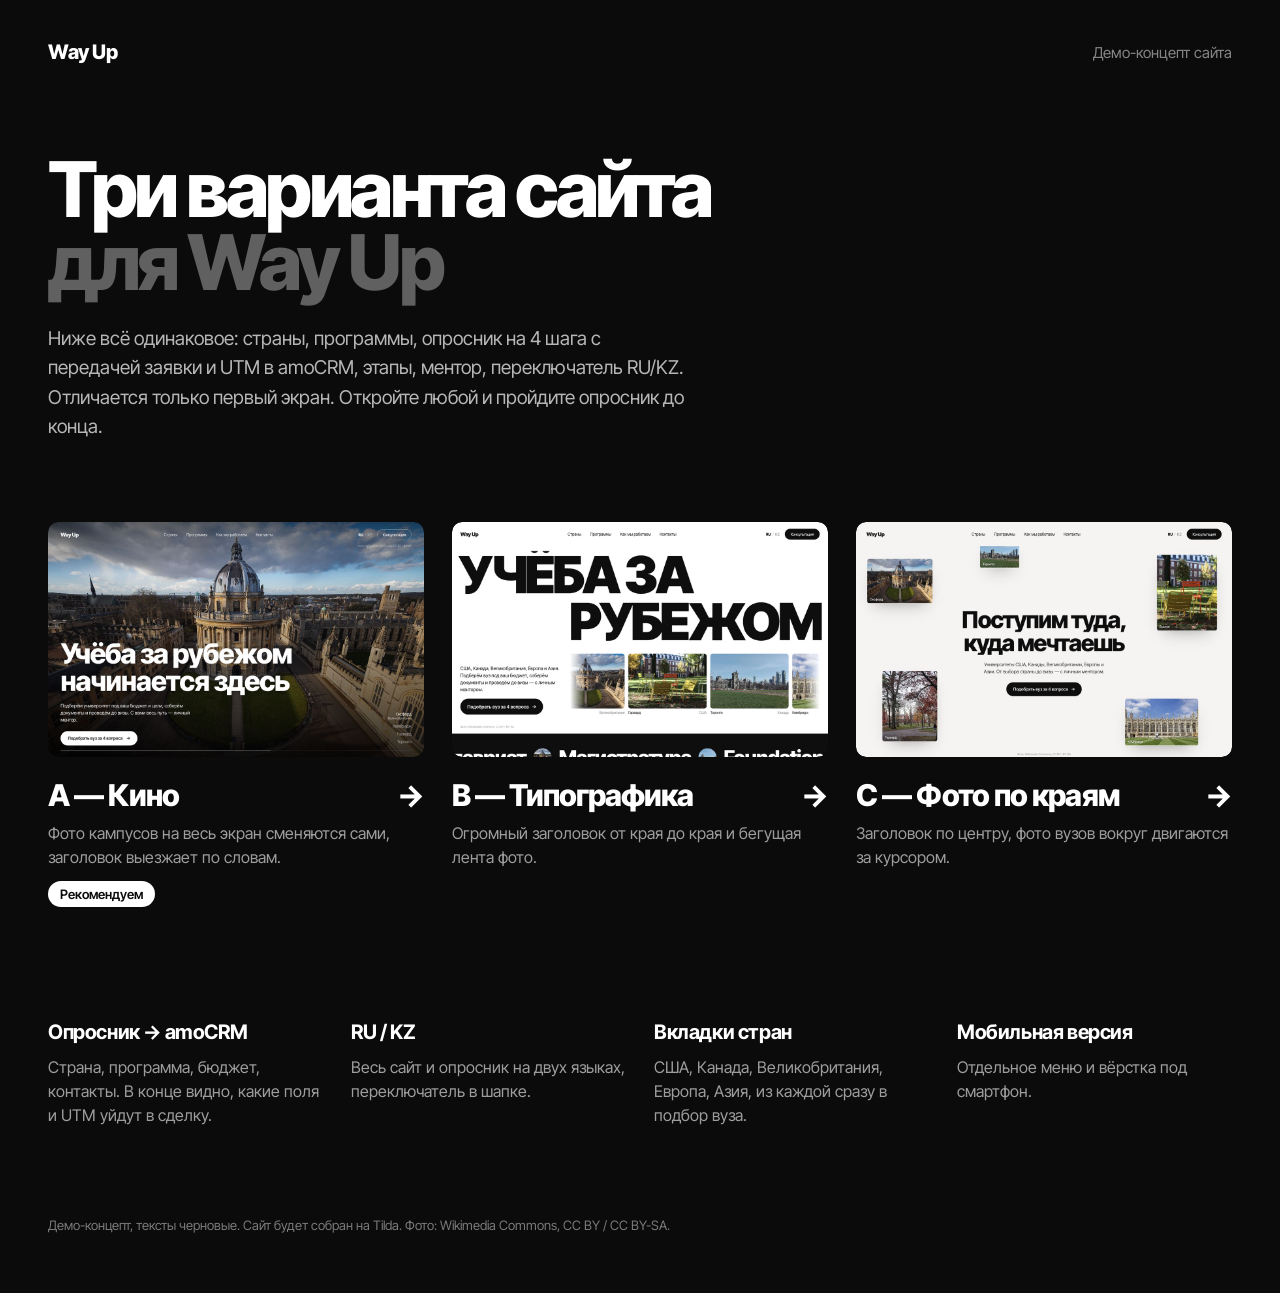
<file: index.html>
<!DOCTYPE html><html lang="ru"><head><meta charset="utf-8"><meta name="viewport" content="width=device-width,initial-scale=1">
<title>Way Up — демо сайта, 3 варианта</title>
<meta name="description" content="Way Up Global Education — демо-концепт сайта: три варианта первого экрана, опросник с передачей в amoCRM, RU/KZ.">
<link rel="icon" href="data:image/svg+xml,%3Csvg xmlns=%22http://www.w3.org/2000/svg%22 viewBox=%220 0 32 32%22%3E%3Crect width=%2232%22 height=%2232%22 rx=%226%22 fill=%22%230b0b0c%22/%3E%3Ctext x=%2216%22 y=%2223%22 font-size=%2218%22 font-family=%22Arial%22 font-weight=%22700%22 fill=%22white%22 text-anchor=%22middle%22%3EW%3C/text%3E%3C/svg%3E">
<link rel="preconnect" href="https://fonts.googleapis.com"><link rel="preconnect" href="https://fonts.gstatic.com" crossorigin>
<link href="https://fonts.googleapis.com/css2?family=Inter+Tight:wght@400;500;600;800&display=swap" rel="stylesheet">
<style>
*{box-sizing:border-box;margin:0;padding:0}
body{font-family:"Inter Tight",system-ui,sans-serif;background:#0b0b0c;color:#fff;-webkit-font-smoothing:antialiased;padding:40px 48px 60px}
a{color:inherit;text-decoration:none}
header{display:flex;justify-content:space-between;align-items:center;font-size:15px}
header b{font-weight:800;font-size:20px;letter-spacing:-.02em}
header span{opacity:.5}
h1{font-weight:800;font-size:clamp(40px,6vw,96px);letter-spacing:-.045em;line-height:.95;margin:90px 0 24px;max-width:13ch}
h1 i{font-style:normal;opacity:.35}
.lead{font-size:19px;line-height:1.55;opacity:.7;max-width:640px;margin-bottom:80px}
.grid{display:grid;grid-template-columns:repeat(3,1fr);gap:28px}
.v img{width:100%;aspect-ratio:16/10;object-fit:cover;border-radius:10px;display:block;transition:transform .6s cubic-bezier(.2,.8,.2,1)}
.v .im{overflow:hidden;border-radius:10px}
.v:hover img{transform:scale(1.04)}
.v h2{font-weight:800;font-size:30px;letter-spacing:-.03em;margin-top:20px;display:flex;justify-content:space-between}
.v h2 i{font-style:normal;transition:transform .3s}.v:hover h2 i{transform:translateX(6px)}
.v p{font-size:16px;line-height:1.5;opacity:.6;margin-top:8px}
.v small{display:inline-block;margin-top:12px;font-size:13px;font-weight:600;background:#fff;color:#0b0b0c;padding:5px 12px;border-radius:999px}
.feat{display:grid;grid-template-columns:repeat(4,1fr);gap:28px;margin-top:110px;font-size:16px;line-height:1.5}
.feat b{display:block;font-size:20px;letter-spacing:-.02em;margin-bottom:8px}
.feat span{opacity:.6}
footer{margin-top:90px;font-size:13px;opacity:.45}
@media(max-width:900px){body{padding:20px 20px 40px}.grid,.feat{grid-template-columns:1fr;gap:44px}h1{margin-top:60px}.lead{margin-bottom:50px;font-size:17px}.feat{margin-top:70px;gap:26px}}
</style></head><body>
<header><b>Way Up</b><span>Демо-концепт сайта</span></header>
<h1>Три варианта сайта <i>для Way Up</i></h1>
<p class="lead">Ниже всё одинаковое: страны, программы, опросник на 4 шага с передачей заявки и UTM в amoCRM, этапы, ментор, переключатель RU/KZ. Отличается только первый экран. Откройте любой и пройдите опросник до конца.</p>
<div class="grid">
  <a class="v" href="hero/a.html"><div class="im"><img src="preview/a.jpg" alt="Вариант A"></div><h2>A — Кино <i>→</i></h2><p>Фото кампусов на весь экран сменяются сами, заголовок выезжает по словам.</p><small>Рекомендуем</small></a>
  <a class="v" href="hero/b.html"><div class="im"><img src="preview/b.jpg" alt="Вариант B"></div><h2>B — Типографика <i>→</i></h2><p>Огромный заголовок от края до края и бегущая лента фото.</p></a>
  <a class="v" href="hero/c.html"><div class="im"><img src="preview/c.jpg" alt="Вариант C"></div><h2>C — Фото по краям <i>→</i></h2><p>Заголовок по центру, фото вузов вокруг двигаются за курсором.</p></a>
</div>
<div class="feat">
  <div><b>Опросник → amoCRM</b><span>Страна, программа, бюджет, контакты. В конце видно, какие поля и UTM уйдут в сделку.</span></div>
  <div><b>RU / KZ</b><span>Весь сайт и опросник на двух языках, переключатель в шапке.</span></div>
  <div><b>Вкладки стран</b><span>США, Канада, Великобритания, Европа, Азия, из каждой сразу в подбор вуза.</span></div>
  <div><b>Мобильная версия</b><span>Отдельное меню и вёрстка под смартфон.</span></div>
</div>
<footer>Демо-концепт, тексты черновые. Сайт будет собран на Tilda. Фото: Wikimedia Commons, CC BY / CC BY-SA.</footer>
</body></html>
</file>
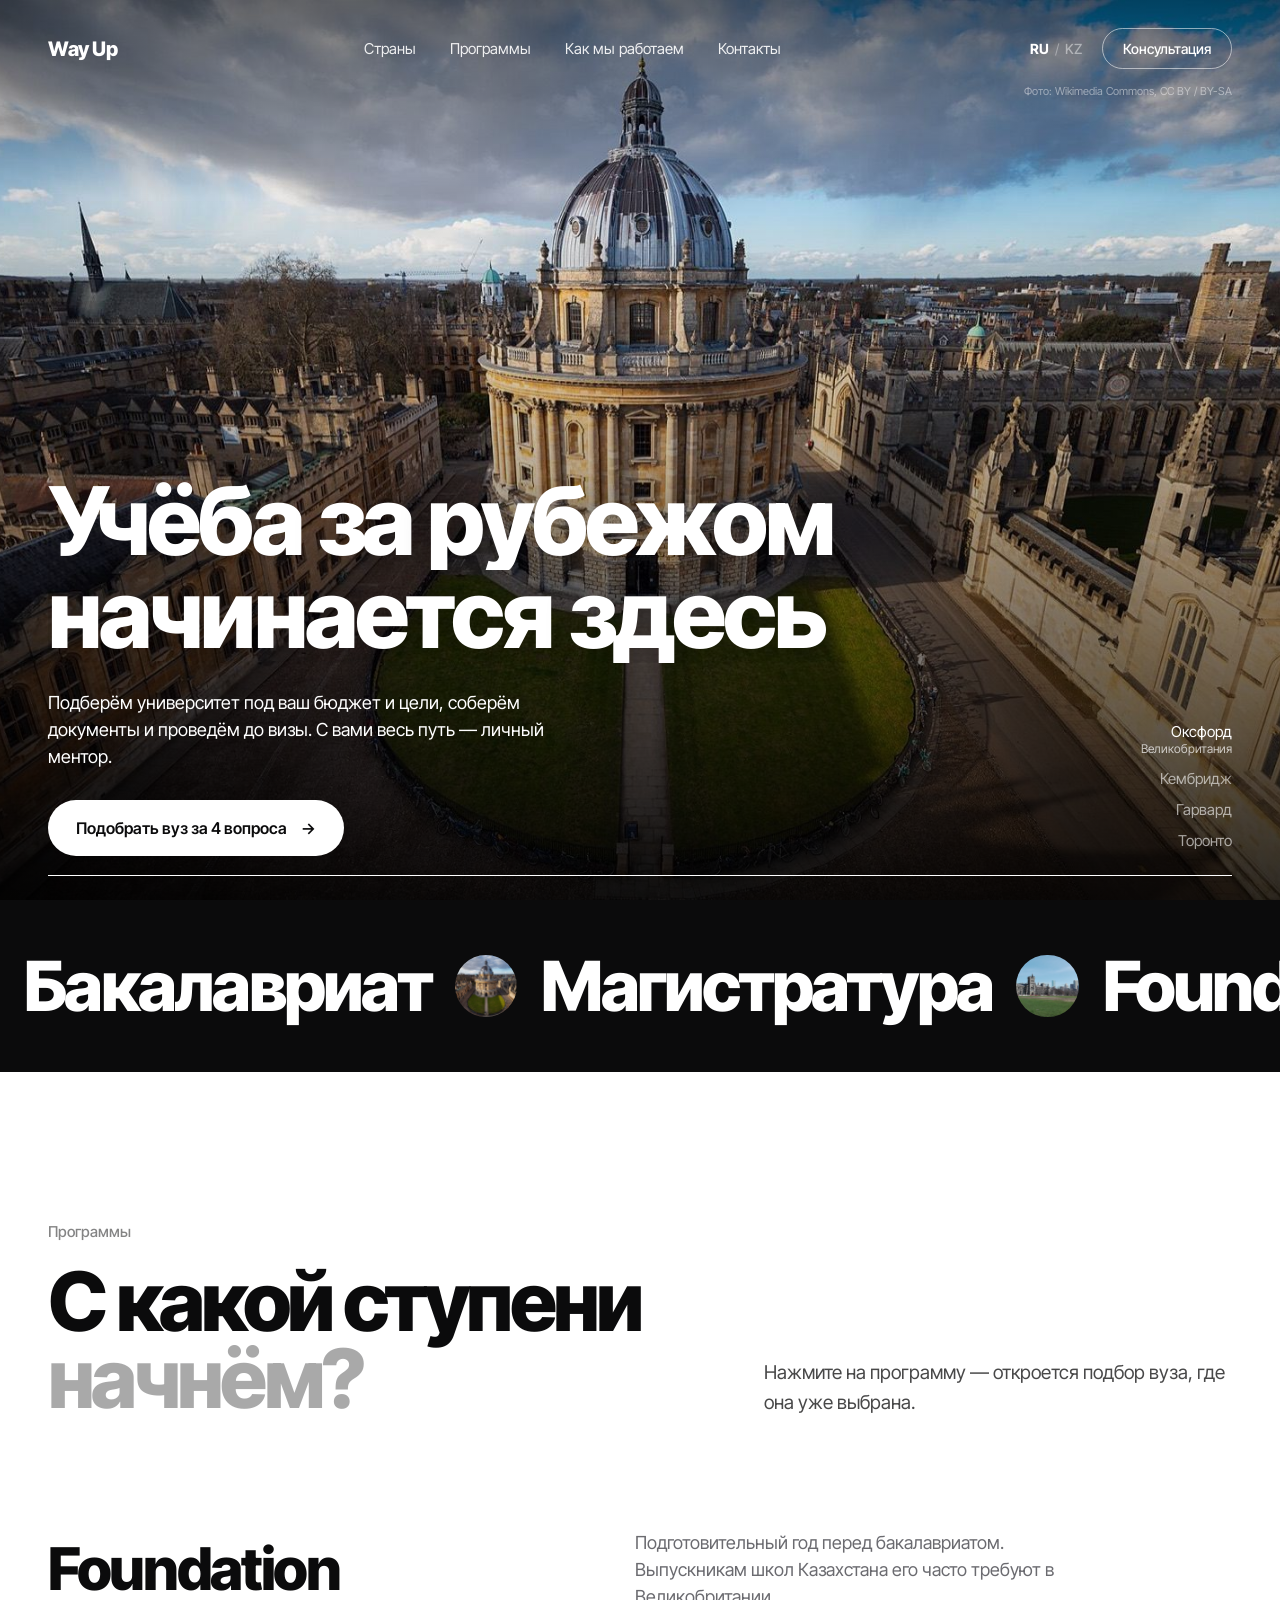
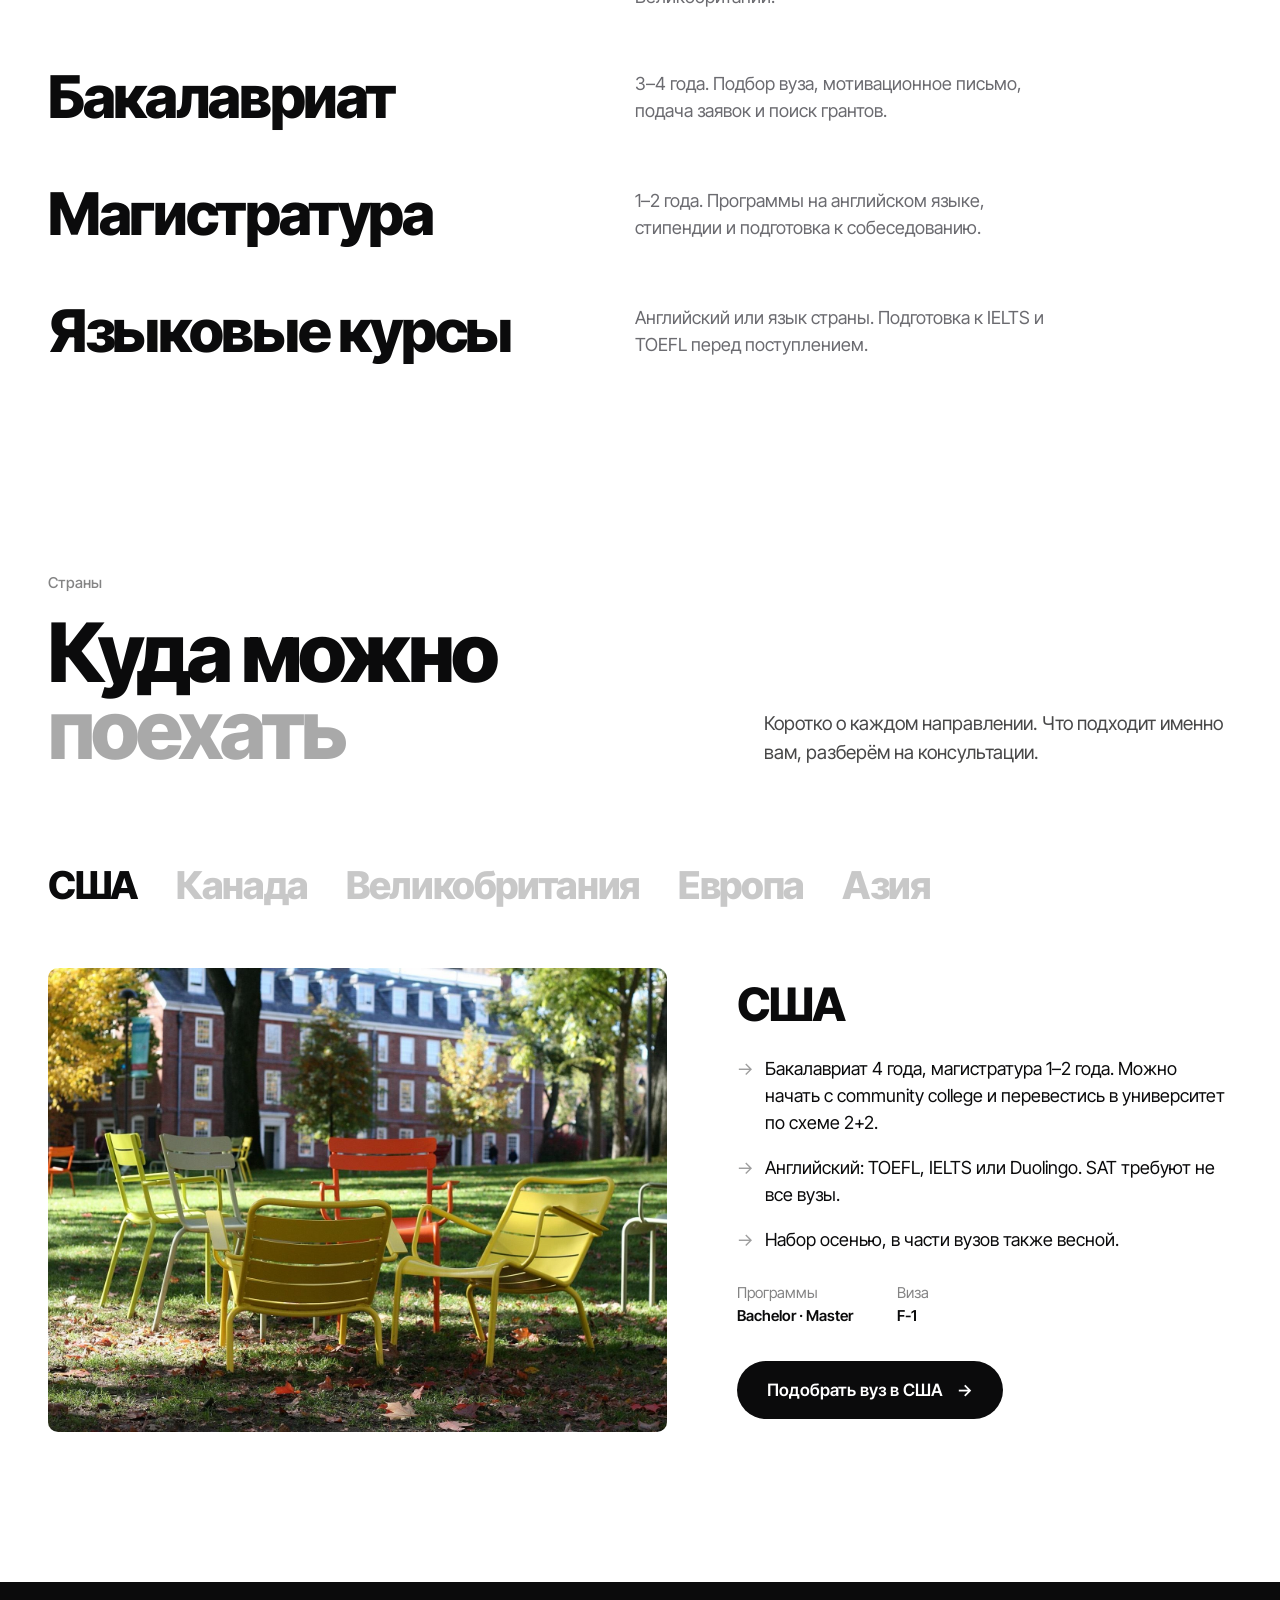
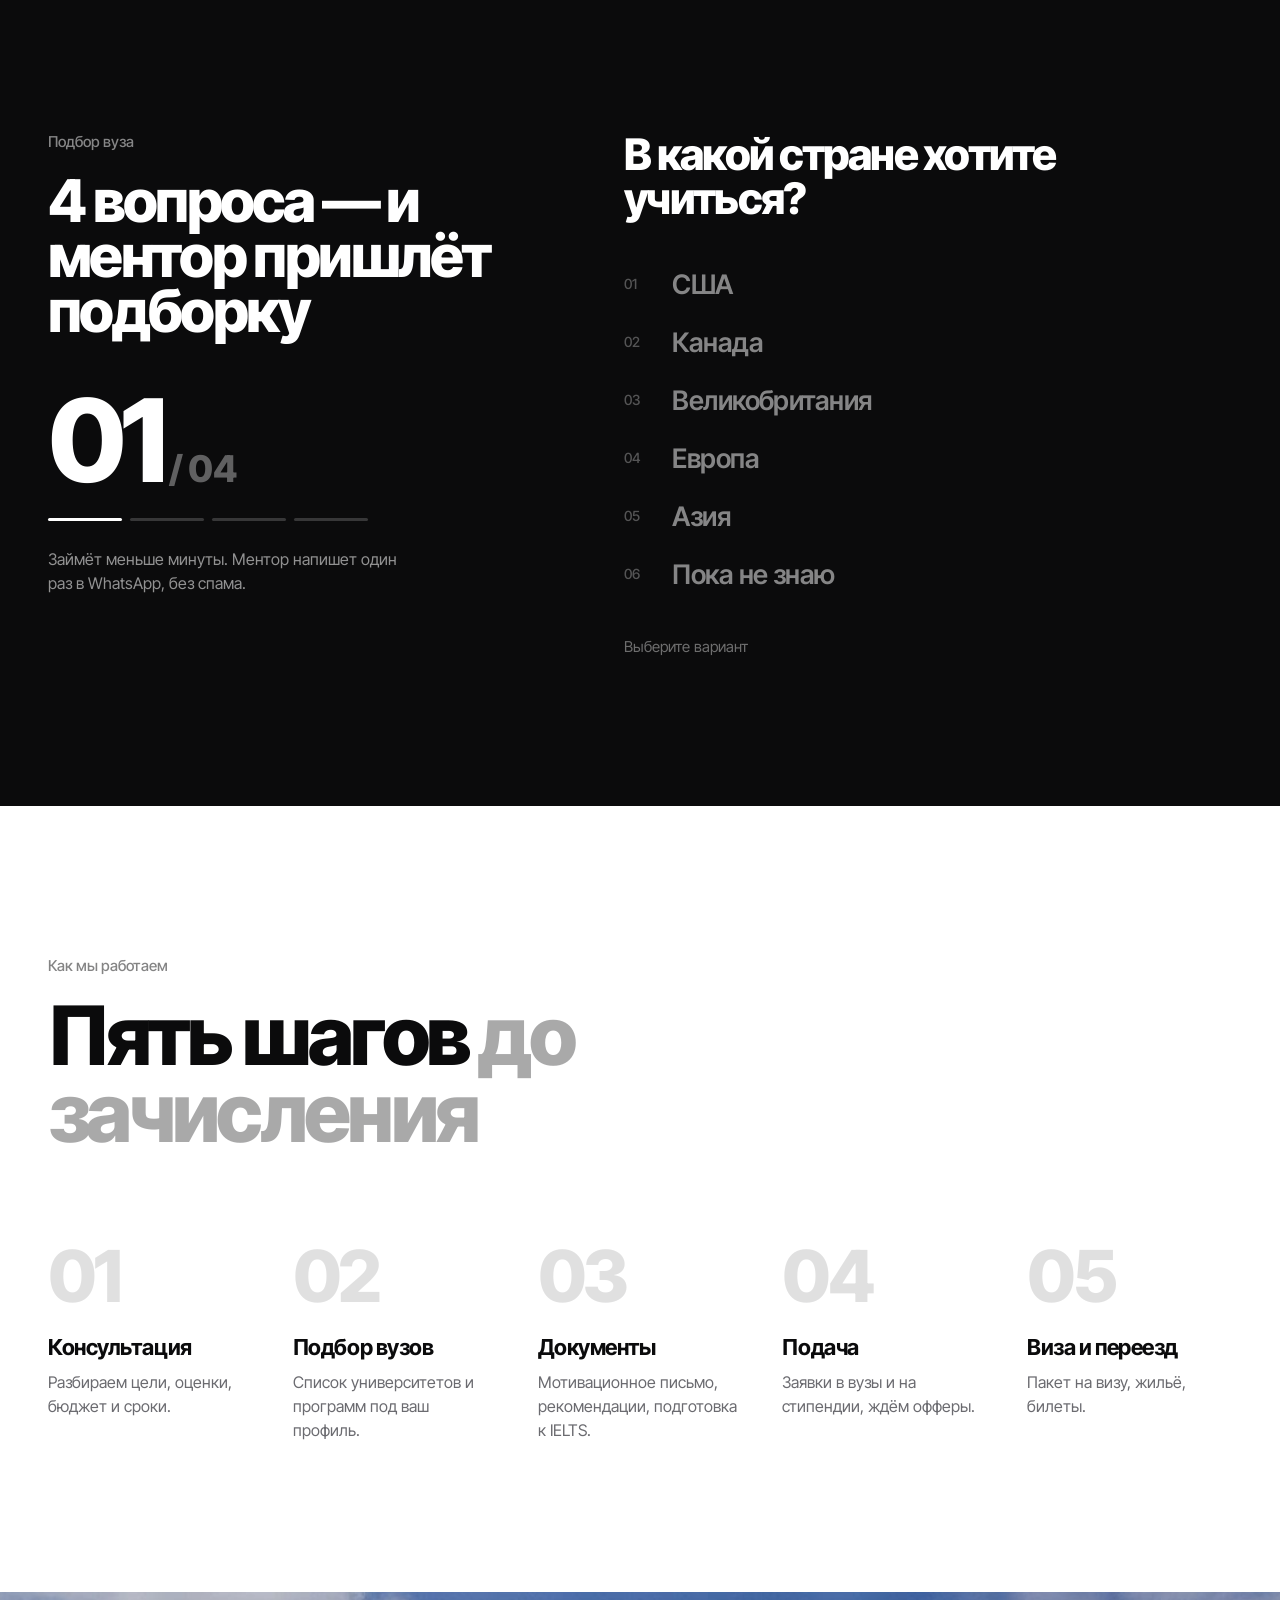
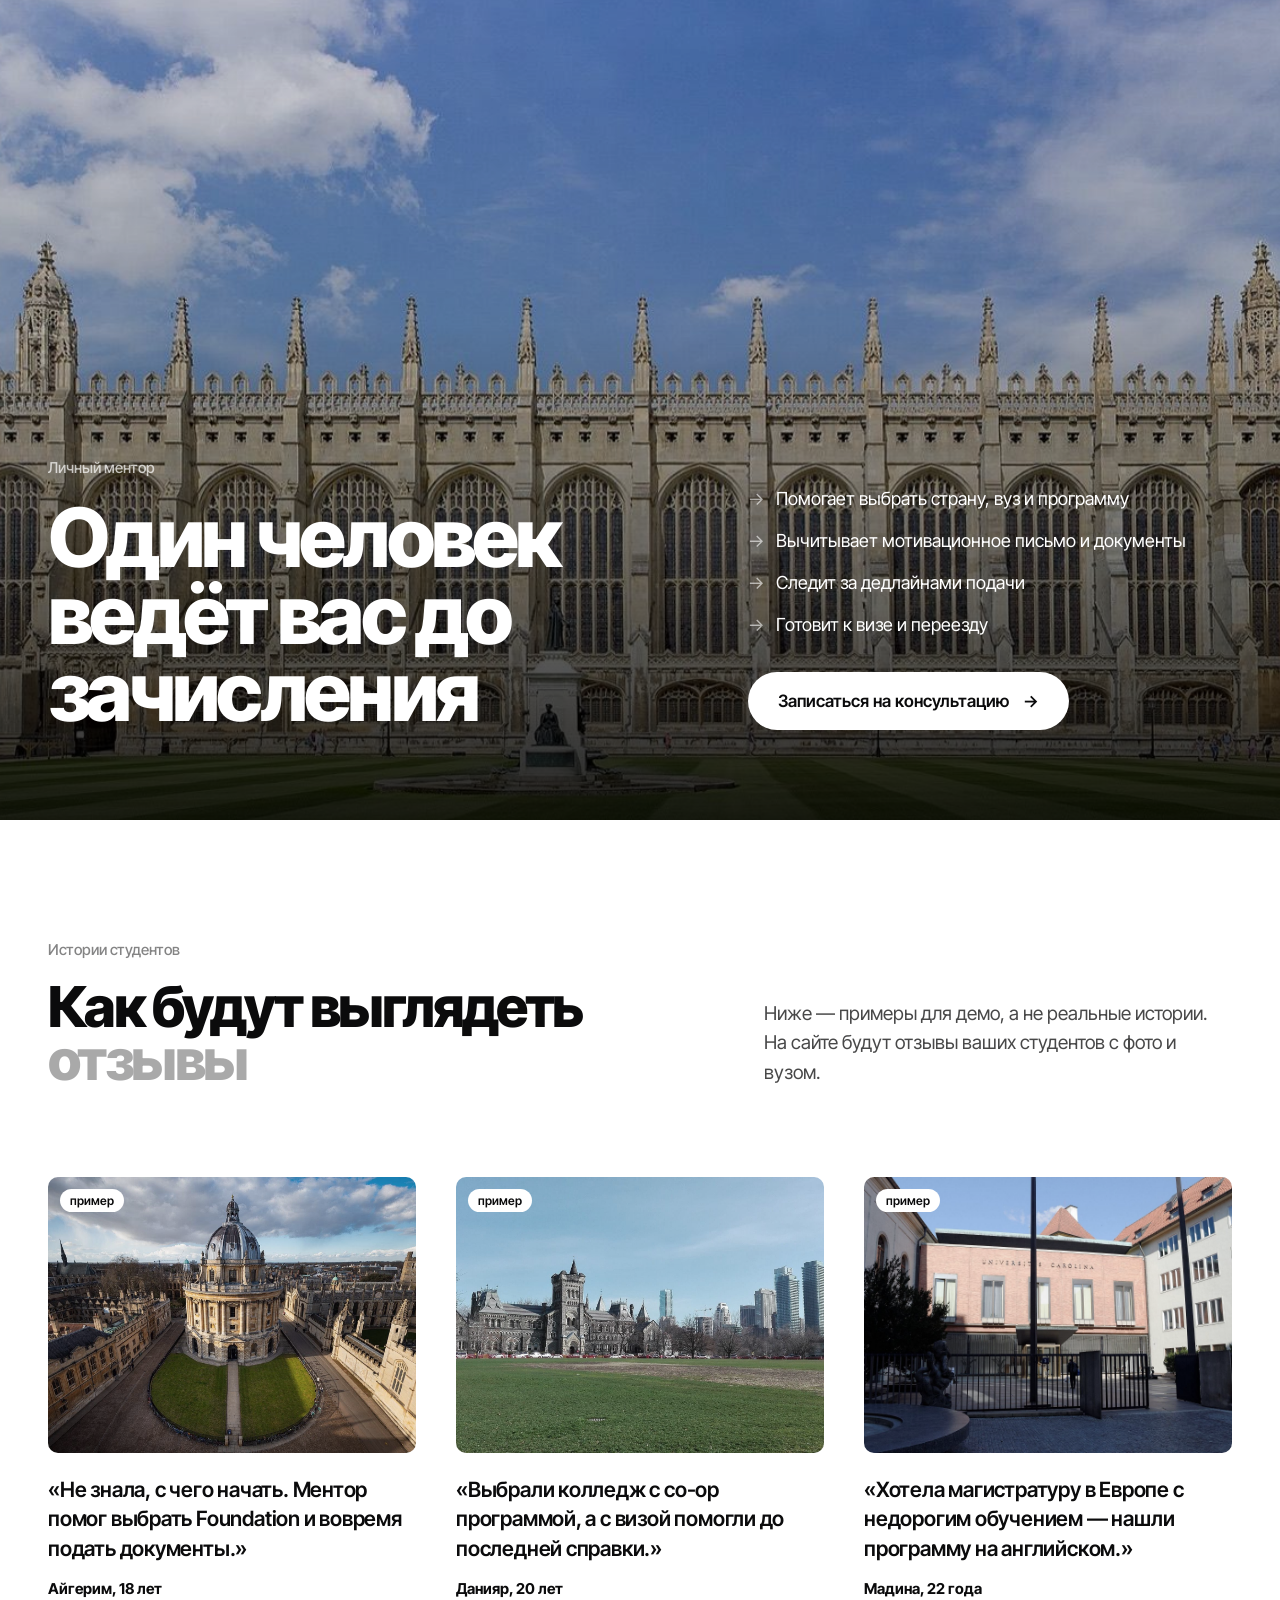
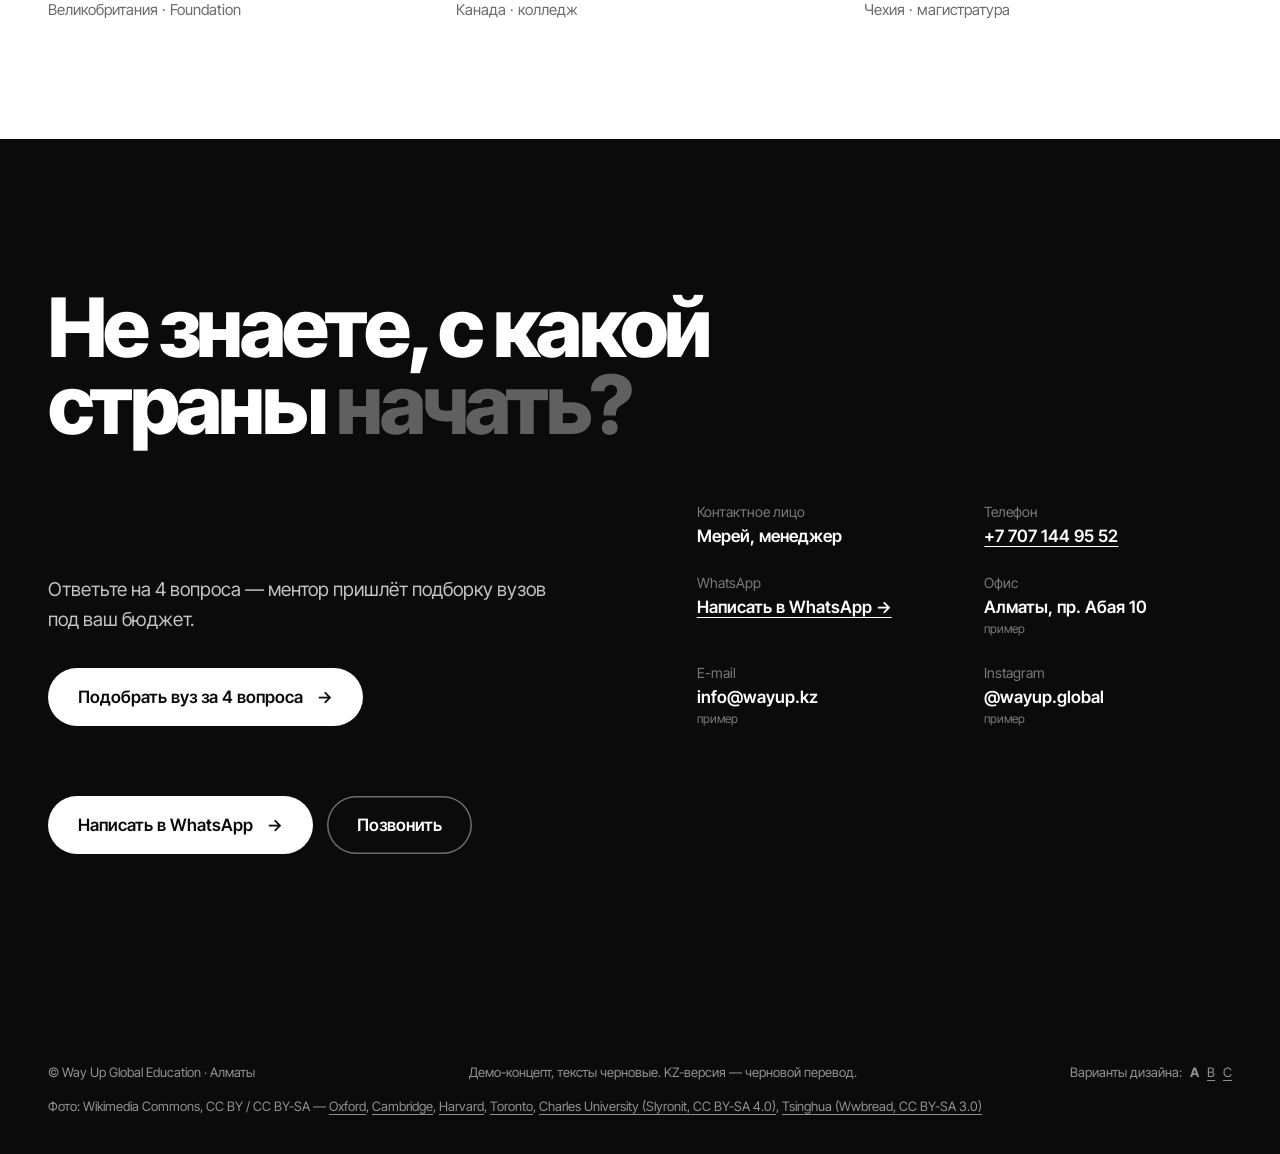
<file: hero/a.html>
<!DOCTYPE html><html lang="ru"><head><meta charset="utf-8"><meta name="viewport" content="width=device-width,initial-scale=1">
<title>Way Up — вариант A</title>
<link rel="preconnect" href="https://fonts.googleapis.com"><link rel="preconnect" href="https://fonts.gstatic.com" crossorigin>
<link href="https://fonts.googleapis.com/css2?family=Inter+Tight:wght@400;500;600;800&display=swap" rel="stylesheet">
<link rel="icon" href="data:image/svg+xml,%3Csvg xmlns=%22http://www.w3.org/2000/svg%22 viewBox=%220 0 32 32%22%3E%3Crect width=%2232%22 height=%2232%22 rx=%226%22 fill=%22%230b0b0c%22/%3E%3Ctext x=%2216%22 y=%2223%22 font-size=%2218%22 font-family=%22Arial%22 font-weight=%22700%22 fill=%22white%22 text-anchor=%22middle%22%3EW%3C/text%3E%3C/svg%3E">
<meta name="description" content="Way Up Global Education — учёба за рубежом: США, Канада, Великобритания, Европа, Азия. Демо-концепт сайта.">
<link rel="stylesheet" href="site.css">
<style>
*{box-sizing:border-box;margin:0;padding:0}
body{--paper:#fff;font-family:"Inter Tight",system-ui,sans-serif;background:#0b0b0c;color:#fff;-webkit-font-smoothing:antialiased}
a{color:inherit;text-decoration:none}
.hero{position:relative;height:100svh;min-height:620px;overflow:hidden}
.slide{position:absolute;inset:0;background-size:cover;background-position:center;opacity:0;transform:scale(1.12);transition:opacity 1.6s ease,transform 7s linear}
.slide.on{opacity:1;transform:scale(1)}
.hero::after{content:"";position:absolute;inset:0;background:linear-gradient(180deg,rgba(0,0,0,.5) 0%,rgba(0,0,0,0) 22%,rgba(0,0,0,.15) 42%,rgba(0,0,0,.82) 100%)}
.site-nav{position:fixed;z-index:20;top:0;left:0;right:0;display:flex;align-items:center;justify-content:space-between;padding:28px 48px}
.logo{font-weight:800;font-size:20px;letter-spacing:-.02em}
.links{display:flex;gap:34px;font-size:15px;opacity:.9}
.right{display:flex;gap:18px;align-items:center;font-size:14px}
.site-nav.scrolled{background:rgba(11,11,12,.9);-webkit-backdrop-filter:blur(14px);backdrop-filter:blur(14px)}
.btn-o{border:1px solid rgba(255,255,255,.55);padding:11px 20px;border-radius:999px;font-weight:500;transition:background .3s,color .3s}
.btn-o:hover{background:#fff;color:#000}
.bottom{position:absolute;z-index:3;left:48px;right:48px;bottom:44px;display:grid;grid-template-columns:1fr auto;align-items:end;gap:40px}
h1{font-weight:800;font-size:clamp(46px,7.4vw,124px);line-height:.92;letter-spacing:-.03em;text-shadow:0 2px 30px rgba(0,0,0,.25)}
h1 .l{display:block;overflow:hidden;padding-bottom:.06em}
h1 .w{display:inline-block;transform:translateY(105%);animation:up 1.1s cubic-bezier(.2,.8,.2,1) forwards}
@keyframes up{to{transform:none}}
.sub{margin-top:26px;max-width:520px;font-size:18px;line-height:1.5;opacity:0;animation:fade 1s .9s forwards}
.cta{display:inline-flex;align-items:center;gap:14px;margin-top:30px;background:#fff;color:#0b0b0c;padding:18px 28px;border-radius:999px;font-weight:600;font-size:16px;opacity:0;animation:fade 1s 1.1s forwards;transition:transform .3s}
.cta:hover{transform:translateY(-2px)}
.cta i{font-style:normal;transition:transform .3s}.cta:hover i{transform:translateX(4px)}
@keyframes fade{to{opacity:1}}
.countries{list-style:none;text-align:right;font-size:15px;opacity:0;animation:fade 1s 1.3s forwards}
.countries li{padding:6px 0;opacity:.6;transition:opacity .5s;cursor:pointer}
.countries li.on{opacity:1}
.countries li small{display:block;font-size:12px;opacity:.7;height:0;overflow:hidden;transition:height .5s}
.countries li.on small{height:16px}
.bar{position:absolute;z-index:3;left:48px;right:48px;bottom:24px;height:1px;background:rgba(255,255,255,.2)}
.bar i{display:block;height:100%;width:0;background:#fff}
.bar i.run{animation:bar 6s linear forwards}@keyframes bar{to{width:100%}}
.credit{position:absolute;z-index:3;right:48px;top:84px;font-size:11px;opacity:.45}
@media(max-width:760px){.site-nav{padding:20px}.right{gap:10px}.links{display:none}.bottom{left:20px;right:20px;bottom:36px;grid-template-columns:1fr}.countries{display:none}.bar{left:20px;right:20px}.sub{font-size:16px}.credit{right:20px;top:64px}}
</style></head><body data-lang="ru" id="top">
<section class="hero">
  <div class="slide on" style="background-image:url(img/oxford.jpg)"></div>
  <div class="slide" style="background-image:url(img/cambridge.jpg)"></div>
  <div class="slide" style="background-image:url(img/harvard.jpg)"></div>
  <div class="slide" style="background-image:url(img/toronto.jpg)"></div>
  <nav class="site-nav"><a class="logo" href="#top">Way Up</a>
    <div class="links"><a href="#countries"><span class="ru">Страны</span><span class="kz">Елдер</span></a><a href="#programs"><span class="ru">Программы</span><span class="kz">Бағдарламалар</span></a><a href="#stages"><span class="ru">Как мы работаем</span><span class="kz">Қалай жұмыс істейміз</span></a><a href="#contacts"><span class="ru">Контакты</span><span class="kz">Байланыс</span></a></div>
    <div class="right"><div class="lang"><button type="button" data-set-lang="ru" aria-pressed="true">RU</button><i>/</i><button type="button" data-set-lang="kz" aria-pressed="false">KZ</button></div><a class="btn-o nav-cta" href="#quiz" data-quiz><span class="ru">Консультация</span><span class="kz">Кеңес алу</span></a><button type="button" class="burger" aria-label="Меню"><i></i><i></i></button></div></nav>
  <div class="credit">Фото: Wikimedia Commons, CC BY / BY-SA</div>
  <div class="bottom">
    <div>
      <h1><span class="ru"><span class="l"><span class="w">Учёба</span> <span class="w" style="animation-delay:.08s">за</span> <span class="w" style="animation-delay:.16s">рубежом</span></span><span class="l"><span class="w" style="animation-delay:.28s">начинается</span> <span class="w" style="animation-delay:.36s">здесь</span></span></span><span class="kz"><span class="l"><span class="w">Шетелде</span> <span class="w" style="animation-delay:.08s">оқу</span></span><span class="l"><span class="w" style="animation-delay:.2s">осы</span> <span class="w" style="animation-delay:.28s">жерден</span></span><span class="l"><span class="w" style="animation-delay:.36s">басталады</span></span></span></h1>
      <p class="sub"><span class="ru">Подберём университет под ваш бюджет и цели, соберём документы и проведём до визы. С вами весь путь — личный ментор.</span><span class="kz">Бюджетіңіз бен мақсатыңызға сай университет таңдаймыз, құжаттарды жинап, визаға дейін жеткіземіз. Бүкіл жолда қасыңызда — жеке ментор.</span></p>
      <a class="cta" href="#quiz" data-quiz><span class="ru">Подобрать вуз за 4 вопроса</span><span class="kz">4 сұрақпен университет таңдау</span> <i>→</i></a>
    </div>
    <ul class="countries" id="cl">
      <li class="on">Оксфорд<small><span class="ru">Великобритания</span><span class="kz">Ұлыбритания</span></small></li>
      <li>Кембридж<small><span class="ru">Великобритания</span><span class="kz">Ұлыбритания</span></small></li>
      <li>Гарвард<small><span class="ru">США</span><span class="kz">АҚШ</span></small></li>
      <li>Торонто<small>Канада</small></li>
    </ul>
  </div>
  <div class="bar"><i id="bar" class="run"></i></div>
</section>
<!--SECTIONS:BEGIN-->
<!-- Общие секции для A/B/C. Правится здесь, потом: python3 build.py -->
<!-- KZ-тексты — черновой перевод, на вычитку Мерей -->
<div class="ticker2" aria-hidden="true"><div class="tt">
  <div class="grp"><span class="ru">Бакалавриат</span><span class="kz">Бакалавриат</span><img src="img/oxford.jpg" alt=""><span class="ru">Магистратура</span><span class="kz">Магистратура</span><img src="img/toronto.jpg" alt=""><span>Foundation</span><img src="img/harvard2.jpg" alt=""><span class="ru">Языковые курсы</span><span class="kz">Тіл курстары</span><img src="img/cambridge.jpg" alt=""><span class="ru">Летние школы</span><span class="kz">Жазғы мектептер</span><img src="img/prague.jpg" alt=""><span class="ru">Гранты и стипендии</span><span class="kz">Гранттар мен стипендиялар</span><img src="img/tsinghua.jpg" alt=""></div>
  <div class="grp"><span class="ru">Бакалавриат</span><span class="kz">Бакалавриат</span><img src="img/oxford.jpg" alt=""><span class="ru">Магистратура</span><span class="kz">Магистратура</span><img src="img/toronto.jpg" alt=""><span>Foundation</span><img src="img/harvard2.jpg" alt=""><span class="ru">Языковые курсы</span><span class="kz">Тіл курстары</span><img src="img/cambridge.jpg" alt=""><span class="ru">Летние школы</span><span class="kz">Жазғы мектептер</span><img src="img/prague.jpg" alt=""><span class="ru">Гранты и стипендии</span><span class="kz">Гранттар мен стипендиялар</span><img src="img/tsinghua.jpg" alt=""></div>
</div></div>

<section class="sx" id="programs">
  <div class="wrapx">
    <div class="head2 rv">
      <div><div class="eyebrow"><span class="ru">Программы</span><span class="kz">Бағдарламалар</span></div>
        <h2 class="h2"><span class="ru">С какой ступени <span class="soft">начнём?</span></span><span class="kz">Қай сатыдан <span class="soft">бастаймыз?</span></span></h2></div>
      <p class="lead2"><span class="ru">Нажмите на программу — откроется подбор вуза, где она уже выбрана.</span><span class="kz">Бағдарламаны басыңыз — ол таңдалған университет іріктеуі ашылады.</span></p>
    </div>
    <div class="progs rv">
      <button type="button" class="prog" data-quiz data-program="Foundation"><b>Foundation</b><p><span class="ru">Подготовительный год перед бакалавриатом. Выпускникам школ Казахстана его часто требуют в Великобритании.</span><span class="kz">Бакалавриат алдындағы дайындық жылы. Ұлыбританияда Қазақстан мектеп түлектерінен оны жиі талап етеді.</span></p><i>→</i></button>
      <button type="button" class="prog" data-quiz data-program="Бакалавриат"><b>Бакалавриат</b><p><span class="ru">3–4 года. Подбор вуза, мотивационное письмо, подача заявок и поиск грантов.</span><span class="kz">3–4 жыл. Университет таңдау, мотивациялық хат, өтінім беру және грант іздеу.</span></p><i>→</i></button>
      <button type="button" class="prog" data-quiz data-program="Магистратура"><b>Магистратура</b><p><span class="ru">1–2 года. Программы на английском языке, стипендии и подготовка к собеседованию.</span><span class="kz">1–2 жыл. Ағылшын тіліндегі бағдарламалар, стипендиялар және сұхбатқа дайындық.</span></p><i>→</i></button>
      <button type="button" class="prog" data-quiz data-program="Языковые курсы"><b><span class="ru">Языковые курсы</span><span class="kz">Тіл курстары</span></b><p><span class="ru">Английский или язык страны. Подготовка к IELTS и TOEFL перед поступлением.</span><span class="kz">Ағылшын немесе сол елдің тілі. Түсер алдында IELTS пен TOEFL-ге дайындық.</span></p><i>→</i></button>
    </div>
  </div>
</section>

<section class="sx" id="countries" style="padding-top:40px">
  <div class="wrapx">
    <div class="head2 rv">
      <div><div class="eyebrow"><span class="ru">Страны</span><span class="kz">Елдер</span></div>
        <h2 class="h2"><span class="ru">Куда можно <span class="soft">поехать</span></span><span class="kz">Қайда <span class="soft">баруға болады</span></span></h2></div>
      <p class="lead2"><span class="ru">Коротко о каждом направлении. Что подходит именно вам, разберём на консультации.</span><span class="kz">Әр бағыт туралы қысқаша. Сізге не сай келетінін кеңесте талдаймыз.</span></p>
    </div>
    <div class="tabs2 rv" role="tablist">
      <button type="button" class="tab2" role="tab" aria-selected="true" data-tab="us"><span class="ru">США</span><span class="kz">АҚШ</span></button>
      <button type="button" class="tab2" role="tab" aria-selected="false" data-tab="ca">Канада</button>
      <button type="button" class="tab2" role="tab" aria-selected="false" data-tab="gb"><span class="ru">Великобритания</span><span class="kz">Ұлыбритания</span></button>
      <button type="button" class="tab2" role="tab" aria-selected="false" data-tab="eu"><span class="ru">Европа</span><span class="kz">Еуропа</span></button>
      <button type="button" class="tab2" role="tab" aria-selected="false" data-tab="as">Азия</button>
    </div>
    <div class="rv">
      <div class="pan on" data-pan="us">
        <figure><img src="img/harvard2.jpg" alt="Гарвардский университет"></figure>
        <div><h3><span class="ru">США</span><span class="kz">АҚШ</span></h3>
          <ul><li><span class="ru">Бакалавриат 4 года, магистратура 1–2 года. Можно начать с community college и перевестись в университет по схеме 2+2.</span><span class="kz">Бакалавриат 4 жыл, магистратура 1–2 жыл. Community college-дан бастап, 2+2 схемасы бойынша университетке ауысуға болады.</span></li>
          <li><span class="ru">Английский: TOEFL, IELTS или Duolingo. SAT требуют не все вузы.</span><span class="kz">Ағылшын тілі: TOEFL, IELTS немесе Duolingo. SAT-ты барлық университет талап етпейді.</span></li>
          <li><span class="ru">Набор осенью, в части вузов также весной.</span><span class="kz">Қабылдау күзде, кейбір университеттерде көктемде де.</span></li></ul>
          <div class="meta"><div><span class="ru">Программы</span><span class="kz">Бағдарламалар</span><b>Bachelor · Master</b></div><div><span class="ru">Виза</span><span class="kz">Виза</span><b>F-1</b></div></div>
          <button type="button" class="bigbtn" data-quiz data-country="США"><span class="ru">Подобрать вуз в США</span><span class="kz">АҚШ-тан университет таңдау</span> <i>→</i></button></div>
      </div>
      <div class="pan" data-pan="ca">
        <figure><img src="img/toronto.jpg" alt="Университет Торонто"></figure>
        <div><h3>Канада</h3>
          <ul><li><span class="ru">Университеты и колледжи, программы с оплачиваемой практикой (co-op).</span><span class="kz">Университеттер мен колледждер, ақылы тәжірибесі бар бағдарламалар (co-op).</span></li>
          <li><span class="ru">После выпуска можно получить разрешение на работу (PGWP), если программа подходит под условия.</span><span class="kz">Бағдарлама талаптарға сай болса, бітіргеннен кейін жұмысқа рұқсат (PGWP) алуға болады.</span></li>
          <li><span class="ru">Набор в сентябре и январе, на части программ также в мае.</span><span class="kz">Қабылдау қыркүйек пен қаңтарда, кейбір бағдарламаларда мамырда да.</span></li></ul>
          <div class="meta"><div><span class="ru">Программы</span><span class="kz">Бағдарламалар</span><b>College · University</b></div><div><span class="ru">Документ</span><span class="kz">Құжат</span><b>Study permit</b></div></div>
          <button type="button" class="bigbtn" data-quiz data-country="Канада"><span class="ru">Подобрать вуз в Канаде</span><span class="kz">Канададан университет таңдау</span> <i>→</i></button></div>
      </div>
      <div class="pan" data-pan="gb">
        <figure><img src="img/oxford.jpg" alt="Оксфорд"></figure>
        <div><h3><span class="ru">Великобритания</span><span class="kz">Ұлыбритания</span></h3>
          <ul><li><span class="ru">Бакалавриат 3 года, магистратура 1 год.</span><span class="kz">Бакалавриат 3 жыл, магистратура 1 жыл.</span></li>
          <li><span class="ru">На бакалавриат подают через UCAS. Выпускникам школ Казахстана часто нужен Foundation.</span><span class="kz">Бакалавриатқа өтінім UCAS арқылы беріледі. Қазақстан мектеп түлектеріне көбіне Foundation қажет.</span></li>
          <li><span class="ru">После выпуска есть виза Graduate Route, чтобы остаться и работать.</span><span class="kz">Бітіргеннен кейін қалып жұмыс істеуге арналған Graduate Route визасы бар.</span></li></ul>
          <div class="meta"><div><span class="ru">Программы</span><span class="kz">Бағдарламалар</span><b>Foundation · BA · MSc</b></div><div><span class="ru">Виза</span><span class="kz">Виза</span><b>Student visa</b></div></div>
          <button type="button" class="bigbtn" data-quiz data-country="Великобритания"><span class="ru">Подобрать вуз в Британии</span><span class="kz">Ұлыбританиядан университет таңдау</span> <i>→</i></button></div>
      </div>
      <div class="pan" data-pan="eu">
        <figure><img src="img/prague.jpg" alt="Карлов университет, Прага"></figure>
        <div><h3><span class="ru">Европа</span><span class="kz">Еуропа</span></h3>
          <ul><li><span class="ru">Германия, Чехия, Италия, Нидерланды и другие страны.</span><span class="kz">Германия, Чехия, Италия, Нидерланды және басқа елдер.</span></li>
          <li><span class="ru">В государственных вузах ряда стран обучение бесплатное или недорогое.</span><span class="kz">Бірқатар елдердің мемлекеттік университеттерінде оқу тегін немесе арзан.</span></li>
          <li><span class="ru">Много программ на английском, но где-то нужен язык страны.</span><span class="kz">Ағылшын тіліндегі бағдарламалар көп, бірақ кей жерде сол елдің тілі қажет.</span></li></ul>
          <div class="meta"><div><span class="ru">Программы</span><span class="kz">Бағдарламалар</span><b>Bachelor · Master</b></div><div><span class="ru">Виза</span><span class="kz">Виза</span><b>National D</b></div></div>
          <button type="button" class="bigbtn" data-quiz data-country="Европа"><span class="ru">Подобрать вуз в Европе</span><span class="kz">Еуропадан университет таңдау</span> <i>→</i></button></div>
      </div>
      <div class="pan" data-pan="as">
        <figure><img src="img/tsinghua.jpg" alt="Университет Цинхуа"></figure>
        <div><h3>Азия</h3>
          <ul><li><span class="ru">Южная Корея, Китай, Малайзия, Япония.</span><span class="kz">Оңтүстік Корея, Қытай, Малайзия, Жапония.</span></li>
          <li><span class="ru">Государственные стипендии: GKS в Корее, CSC в Китае.</span><span class="kz">Мемлекеттік стипендиялар: Кореяда GKS, Қытайда CSC.</span></li>
          <li><span class="ru">В Малайзии работают кампусы британских и австралийских университетов.</span><span class="kz">Малайзияда британ және австралия университеттерінің кампустары жұмыс істейді.</span></li></ul>
          <div class="meta"><div><span class="ru">Гранты</span><span class="kz">Гранттар</span><b>GKS · CSC</b></div><div><span class="ru">Программы</span><span class="kz">Бағдарламалар</span><b>Bachelor · Master</b></div></div>
          <button type="button" class="bigbtn" data-quiz data-country="Азия"><span class="ru">Подобрать вуз в Азии</span><span class="kz">Азиядан университет таңдау</span> <i>→</i></button></div>
      </div>
    </div>
  </div>
</section>

<section class="sx dark" id="quiz">
  <div class="wrapx quiz2">
    <div class="rv">
      <div class="eyebrow"><span class="ru">Подбор вуза</span><span class="kz">Университет іріктеу</span></div>
      <h2 class="h2" style="font-size:clamp(38px,4.6vw,72px)"><span class="ru">4 вопроса — и ментор пришлёт подборку</span><span class="kz">4 сұрақ — ментор іріктеме жібереді</span></h2>
      <div class="qcount"><span id="qn">01</span><small> / 04</small></div>
      <div class="qbar" id="qbar"><span class="on"></span><span></span><span></span><span></span></div>
      <p class="qnote"><span class="ru">Займёт меньше минуты. Ментор напишет один раз в WhatsApp, без спама.</span><span class="kz">Бір минуттан аз уақыт алады. Ментор WhatsApp-қа бір рет жазады, спамсыз.</span></p>
    </div>
    <div class="rv">
      <form id="qform" novalidate>
        <input type="hidden" name="utm_source"><input type="hidden" name="utm_medium"><input type="hidden" name="utm_campaign"><input type="hidden" name="utm_content"><input type="hidden" name="utm_term">
        <div class="qs on" data-step="1" data-name="country">
          <h3><span class="ru">В какой стране хотите учиться?</span><span class="kz">Қай елде оқығыңыз келеді?</span></h3>
          <div class="opts2">
            <button type="button" class="opt2" data-v="США"><em>01</em><span class="ru">США</span><span class="kz">АҚШ</span></button>
            <button type="button" class="opt2" data-v="Канада"><em>02</em>Канада</button>
            <button type="button" class="opt2" data-v="Великобритания"><em>03</em><span class="ru">Великобритания</span><span class="kz">Ұлыбритания</span></button>
            <button type="button" class="opt2" data-v="Европа"><em>04</em><span class="ru">Европа</span><span class="kz">Еуропа</span></button>
            <button type="button" class="opt2" data-v="Азия"><em>05</em>Азия</button>
            <button type="button" class="opt2" data-v="Пока не знаю"><em>06</em><span class="ru">Пока не знаю</span><span class="kz">Әзірге білмеймін</span></button>
          </div>
        </div>
        <div class="qs" data-step="2" data-name="program">
          <h3><span class="ru">Какая программа нужна?</span><span class="kz">Қандай бағдарлама керек?</span></h3>
          <div class="opts2">
            <button type="button" class="opt2" data-v="Foundation"><em>01</em><span class="ru">Foundation, подготовительный год</span><span class="kz">Foundation, дайындық жылы</span></button>
            <button type="button" class="opt2" data-v="Бакалавриат"><em>02</em>Бакалавриат</button>
            <button type="button" class="opt2" data-v="Магистратура"><em>03</em>Магистратура</button>
            <button type="button" class="opt2" data-v="Языковые курсы"><em>04</em><span class="ru">Языковые курсы</span><span class="kz">Тіл курстары</span></button>
          </div>
        </div>
        <div class="qs" data-step="3" data-name="budget">
          <h3><span class="ru">Бюджет на год обучения?</span><span class="kz">Бір жылдық оқу бюджеті қанша?</span></h3>
          <div class="opts2">
            <button type="button" class="opt2" data-v="до $10 000"><em>01</em><span class="ru">До $10 000</span><span class="kz">$10 000-ға дейін</span></button>
            <button type="button" class="opt2" data-v="$10–25 тыс."><em>02</em><span class="ru">$10–25 тыс.</span><span class="kz">$10–25 мың</span></button>
            <button type="button" class="opt2" data-v="$25–50 тыс."><em>03</em><span class="ru">$25–50 тыс.</span><span class="kz">$25–50 мың</span></button>
            <button type="button" class="opt2" data-v="больше $50 тыс."><em>04</em><span class="ru">Больше $50 тыс.</span><span class="kz">$50 мыңнан көп</span></button>
            <button type="button" class="opt2" data-v="нужен грант"><em>05</em><span class="ru">Нужен грант</span><span class="kz">Грант керек</span></button>
          </div>
        </div>
        <div class="qs" data-step="4">
          <h3><span class="ru">Куда прислать подборку?</span><span class="kz">Іріктемені қайда жіберейік?</span></h3>
          <div class="two2">
            <div class="fld" id="fld-name"><label for="q-name"><span class="ru">Имя</span><span class="kz">Атыңыз</span></label><input id="q-name" name="name" autocomplete="given-name" data-ph-ru="Как к вам обращаться" data-ph-kz="Сізге қалай жүгінейік" placeholder="Как к вам обращаться"><div class="err"><span class="ru">Напишите имя</span><span class="kz">Атыңызды жазыңыз</span></div></div>
            <div class="fld" id="fld-phone"><label for="q-phone">WhatsApp</label><input id="q-phone" name="phone" type="tel" inputmode="tel" autocomplete="tel" placeholder="+7 7__ ___ __ __"><div class="err"><span class="ru">Номер целиком: +7 7XX XXX XX XX</span><span class="kz">Нөмірді толық жазыңыз: +7 7XX XXX XX XX</span></div></div>
          </div>
          <div class="fld"><label for="q-when"><span class="ru">Когда планируете поступать?</span><span class="kz">Қашан түсуді жоспарлайсыз?</span></label>
            <select id="q-when" name="intake"><option value="2027">2027</option><option value="2028">2028</option><option value="позже" data-ru="Позже" data-kz="Кейінірек">Позже</option></select></div>
          <button type="submit" class="bigbtn inv" style="margin-top:10px"><span class="ru">Получить подборку вузов</span><span class="kz">Іріктемені алу</span> <i>→</i></button>
          <p class="consent"><span class="ru">Нажимая кнопку, вы соглашаетесь на обработку данных.</span><span class="kz">Батырманы басу арқылы деректерді өңдеуге келісесіз.</span></p>
        </div>
        <div class="qrow"><button type="button" class="qback" id="qback" hidden>← <span class="ru">Назад</span><span class="kz">Артқа</span></button><span class="qhint" id="qhint"><span class="ru">Выберите вариант</span><span class="kz">Нұсқаны таңдаңыз</span></span></div>
      </form>
      <div class="done2" id="qdone">
        <h3><span class="ru">Спасибо! Заявка у ментора.</span><span class="kz">Рахмет! Өтініміңіз менторда.</span></h3>
        <p><span class="ru">Напишем в WhatsApp и пришлём подборку вузов. А ниже видно, как эта заявка попадёт в amoCRM.</span><span class="kz">WhatsApp арқылы жазып, университеттер іріктемесін жібереміз. Төменде бұл өтінім amoCRM-ге қалай түсетіні көрсетілген.</span></p>
        <div class="crm2"><div class="ch"><span class="ru">Сделка в amoCRM · демо</span><span class="kz">amoCRM-дегі мәміле · демо</span></div><div id="crmrows"></div></div>
        <a class="bigbtn inv" id="qwa" href="https://wa.me/77071449552?text=%D0%97%D0%B4%D1%80%D0%B0%D0%B2%D1%81%D1%82%D0%B2%D1%83%D0%B9%D1%82%D0%B5!%20%D0%A5%D0%BE%D1%87%D1%83%20%D0%BA%D0%BE%D0%BD%D1%81%D1%83%D0%BB%D1%8C%D1%82%D0%B0%D1%86%D0%B8%D1%8E%20%D0%BF%D0%BE%20%D1%83%D1%87%D1%91%D0%B1%D0%B5%20%D0%B7%D0%B0%20%D1%80%D1%83%D0%B1%D0%B5%D0%B6%D0%BE%D0%BC" target="_blank" rel="noopener" data-wa style="margin-top:34px"><span class="ru">Написать ментору в WhatsApp</span><span class="kz">Менторға WhatsApp-қа жазу</span> <i>→</i></a><br>
        <button type="button" class="again" id="qagain">↺ <span class="ru">Пройти заново</span><span class="kz">Қайта өту</span></button>
      </div>
    </div>
  </div>
</section>

<section class="sx" id="stages">
  <div class="wrapx">
    <div class="head2 rv">
      <div><div class="eyebrow"><span class="ru">Как мы работаем</span><span class="kz">Қалай жұмыс істейміз</span></div>
        <h2 class="h2"><span class="ru">Пять шагов <span class="soft">до зачисления</span></span><span class="kz">Қабылдануға дейін <span class="soft">бес қадам</span></span></h2></div>
    </div>
    <div class="steps2 rv">
      <div class="st2"><div class="n">01</div><h4><span class="ru">Консультация</span><span class="kz">Кеңес</span></h4><p><span class="ru">Разбираем цели, оценки, бюджет и сроки.</span><span class="kz">Мақсатты, бағаларды, бюджет пен мерзімді талдаймыз.</span></p></div>
      <div class="st2"><div class="n">02</div><h4><span class="ru">Подбор вузов</span><span class="kz">Университет таңдау</span></h4><p><span class="ru">Список университетов и программ под ваш профиль.</span><span class="kz">Профиліңізге сай университеттер мен бағдарламалар тізімі.</span></p></div>
      <div class="st2"><div class="n">03</div><h4><span class="ru">Документы</span><span class="kz">Құжаттар</span></h4><p><span class="ru">Мотивационное письмо, рекомендации, подготовка к IELTS.</span><span class="kz">Мотивациялық хат, ұсынымдар, IELTS-ке дайындық.</span></p></div>
      <div class="st2"><div class="n">04</div><h4><span class="ru">Подача</span><span class="kz">Өтінім</span></h4><p><span class="ru">Заявки в вузы и на стипендии, ждём офферы.</span><span class="kz">Университеттерге және стипендияға өтінім, офферлерді күтеміз.</span></p></div>
      <div class="st2"><div class="n">05</div><h4><span class="ru">Виза и переезд</span><span class="kz">Виза және көшу</span></h4><p><span class="ru">Пакет на визу, жильё, билеты.</span><span class="kz">Визаға құжаттар, тұрғын үй, билеттер.</span></p></div>
    </div>
  </div>
</section>

<section class="mentor2" id="mentor">
  <div class="bg" style="background-image:url(img/cambridge.jpg)"></div>
  <div class="wrapx">
    <div class="rv"><div class="eyebrow" style="opacity:.7"><span class="ru">Личный ментор</span><span class="kz">Жеке ментор</span></div>
      <h2 class="h2"><span class="ru">Один человек ведёт вас до зачисления</span><span class="kz">Сізді бір адам қабылданғанға дейін жүргізеді</span></h2></div>
    <div class="rv">
      <ul><li><span class="ru">Помогает выбрать страну, вуз и программу</span><span class="kz">Ел, университет және бағдарлама таңдауға көмектеседі</span></li>
        <li><span class="ru">Вычитывает мотивационное письмо и документы</span><span class="kz">Мотивациялық хат пен құжаттарды тексереді</span></li>
        <li><span class="ru">Следит за дедлайнами подачи</span><span class="kz">Өтінім мерзімдерін қадағалайды</span></li>
        <li><span class="ru">Готовит к визе и переезду</span><span class="kz">Виза мен көшуге дайындайды</span></li></ul>
      <button type="button" class="bigbtn inv" data-quiz><span class="ru">Записаться на консультацию</span><span class="kz">Кеңеске жазылу</span> <i>→</i></button>
    </div>
  </div>
</section>

<section class="sx reviews2" id="reviews">
  <div class="wrapx">
    <div class="head2 rv">
      <div><div class="eyebrow"><span class="ru">Истории студентов</span><span class="kz">Студенттер тарихы</span></div>
        <h2 class="h2"><span class="ru">Как будут выглядеть <span class="soft">отзывы</span></span><span class="kz">Пікірлер <span class="soft">осылай көрінеді</span></span></h2></div>
      <p class="lead2"><span class="ru">Ниже — примеры для демо, а не реальные истории. На сайте будут отзывы ваших студентов с фото и вузом.</span><span class="kz">Төменде — демоға арналған мысалдар, нақты тарих емес. Сайтта студенттеріңіздің фотосы мен университеті бар пікірлері болады.</span></p>
    </div>
    <div class="revs rv">
      <figure class="rev"><img src="img/oxford.jpg" alt=""><span class="tag"><span class="ru">пример</span><span class="kz">мысал</span></span>
        <blockquote><span class="ru">«Не знала, с чего начать. Ментор помог выбрать Foundation и вовремя подать документы.»</span><span class="kz">«Неден бастарымды білмедім. Ментор Foundation таңдауға және құжаттарды уақытында тапсыруға көмектесті.»</span></blockquote>
        <figcaption><b><span class="ru">Айгерим, 18 лет</span><span class="kz">Айгерім, 18 жаста</span></b><span class="ru">Великобритания · Foundation</span><span class="kz">Ұлыбритания · Foundation</span></figcaption></figure>
      <figure class="rev"><img src="img/toronto.jpg" alt=""><span class="tag"><span class="ru">пример</span><span class="kz">мысал</span></span>
        <blockquote><span class="ru">«Выбрали колледж с co-op программой, а с визой помогли до последней справки.»</span><span class="kz">«Co-op бағдарламасы бар колледж таңдадық, ал визаны соңғы анықтамаға дейін бірге дайындадық.»</span></blockquote>
        <figcaption><b><span class="ru">Данияр, 20 лет</span><span class="kz">Данияр, 20 жаста</span></b><span class="ru">Канада · колледж</span><span class="kz">Канада · колледж</span></figcaption></figure>
      <figure class="rev"><img src="img/prague.jpg" alt=""><span class="tag"><span class="ru">пример</span><span class="kz">мысал</span></span>
        <blockquote><span class="ru">«Хотела магистратуру в Европе с недорогим обучением — нашли программу на английском.»</span><span class="kz">«Еуропада арзан магистратура іздедім — ағылшын тіліндегі бағдарлама таптық.»</span></blockquote>
        <figcaption><b><span class="ru">Мадина, 22 года</span><span class="kz">Мадина, 22 жаста</span></b><span class="ru">Чехия · магистратура</span><span class="kz">Чехия · магистратура</span></figcaption></figure>
    </div>
  </div>
</section>

<section class="sx dark final2" id="contacts">
  <div class="wrapx">
    <h2 class="h2 rv"><span class="ru">Не знаете, с какой страны <span class="soft">начать?</span></span><span class="kz">Қай елден бастарыңызды <span class="soft">білмейсіз бе?</span></span></h2>
    <div class="row2 rv">
      <div><p class="lead2" style="margin-bottom:34px"><span class="ru">Ответьте на 4 вопроса — ментор пришлёт подборку вузов под ваш бюджет.</span><span class="kz">4 сұраққа жауап беріңіз — ментор бюджетіңізге сай университеттер іріктемесін жібереді.</span></p>
        <button type="button" class="bigbtn inv" data-quiz><span class="ru">Подобрать вуз за 4 вопроса</span><span class="kz">4 сұрақпен университет таңдау</span> <i>→</i></button></div>
      <div class="contacts2">
        <div><span class="ru">Контактное лицо</span><span class="kz">Байланыс тұлғасы</span><b class="cv"><span class="ru">Мерей, менеджер</span><span class="kz">Мерей, менеджер</span></b></div>
        <div><span class="ru">Телефон</span><span class="kz">Телефон</span><a class="cv" href="tel:+77071449552">+7 707 144 95 52</a></div>
        <div><span>WhatsApp</span><a class="cv" href="https://wa.me/77071449552?text=%D0%97%D0%B4%D1%80%D0%B0%D0%B2%D1%81%D1%82%D0%B2%D1%83%D0%B9%D1%82%D0%B5!%20%D0%A5%D0%BE%D1%87%D1%83%20%D0%BA%D0%BE%D0%BD%D1%81%D1%83%D0%BB%D1%8C%D1%82%D0%B0%D1%86%D0%B8%D1%8E%20%D0%BF%D0%BE%20%D1%83%D1%87%D1%91%D0%B1%D0%B5%20%D0%B7%D0%B0%20%D1%80%D1%83%D0%B1%D0%B5%D0%B6%D0%BE%D0%BC" target="_blank" rel="noopener" data-wa><span class="ru">Написать в WhatsApp →</span><span class="kz">WhatsApp-қа жазу →</span></a></div>
        <div><span class="ru">Офис</span><span class="kz">Кеңсе</span><b class="cv"><span class="ru">Алматы, пр. Абая 10</span><span class="kz">Алматы, Абай д-лы 10</span></b><em class="ex"><span class="ru">пример</span><span class="kz">мысал</span></em></div>
        <div><span>E-mail</span><b class="cv">info@wayup.kz</b><em class="ex"><span class="ru">пример</span><span class="kz">мысал</span></em></div>
        <div><span>Instagram</span><b class="cv">@wayup.global</b><em class="ex"><span class="ru">пример</span><span class="kz">мысал</span></em></div>
      </div>
      <div class="cbtns"><a class="bigbtn inv" href="https://wa.me/77071449552?text=%D0%97%D0%B4%D1%80%D0%B0%D0%B2%D1%81%D1%82%D0%B2%D1%83%D0%B9%D1%82%D0%B5!%20%D0%A5%D0%BE%D1%87%D1%83%20%D0%BA%D0%BE%D0%BD%D1%81%D1%83%D0%BB%D1%8C%D1%82%D0%B0%D1%86%D0%B8%D1%8E%20%D0%BF%D0%BE%20%D1%83%D1%87%D1%91%D0%B1%D0%B5%20%D0%B7%D0%B0%20%D1%80%D1%83%D0%B1%D0%B5%D0%B6%D0%BE%D0%BC" target="_blank" rel="noopener" data-wa><span class="ru">Написать в WhatsApp</span><span class="kz">WhatsApp-қа жазу</span> <i>→</i></a><a class="bigbtn ghost" href="tel:+77071449552"><span class="ru">Позвонить</span><span class="kz">Қоңырау шалу</span></a></div>
    </div>
  </div>
</section>

<footer class="foot2">
  <div class="wrapx">
    <span>© Way Up Global Education · <span class="ru">Алматы</span><span class="kz">Алматы</span></span>
    <span><span class="ru">Демо-концепт, тексты черновые. KZ-версия — черновой перевод.</span><span class="kz">Демо-концепт, мәтіндер — жоба. KZ нұсқасы — алдын ала аударма.</span></span>
    <span class="vars"><span class="ru">Варианты дизайна:</span><span class="kz">Дизайн нұсқалары:</span><a href="a.html" data-var="a">A</a><a href="b.html" data-var="b">B</a><a href="c.html" data-var="c">C</a></span>
    <span style="flex-basis:100%"><span class="ru">Фото:</span><span class="kz">Фото:</span> Wikimedia Commons, CC BY / CC BY-SA — <a href="https://commons.wikimedia.org/wiki/Category:University_of_Oxford" target="_blank" rel="noopener">Oxford</a>, <a href="https://commons.wikimedia.org/wiki/Category:University_of_Cambridge" target="_blank" rel="noopener">Cambridge</a>, <a href="https://commons.wikimedia.org/wiki/Category:Harvard_University" target="_blank" rel="noopener">Harvard</a>, <a href="https://commons.wikimedia.org/wiki/Category:University_of_Toronto" target="_blank" rel="noopener">Toronto</a>, <a href="https://commons.wikimedia.org/wiki/File:Charles_University,_Prague.jpg" target="_blank" rel="noopener">Charles University (Slyronit, CC BY-SA 4.0)</a>, <a href="https://commons.wikimedia.org/wiki/File:TsinghuaUniversityGate.JPG" target="_blank" rel="noopener">Tsinghua (Wwbread, CC BY-SA 3.0)</a></span>
  </div>
</footer>

<div class="mmenu" id="mmenu" aria-hidden="true">
  <div class="mmenu-top"><b>Way Up</b><button type="button" class="mmenu-close" id="mclose" aria-label="Закрыть">×</button></div>
  <nav>
    <a href="#countries"><span class="ru">Страны</span><span class="kz">Елдер</span></a>
    <a href="#programs"><span class="ru">Программы</span><span class="kz">Бағдарламалар</span></a>
    <a href="#stages"><span class="ru">Как мы работаем</span><span class="kz">Қалай жұмыс істейміз</span></a>
    <a href="#mentor"><span class="ru">Ментор</span><span class="kz">Ментор</span></a>
    <a href="#contacts"><span class="ru">Контакты</span><span class="kz">Байланыс</span></a>
  </nav>
  <div class="lang"><button type="button" data-set-lang="ru" aria-pressed="true">RU</button><i>/</i><button type="button" data-set-lang="kz" aria-pressed="false">KZ</button></div>
  <div class="mcontact"><a href="https://wa.me/77071449552?text=%D0%97%D0%B4%D1%80%D0%B0%D0%B2%D1%81%D1%82%D0%B2%D1%83%D0%B9%D1%82%D0%B5!%20%D0%A5%D0%BE%D1%87%D1%83%20%D0%BA%D0%BE%D0%BD%D1%81%D1%83%D0%BB%D1%8C%D1%82%D0%B0%D1%86%D0%B8%D1%8E%20%D0%BF%D0%BE%20%D1%83%D1%87%D1%91%D0%B1%D0%B5%20%D0%B7%D0%B0%20%D1%80%D1%83%D0%B1%D0%B5%D0%B6%D0%BE%D0%BC" target="_blank" rel="noopener" data-wa>WhatsApp</a><a href="tel:+77071449552">+7 707 144 95 52</a></div>
  <a class="bigbtn inv" href="#quiz" data-quiz><span class="ru">Подобрать вуз за 4 вопроса</span><span class="kz">4 сұрақпен университет таңдау</span> <i>→</i></a>
</div>

<a class="wafloat" href="https://wa.me/77071449552?text=%D0%97%D0%B4%D1%80%D0%B0%D0%B2%D1%81%D1%82%D0%B2%D1%83%D0%B9%D1%82%D0%B5!%20%D0%A5%D0%BE%D1%87%D1%83%20%D0%BA%D0%BE%D0%BD%D1%81%D1%83%D0%BB%D1%8C%D1%82%D0%B0%D1%86%D0%B8%D1%8E%20%D0%BF%D0%BE%20%D1%83%D1%87%D1%91%D0%B1%D0%B5%20%D0%B7%D0%B0%20%D1%80%D1%83%D0%B1%D0%B5%D0%B6%D0%BE%D0%BC" target="_blank" rel="noopener" data-wa aria-label="WhatsApp"><svg viewBox="0 0 32 32" width="28" height="28" aria-hidden="true"><path fill="currentColor" d="M16 3C9 3 3.4 8.6 3.4 15.6c0 2.2.6 4.4 1.7 6.3L3.3 28.7l7-1.8c1.8 1 3.8 1.5 5.8 1.5 7 0 12.6-5.6 12.6-12.6C28.7 8.6 23 3 16 3zm0 23c-1.8 0-3.6-.5-5.2-1.4l-.4-.2-4.2 1.1 1.1-4.1-.2-.4c-1-1.6-1.6-3.5-1.6-5.4C5.6 9.9 10.3 5.3 16 5.3S26.4 9.9 26.4 15.6 21.8 26 16 26zm5.7-7.8c-.3-.2-1.8-.9-2.1-1s-.5-.2-.7.2-.8 1-1 1.2-.4.2-.7.1c-.3-.2-1.3-.5-2.5-1.5-.9-.8-1.5-1.8-1.7-2.1s0-.5.1-.6l.5-.6c.2-.2.2-.4.3-.6.1-.2 0-.4 0-.6l-1-2.3c-.2-.6-.5-.5-.7-.5h-.6c-.2 0-.6.1-.9.4s-1.2 1.1-1.2 2.8 1.2 3.2 1.4 3.5c.2.2 2.4 3.6 5.7 5 .8.3 1.4.5 1.9.7.8.3 1.5.2 2.1.1.6-.1 1.8-.7 2.1-1.5.3-.7.3-1.4.2-1.5-.1-.1-.3-.2-.6-.4z"/></svg></a>
<!--SECTIONS:END-->
<script>
const s=[...document.querySelectorAll('.slide')],c=[...document.querySelectorAll('#cl li')],bar=document.getElementById('bar');let k=0,t;
function go(n){s[k].classList.remove('on');c[k].classList.remove('on');k=n%s.length;s[k].classList.add('on');c[k].classList.add('on');bar.classList.remove('run');void bar.offsetWidth;bar.classList.add('run');clearTimeout(t);t=setTimeout(()=>go(k+1),6000)}
c.forEach((li,i)=>li.onclick=()=>go(i));t=setTimeout(()=>go(1),6000);
</script>
<script src="site.js"></script></body></html>
</file>
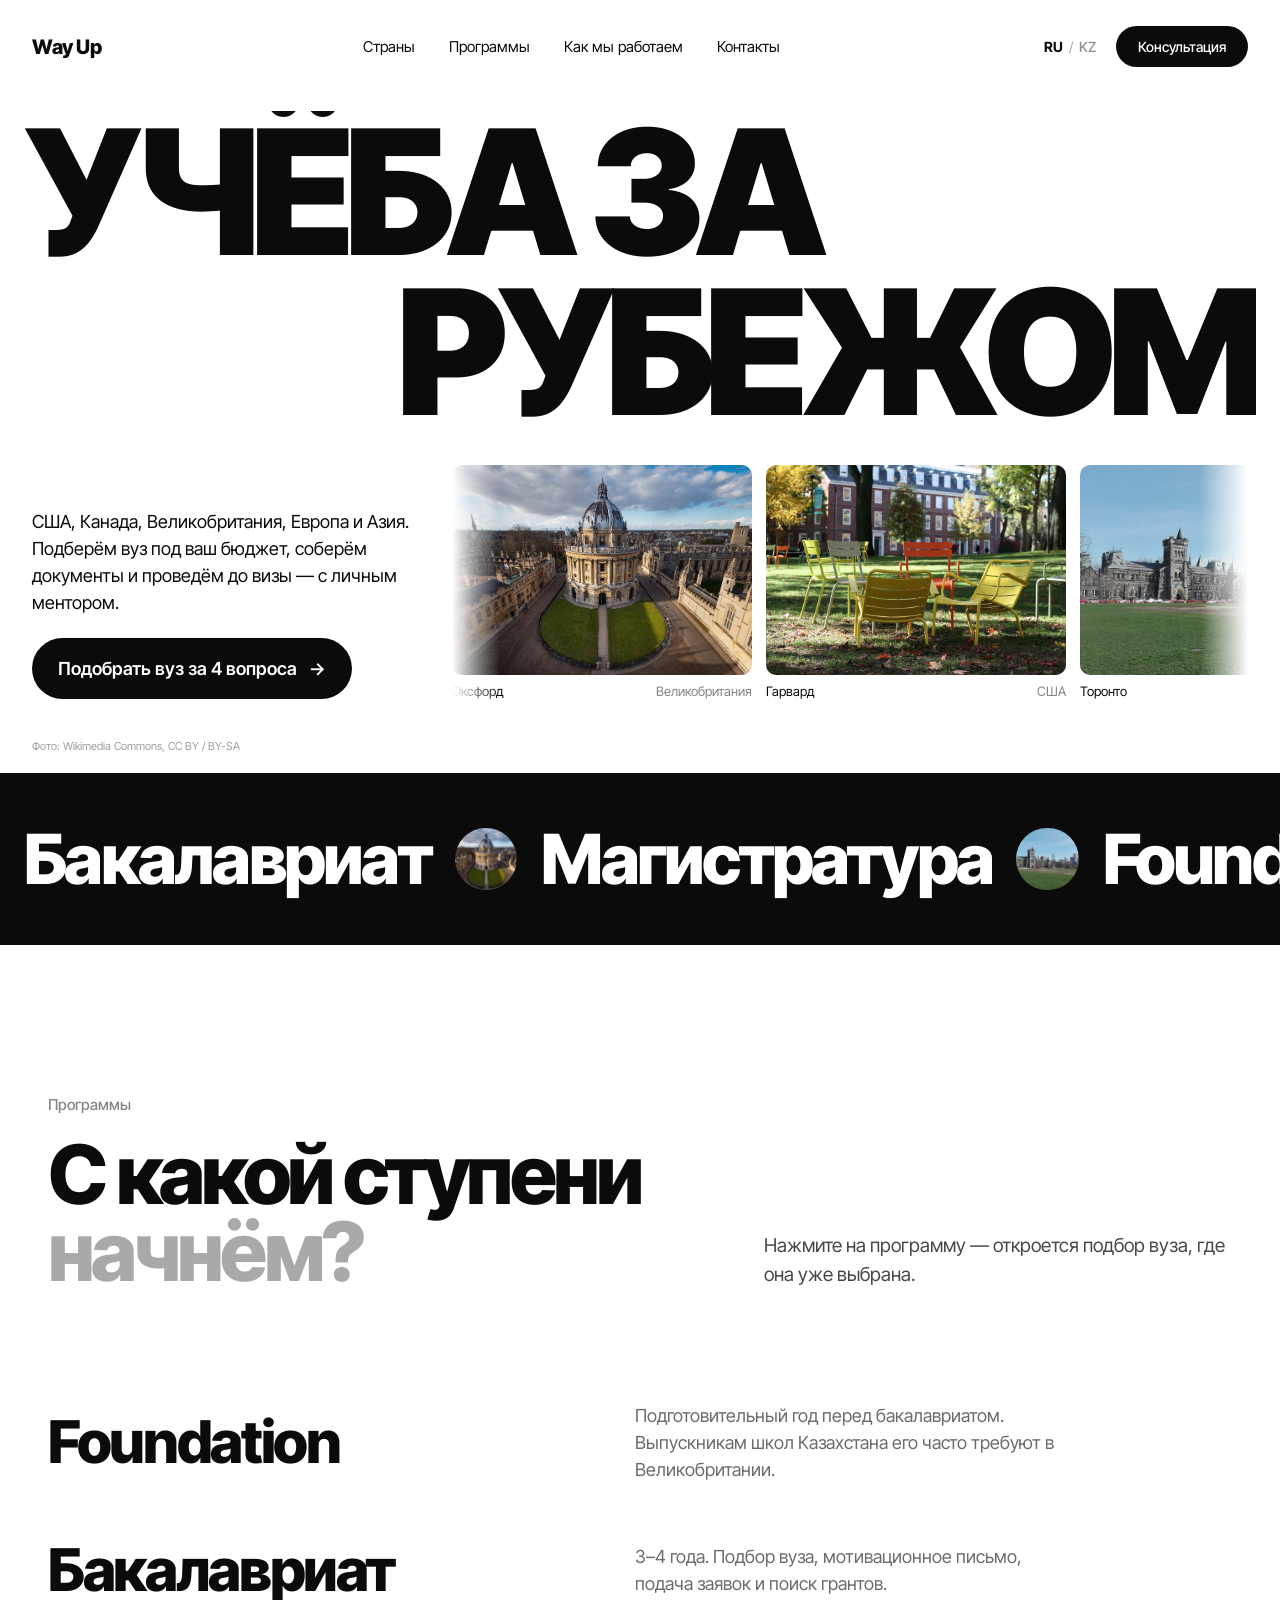
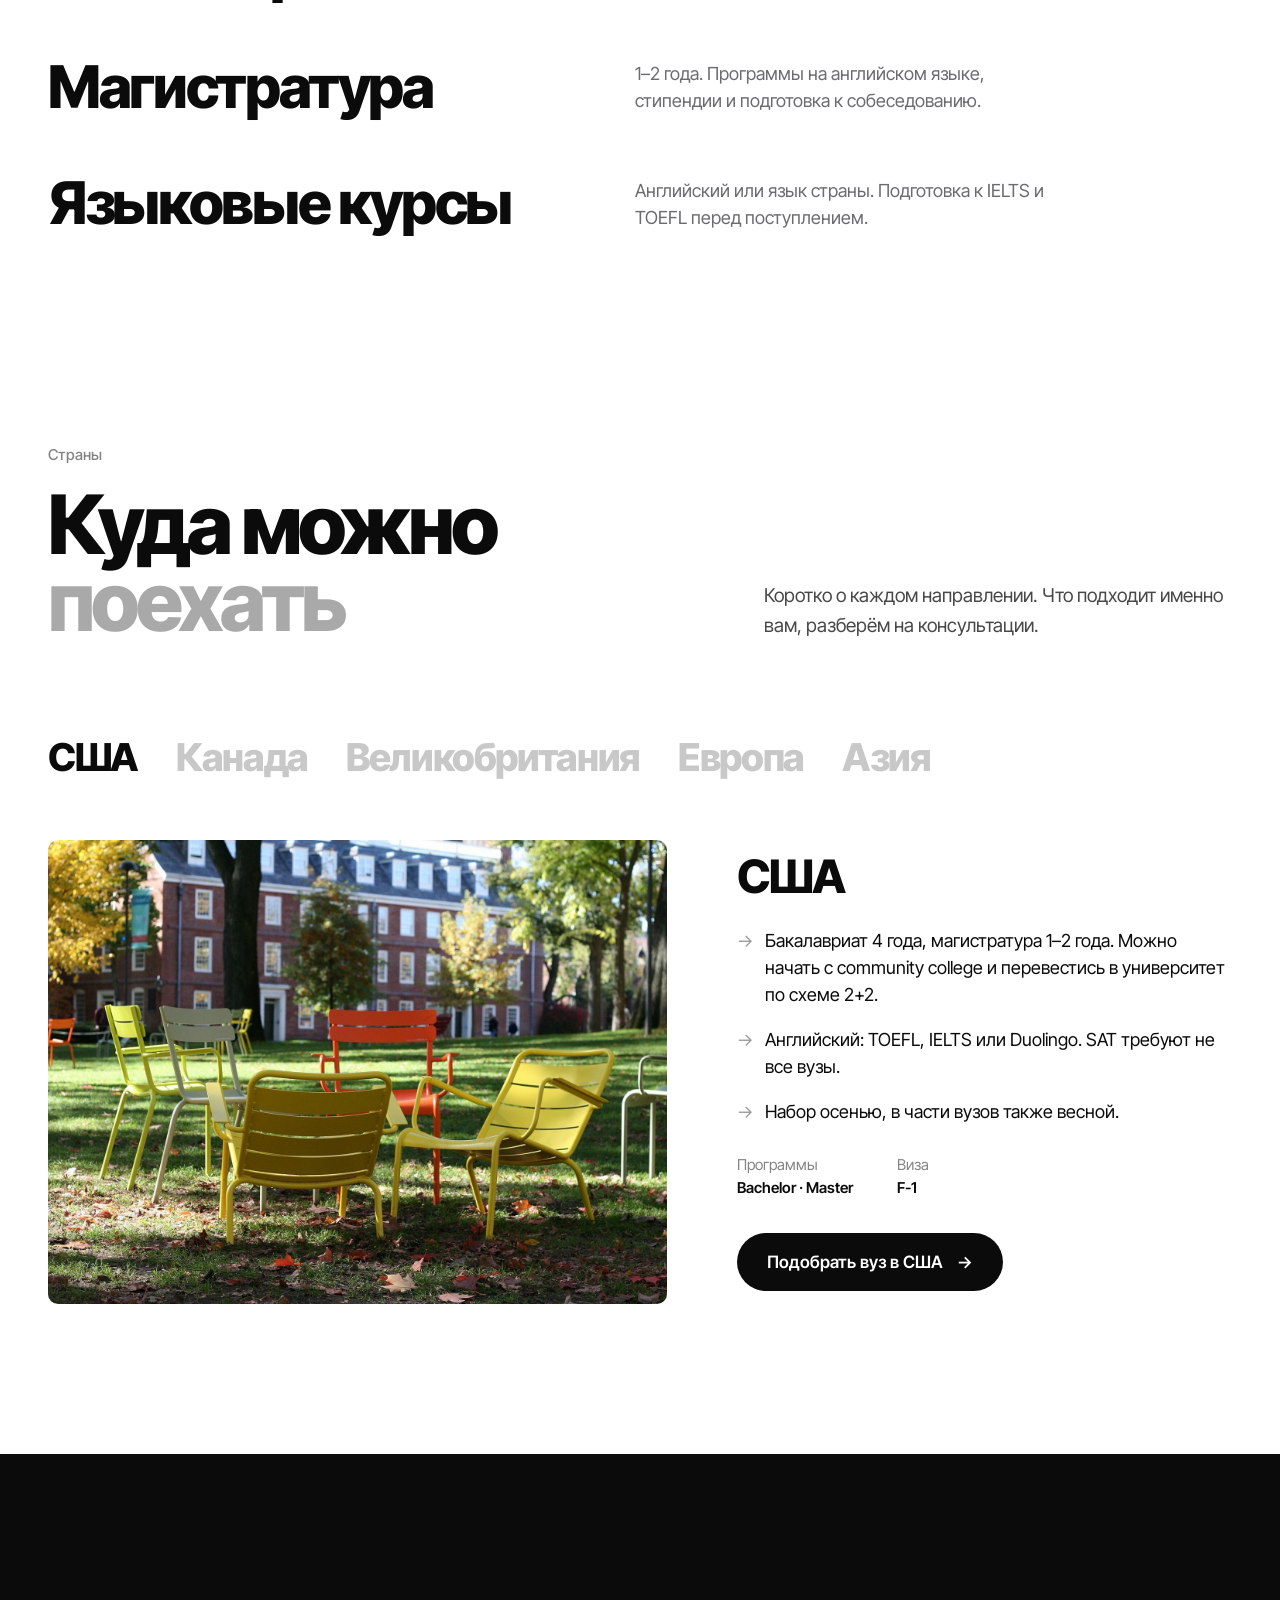
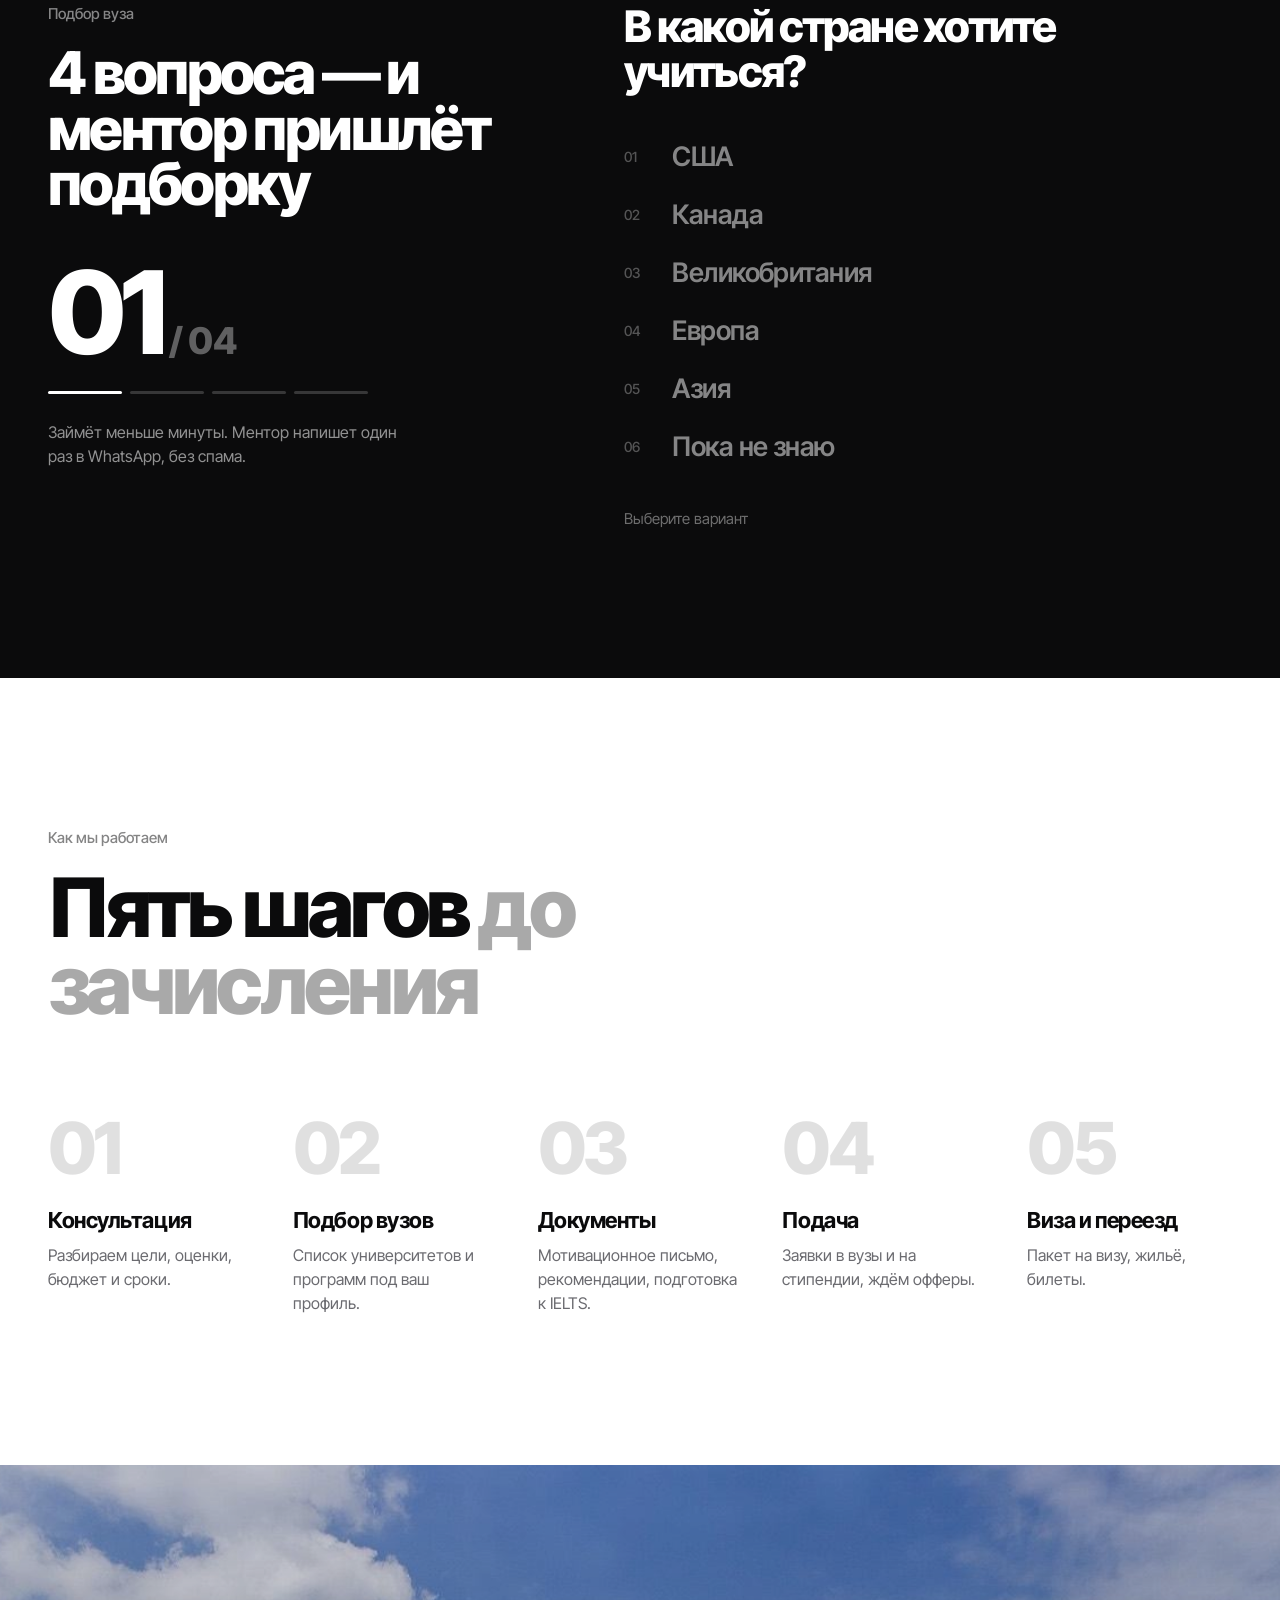
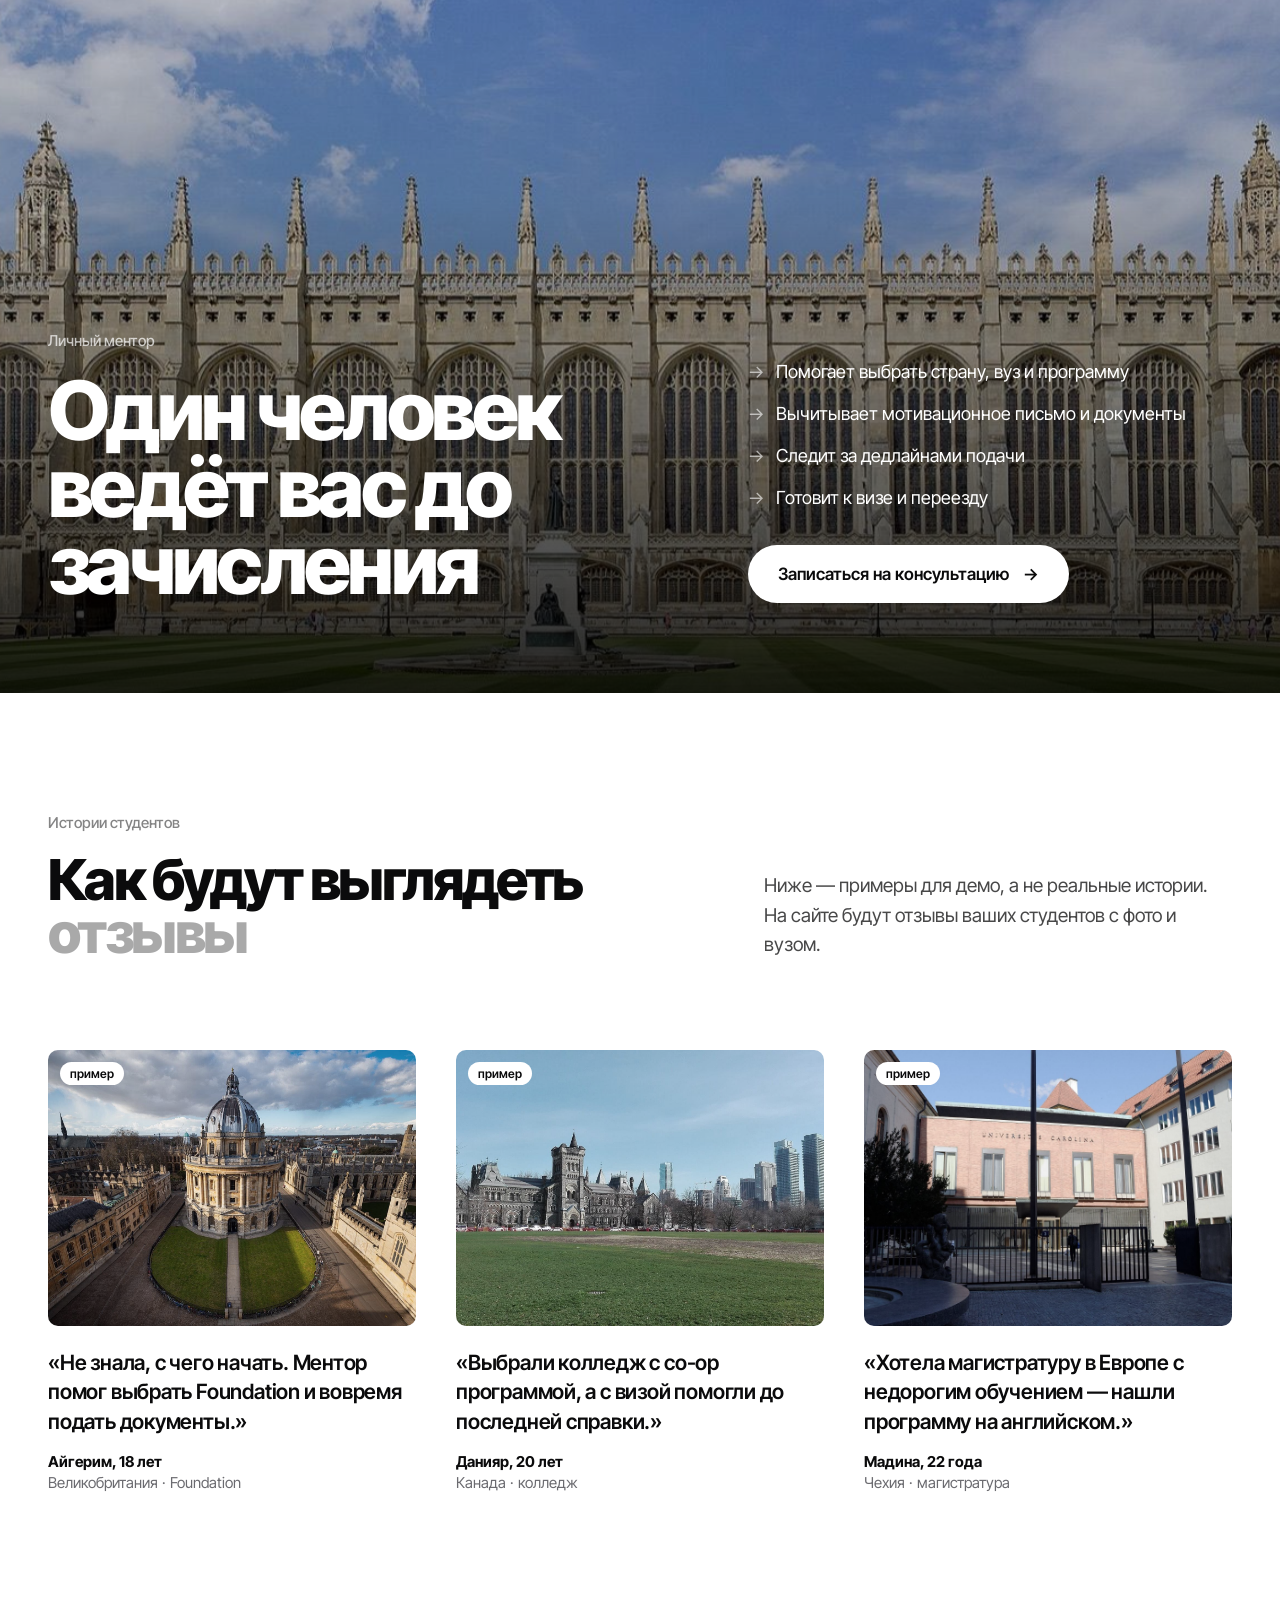
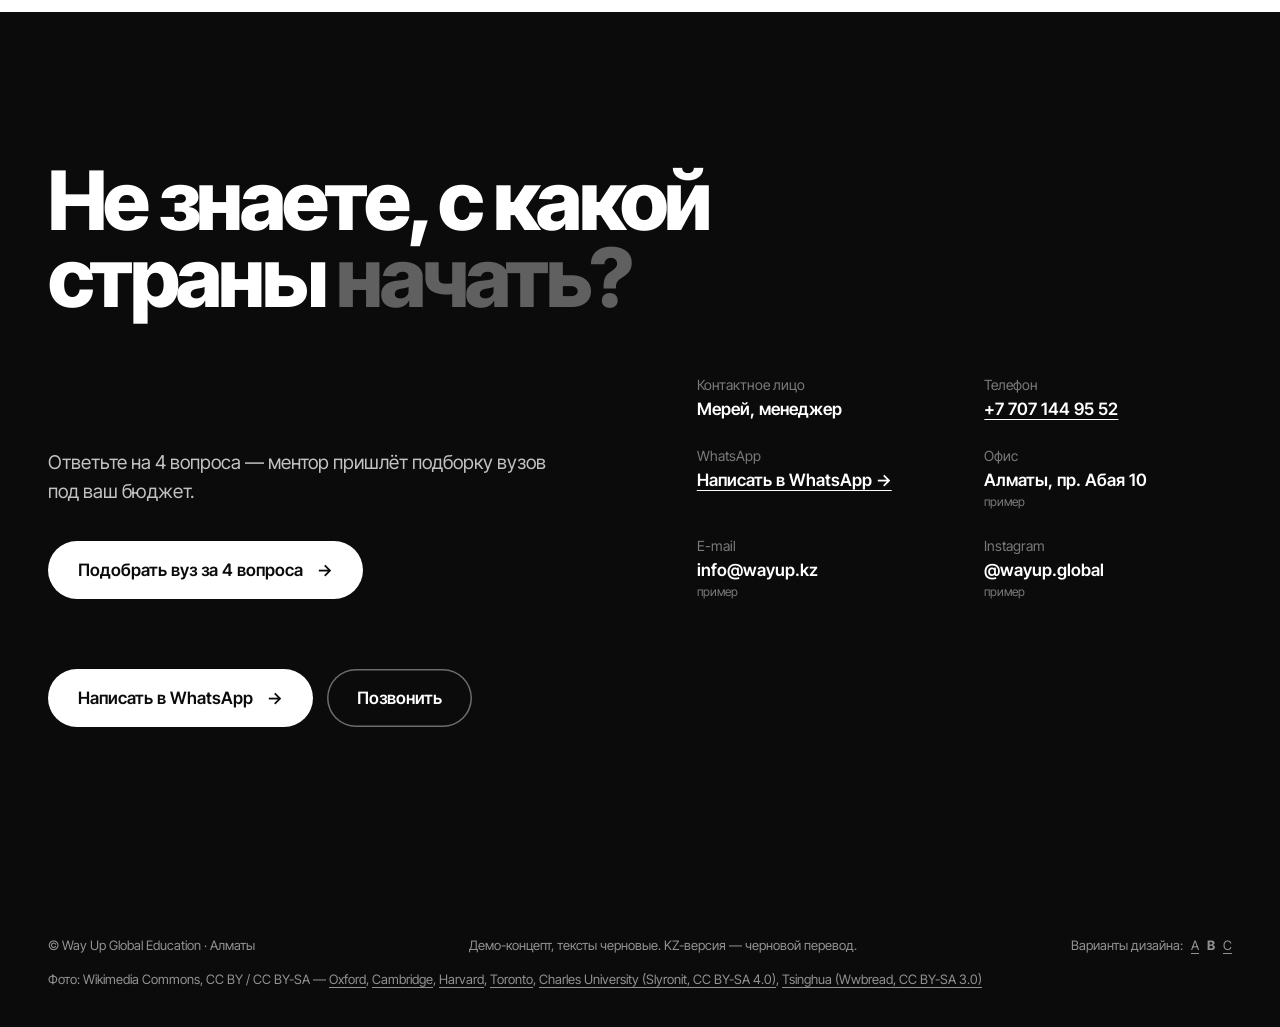
<file: hero/b.html>
<!DOCTYPE html><html lang="ru"><head><meta charset="utf-8"><meta name="viewport" content="width=device-width,initial-scale=1">
<title>Way Up — вариант B</title>
<link rel="preconnect" href="https://fonts.googleapis.com"><link rel="preconnect" href="https://fonts.gstatic.com" crossorigin>
<link href="https://fonts.googleapis.com/css2?family=Inter+Tight:wght@400;500;600;800;900&display=swap" rel="stylesheet">
<link rel="icon" href="data:image/svg+xml,%3Csvg xmlns=%22http://www.w3.org/2000/svg%22 viewBox=%220 0 32 32%22%3E%3Crect width=%2232%22 height=%2232%22 rx=%226%22 fill=%22%230b0b0c%22/%3E%3Ctext x=%2216%22 y=%2223%22 font-size=%2218%22 font-family=%22Arial%22 font-weight=%22700%22 fill=%22white%22 text-anchor=%22middle%22%3EW%3C/text%3E%3C/svg%3E">
<meta name="description" content="Way Up Global Education — учёба за рубежом: США, Канада, Великобритания, Европа, Азия. Демо-концепт сайта.">
<link rel="stylesheet" href="site.css">
<style>
*{box-sizing:border-box;margin:0;padding:0}
body{font-family:"Inter Tight",system-ui,sans-serif;background:#fff;color:#0b0b0c;-webkit-font-smoothing:antialiased}
a{color:inherit;text-decoration:none}
.site-nav{position:sticky;top:0;z-index:20;background:#fff;display:flex;align-items:center;justify-content:space-between;padding:26px 32px}.site-nav.scrolled{background:rgba(255,255,255,.92);-webkit-backdrop-filter:blur(14px);backdrop-filter:blur(14px)}
.logo{font-weight:800;font-size:20px;letter-spacing:-.02em}
.links{display:flex;gap:34px;font-size:15px}
.right{display:flex;gap:18px;align-items:center;font-size:14px}
.btn{background:#0b0b0c;color:#fff;padding:12px 22px;border-radius:999px;font-weight:500}
.mega{padding:0 24px;margin-top:2vh}
.mega div{overflow:hidden;padding-top:.2em}
.mega span{display:block;font-weight:900;text-transform:uppercase;letter-spacing:-.055em;line-height:.9;white-space:nowrap;transform:translateY(100%);animation:up 1.2s cubic-bezier(.2,.8,.2,1) forwards}
.mega b{font-weight:inherit}.m1{font-size:13.6vw}.m2{font-size:13.6vw;animation-delay:.12s!important;text-align:right}
@keyframes up{to{transform:none}}
.row{display:grid;grid-template-columns:380px 1fr;gap:40px;padding:34px 32px 40px;align-items:end}
.row>*{min-width:0}
.lead{font-size:18px;line-height:1.5;opacity:0;animation:fade 1s .8s forwards}
.cta{display:inline-flex;gap:12px;margin-top:22px;background:#0b0b0c;color:#fff;padding:17px 26px;border-radius:999px;font-weight:600;transition:transform .3s}
.cta:hover{transform:translateY(-2px)}
@keyframes fade{to{opacity:1}}
.strip{overflow:hidden;mask-image:linear-gradient(90deg,transparent,#000 6%,#000 94%,transparent);opacity:0;animation:fade 1.2s 1s forwards}
.track{display:flex;gap:14px;width:max-content;animation:mq 40s linear infinite}
.card{width:300px;flex:none}
.card img{width:300px;height:210px;object-fit:cover;border-radius:10px;display:block;filter:saturate(.9)}
.card p{font-size:13px;margin-top:8px;display:flex;justify-content:space-between}.card p span{opacity:.5}.card p b{font-weight:inherit}
@keyframes mq{to{transform:translateX(-50%)}}
.credit{font-size:11px;opacity:.4;padding:0 32px 20px}
@media(max-width:760px){.links{display:none}.site-nav{padding:20px}.right{gap:10px}.mega{padding:0 14px}.row{grid-template-columns:1fr;padding:24px 20px}.card,.card img{width:220px}.card img{height:160px}}
</style></head><body data-lang="ru" id="top">
<nav class="site-nav"><a class="logo" href="#top">Way Up</a>
  <div class="links"><a href="#countries"><span class="ru">Страны</span><span class="kz">Елдер</span></a><a href="#programs"><span class="ru">Программы</span><span class="kz">Бағдарламалар</span></a><a href="#stages"><span class="ru">Как мы работаем</span><span class="kz">Қалай жұмыс істейміз</span></a><a href="#contacts"><span class="ru">Контакты</span><span class="kz">Байланыс</span></a></div>
  <div class="right"><div class="lang"><button type="button" data-set-lang="ru" aria-pressed="true">RU</button><i>/</i><button type="button" data-set-lang="kz" aria-pressed="false">KZ</button></div><a class="btn nav-cta" href="#quiz" data-quiz><span class="ru">Консультация</span><span class="kz">Кеңес алу</span></a><button type="button" class="burger" aria-label="Меню"><i></i><i></i></button></div></nav>
<section class="mega"><div><span class="m1"><b class="ru">Учёба за</b><b class="kz">Шетелде</b></span></div><div><span class="m2"><b class="ru">рубежом</b><b class="kz">оқу</b></span></div></section>
<section class="row">
  <div class="lead"><span class="ru">США, Канада, Великобритания, Европа и Азия. Подберём вуз под ваш бюджет, соберём документы и проведём до визы — с личным ментором.</span><span class="kz">АҚШ, Канада, Ұлыбритания, Еуропа және Азия. Бюджетіңізге сай университет таңдап, құжаттарды жинаймыз және визаға дейін жеткіземіз — жеке ментормен.</span><br><a class="cta" href="#quiz" data-quiz><span class="ru">Подобрать вуз за 4 вопроса</span><span class="kz">4 сұрақпен университет таңдау</span> →</a></div>
  <div class="strip"><div class="track">
    <div class="card"><img src="img/oxford.jpg" alt=""><p>Оксфорд <span><b class="ru">Великобритания</b><b class="kz">Ұлыбритания</b></span></p></div>
    <div class="card"><img src="img/harvard2.jpg" alt=""><p>Гарвард <span><b class="ru">США</b><b class="kz">АҚШ</b></span></p></div>
    <div class="card"><img src="img/toronto.jpg" alt=""><p>Торонто <span>Канада</span></p></div>
    <div class="card"><img src="img/cambridge.jpg" alt=""><p>Кембридж <span><b class="ru">Великобритания</b><b class="kz">Ұлыбритания</b></span></p></div>
    <div class="card"><img src="img/harvard.jpg" alt=""><p>Бостон <span><b class="ru">США</b><b class="kz">АҚШ</b></span></p></div>
    <div class="card"><img src="img/oxford.jpg" alt=""><p>Оксфорд <span><b class="ru">Великобритания</b><b class="kz">Ұлыбритания</b></span></p></div>
    <div class="card"><img src="img/harvard2.jpg" alt=""><p>Гарвард <span><b class="ru">США</b><b class="kz">АҚШ</b></span></p></div>
    <div class="card"><img src="img/toronto.jpg" alt=""><p>Торонто <span>Канада</span></p></div>
    <div class="card"><img src="img/cambridge.jpg" alt=""><p>Кембридж <span><b class="ru">Великобритания</b><b class="kz">Ұлыбритания</b></span></p></div>
    <div class="card"><img src="img/harvard.jpg" alt=""><p>Бостон <span><b class="ru">США</b><b class="kz">АҚШ</b></span></p></div>
  </div></div>
</section>
<p class="credit">Фото: Wikimedia Commons, CC BY / BY-SA</p>
<!--SECTIONS:BEGIN-->
<!-- Общие секции для A/B/C. Правится здесь, потом: python3 build.py -->
<!-- KZ-тексты — черновой перевод, на вычитку Мерей -->
<div class="ticker2" aria-hidden="true"><div class="tt">
  <div class="grp"><span class="ru">Бакалавриат</span><span class="kz">Бакалавриат</span><img src="img/oxford.jpg" alt=""><span class="ru">Магистратура</span><span class="kz">Магистратура</span><img src="img/toronto.jpg" alt=""><span>Foundation</span><img src="img/harvard2.jpg" alt=""><span class="ru">Языковые курсы</span><span class="kz">Тіл курстары</span><img src="img/cambridge.jpg" alt=""><span class="ru">Летние школы</span><span class="kz">Жазғы мектептер</span><img src="img/prague.jpg" alt=""><span class="ru">Гранты и стипендии</span><span class="kz">Гранттар мен стипендиялар</span><img src="img/tsinghua.jpg" alt=""></div>
  <div class="grp"><span class="ru">Бакалавриат</span><span class="kz">Бакалавриат</span><img src="img/oxford.jpg" alt=""><span class="ru">Магистратура</span><span class="kz">Магистратура</span><img src="img/toronto.jpg" alt=""><span>Foundation</span><img src="img/harvard2.jpg" alt=""><span class="ru">Языковые курсы</span><span class="kz">Тіл курстары</span><img src="img/cambridge.jpg" alt=""><span class="ru">Летние школы</span><span class="kz">Жазғы мектептер</span><img src="img/prague.jpg" alt=""><span class="ru">Гранты и стипендии</span><span class="kz">Гранттар мен стипендиялар</span><img src="img/tsinghua.jpg" alt=""></div>
</div></div>

<section class="sx" id="programs">
  <div class="wrapx">
    <div class="head2 rv">
      <div><div class="eyebrow"><span class="ru">Программы</span><span class="kz">Бағдарламалар</span></div>
        <h2 class="h2"><span class="ru">С какой ступени <span class="soft">начнём?</span></span><span class="kz">Қай сатыдан <span class="soft">бастаймыз?</span></span></h2></div>
      <p class="lead2"><span class="ru">Нажмите на программу — откроется подбор вуза, где она уже выбрана.</span><span class="kz">Бағдарламаны басыңыз — ол таңдалған университет іріктеуі ашылады.</span></p>
    </div>
    <div class="progs rv">
      <button type="button" class="prog" data-quiz data-program="Foundation"><b>Foundation</b><p><span class="ru">Подготовительный год перед бакалавриатом. Выпускникам школ Казахстана его часто требуют в Великобритании.</span><span class="kz">Бакалавриат алдындағы дайындық жылы. Ұлыбританияда Қазақстан мектеп түлектерінен оны жиі талап етеді.</span></p><i>→</i></button>
      <button type="button" class="prog" data-quiz data-program="Бакалавриат"><b>Бакалавриат</b><p><span class="ru">3–4 года. Подбор вуза, мотивационное письмо, подача заявок и поиск грантов.</span><span class="kz">3–4 жыл. Университет таңдау, мотивациялық хат, өтінім беру және грант іздеу.</span></p><i>→</i></button>
      <button type="button" class="prog" data-quiz data-program="Магистратура"><b>Магистратура</b><p><span class="ru">1–2 года. Программы на английском языке, стипендии и подготовка к собеседованию.</span><span class="kz">1–2 жыл. Ағылшын тіліндегі бағдарламалар, стипендиялар және сұхбатқа дайындық.</span></p><i>→</i></button>
      <button type="button" class="prog" data-quiz data-program="Языковые курсы"><b><span class="ru">Языковые курсы</span><span class="kz">Тіл курстары</span></b><p><span class="ru">Английский или язык страны. Подготовка к IELTS и TOEFL перед поступлением.</span><span class="kz">Ағылшын немесе сол елдің тілі. Түсер алдында IELTS пен TOEFL-ге дайындық.</span></p><i>→</i></button>
    </div>
  </div>
</section>

<section class="sx" id="countries" style="padding-top:40px">
  <div class="wrapx">
    <div class="head2 rv">
      <div><div class="eyebrow"><span class="ru">Страны</span><span class="kz">Елдер</span></div>
        <h2 class="h2"><span class="ru">Куда можно <span class="soft">поехать</span></span><span class="kz">Қайда <span class="soft">баруға болады</span></span></h2></div>
      <p class="lead2"><span class="ru">Коротко о каждом направлении. Что подходит именно вам, разберём на консультации.</span><span class="kz">Әр бағыт туралы қысқаша. Сізге не сай келетінін кеңесте талдаймыз.</span></p>
    </div>
    <div class="tabs2 rv" role="tablist">
      <button type="button" class="tab2" role="tab" aria-selected="true" data-tab="us"><span class="ru">США</span><span class="kz">АҚШ</span></button>
      <button type="button" class="tab2" role="tab" aria-selected="false" data-tab="ca">Канада</button>
      <button type="button" class="tab2" role="tab" aria-selected="false" data-tab="gb"><span class="ru">Великобритания</span><span class="kz">Ұлыбритания</span></button>
      <button type="button" class="tab2" role="tab" aria-selected="false" data-tab="eu"><span class="ru">Европа</span><span class="kz">Еуропа</span></button>
      <button type="button" class="tab2" role="tab" aria-selected="false" data-tab="as">Азия</button>
    </div>
    <div class="rv">
      <div class="pan on" data-pan="us">
        <figure><img src="img/harvard2.jpg" alt="Гарвардский университет"></figure>
        <div><h3><span class="ru">США</span><span class="kz">АҚШ</span></h3>
          <ul><li><span class="ru">Бакалавриат 4 года, магистратура 1–2 года. Можно начать с community college и перевестись в университет по схеме 2+2.</span><span class="kz">Бакалавриат 4 жыл, магистратура 1–2 жыл. Community college-дан бастап, 2+2 схемасы бойынша университетке ауысуға болады.</span></li>
          <li><span class="ru">Английский: TOEFL, IELTS или Duolingo. SAT требуют не все вузы.</span><span class="kz">Ағылшын тілі: TOEFL, IELTS немесе Duolingo. SAT-ты барлық университет талап етпейді.</span></li>
          <li><span class="ru">Набор осенью, в части вузов также весной.</span><span class="kz">Қабылдау күзде, кейбір университеттерде көктемде де.</span></li></ul>
          <div class="meta"><div><span class="ru">Программы</span><span class="kz">Бағдарламалар</span><b>Bachelor · Master</b></div><div><span class="ru">Виза</span><span class="kz">Виза</span><b>F-1</b></div></div>
          <button type="button" class="bigbtn" data-quiz data-country="США"><span class="ru">Подобрать вуз в США</span><span class="kz">АҚШ-тан университет таңдау</span> <i>→</i></button></div>
      </div>
      <div class="pan" data-pan="ca">
        <figure><img src="img/toronto.jpg" alt="Университет Торонто"></figure>
        <div><h3>Канада</h3>
          <ul><li><span class="ru">Университеты и колледжи, программы с оплачиваемой практикой (co-op).</span><span class="kz">Университеттер мен колледждер, ақылы тәжірибесі бар бағдарламалар (co-op).</span></li>
          <li><span class="ru">После выпуска можно получить разрешение на работу (PGWP), если программа подходит под условия.</span><span class="kz">Бағдарлама талаптарға сай болса, бітіргеннен кейін жұмысқа рұқсат (PGWP) алуға болады.</span></li>
          <li><span class="ru">Набор в сентябре и январе, на части программ также в мае.</span><span class="kz">Қабылдау қыркүйек пен қаңтарда, кейбір бағдарламаларда мамырда да.</span></li></ul>
          <div class="meta"><div><span class="ru">Программы</span><span class="kz">Бағдарламалар</span><b>College · University</b></div><div><span class="ru">Документ</span><span class="kz">Құжат</span><b>Study permit</b></div></div>
          <button type="button" class="bigbtn" data-quiz data-country="Канада"><span class="ru">Подобрать вуз в Канаде</span><span class="kz">Канададан университет таңдау</span> <i>→</i></button></div>
      </div>
      <div class="pan" data-pan="gb">
        <figure><img src="img/oxford.jpg" alt="Оксфорд"></figure>
        <div><h3><span class="ru">Великобритания</span><span class="kz">Ұлыбритания</span></h3>
          <ul><li><span class="ru">Бакалавриат 3 года, магистратура 1 год.</span><span class="kz">Бакалавриат 3 жыл, магистратура 1 жыл.</span></li>
          <li><span class="ru">На бакалавриат подают через UCAS. Выпускникам школ Казахстана часто нужен Foundation.</span><span class="kz">Бакалавриатқа өтінім UCAS арқылы беріледі. Қазақстан мектеп түлектеріне көбіне Foundation қажет.</span></li>
          <li><span class="ru">После выпуска есть виза Graduate Route, чтобы остаться и работать.</span><span class="kz">Бітіргеннен кейін қалып жұмыс істеуге арналған Graduate Route визасы бар.</span></li></ul>
          <div class="meta"><div><span class="ru">Программы</span><span class="kz">Бағдарламалар</span><b>Foundation · BA · MSc</b></div><div><span class="ru">Виза</span><span class="kz">Виза</span><b>Student visa</b></div></div>
          <button type="button" class="bigbtn" data-quiz data-country="Великобритания"><span class="ru">Подобрать вуз в Британии</span><span class="kz">Ұлыбританиядан университет таңдау</span> <i>→</i></button></div>
      </div>
      <div class="pan" data-pan="eu">
        <figure><img src="img/prague.jpg" alt="Карлов университет, Прага"></figure>
        <div><h3><span class="ru">Европа</span><span class="kz">Еуропа</span></h3>
          <ul><li><span class="ru">Германия, Чехия, Италия, Нидерланды и другие страны.</span><span class="kz">Германия, Чехия, Италия, Нидерланды және басқа елдер.</span></li>
          <li><span class="ru">В государственных вузах ряда стран обучение бесплатное или недорогое.</span><span class="kz">Бірқатар елдердің мемлекеттік университеттерінде оқу тегін немесе арзан.</span></li>
          <li><span class="ru">Много программ на английском, но где-то нужен язык страны.</span><span class="kz">Ағылшын тіліндегі бағдарламалар көп, бірақ кей жерде сол елдің тілі қажет.</span></li></ul>
          <div class="meta"><div><span class="ru">Программы</span><span class="kz">Бағдарламалар</span><b>Bachelor · Master</b></div><div><span class="ru">Виза</span><span class="kz">Виза</span><b>National D</b></div></div>
          <button type="button" class="bigbtn" data-quiz data-country="Европа"><span class="ru">Подобрать вуз в Европе</span><span class="kz">Еуропадан университет таңдау</span> <i>→</i></button></div>
      </div>
      <div class="pan" data-pan="as">
        <figure><img src="img/tsinghua.jpg" alt="Университет Цинхуа"></figure>
        <div><h3>Азия</h3>
          <ul><li><span class="ru">Южная Корея, Китай, Малайзия, Япония.</span><span class="kz">Оңтүстік Корея, Қытай, Малайзия, Жапония.</span></li>
          <li><span class="ru">Государственные стипендии: GKS в Корее, CSC в Китае.</span><span class="kz">Мемлекеттік стипендиялар: Кореяда GKS, Қытайда CSC.</span></li>
          <li><span class="ru">В Малайзии работают кампусы британских и австралийских университетов.</span><span class="kz">Малайзияда британ және австралия университеттерінің кампустары жұмыс істейді.</span></li></ul>
          <div class="meta"><div><span class="ru">Гранты</span><span class="kz">Гранттар</span><b>GKS · CSC</b></div><div><span class="ru">Программы</span><span class="kz">Бағдарламалар</span><b>Bachelor · Master</b></div></div>
          <button type="button" class="bigbtn" data-quiz data-country="Азия"><span class="ru">Подобрать вуз в Азии</span><span class="kz">Азиядан университет таңдау</span> <i>→</i></button></div>
      </div>
    </div>
  </div>
</section>

<section class="sx dark" id="quiz">
  <div class="wrapx quiz2">
    <div class="rv">
      <div class="eyebrow"><span class="ru">Подбор вуза</span><span class="kz">Университет іріктеу</span></div>
      <h2 class="h2" style="font-size:clamp(38px,4.6vw,72px)"><span class="ru">4 вопроса — и ментор пришлёт подборку</span><span class="kz">4 сұрақ — ментор іріктеме жібереді</span></h2>
      <div class="qcount"><span id="qn">01</span><small> / 04</small></div>
      <div class="qbar" id="qbar"><span class="on"></span><span></span><span></span><span></span></div>
      <p class="qnote"><span class="ru">Займёт меньше минуты. Ментор напишет один раз в WhatsApp, без спама.</span><span class="kz">Бір минуттан аз уақыт алады. Ментор WhatsApp-қа бір рет жазады, спамсыз.</span></p>
    </div>
    <div class="rv">
      <form id="qform" novalidate>
        <input type="hidden" name="utm_source"><input type="hidden" name="utm_medium"><input type="hidden" name="utm_campaign"><input type="hidden" name="utm_content"><input type="hidden" name="utm_term">
        <div class="qs on" data-step="1" data-name="country">
          <h3><span class="ru">В какой стране хотите учиться?</span><span class="kz">Қай елде оқығыңыз келеді?</span></h3>
          <div class="opts2">
            <button type="button" class="opt2" data-v="США"><em>01</em><span class="ru">США</span><span class="kz">АҚШ</span></button>
            <button type="button" class="opt2" data-v="Канада"><em>02</em>Канада</button>
            <button type="button" class="opt2" data-v="Великобритания"><em>03</em><span class="ru">Великобритания</span><span class="kz">Ұлыбритания</span></button>
            <button type="button" class="opt2" data-v="Европа"><em>04</em><span class="ru">Европа</span><span class="kz">Еуропа</span></button>
            <button type="button" class="opt2" data-v="Азия"><em>05</em>Азия</button>
            <button type="button" class="opt2" data-v="Пока не знаю"><em>06</em><span class="ru">Пока не знаю</span><span class="kz">Әзірге білмеймін</span></button>
          </div>
        </div>
        <div class="qs" data-step="2" data-name="program">
          <h3><span class="ru">Какая программа нужна?</span><span class="kz">Қандай бағдарлама керек?</span></h3>
          <div class="opts2">
            <button type="button" class="opt2" data-v="Foundation"><em>01</em><span class="ru">Foundation, подготовительный год</span><span class="kz">Foundation, дайындық жылы</span></button>
            <button type="button" class="opt2" data-v="Бакалавриат"><em>02</em>Бакалавриат</button>
            <button type="button" class="opt2" data-v="Магистратура"><em>03</em>Магистратура</button>
            <button type="button" class="opt2" data-v="Языковые курсы"><em>04</em><span class="ru">Языковые курсы</span><span class="kz">Тіл курстары</span></button>
          </div>
        </div>
        <div class="qs" data-step="3" data-name="budget">
          <h3><span class="ru">Бюджет на год обучения?</span><span class="kz">Бір жылдық оқу бюджеті қанша?</span></h3>
          <div class="opts2">
            <button type="button" class="opt2" data-v="до $10 000"><em>01</em><span class="ru">До $10 000</span><span class="kz">$10 000-ға дейін</span></button>
            <button type="button" class="opt2" data-v="$10–25 тыс."><em>02</em><span class="ru">$10–25 тыс.</span><span class="kz">$10–25 мың</span></button>
            <button type="button" class="opt2" data-v="$25–50 тыс."><em>03</em><span class="ru">$25–50 тыс.</span><span class="kz">$25–50 мың</span></button>
            <button type="button" class="opt2" data-v="больше $50 тыс."><em>04</em><span class="ru">Больше $50 тыс.</span><span class="kz">$50 мыңнан көп</span></button>
            <button type="button" class="opt2" data-v="нужен грант"><em>05</em><span class="ru">Нужен грант</span><span class="kz">Грант керек</span></button>
          </div>
        </div>
        <div class="qs" data-step="4">
          <h3><span class="ru">Куда прислать подборку?</span><span class="kz">Іріктемені қайда жіберейік?</span></h3>
          <div class="two2">
            <div class="fld" id="fld-name"><label for="q-name"><span class="ru">Имя</span><span class="kz">Атыңыз</span></label><input id="q-name" name="name" autocomplete="given-name" data-ph-ru="Как к вам обращаться" data-ph-kz="Сізге қалай жүгінейік" placeholder="Как к вам обращаться"><div class="err"><span class="ru">Напишите имя</span><span class="kz">Атыңызды жазыңыз</span></div></div>
            <div class="fld" id="fld-phone"><label for="q-phone">WhatsApp</label><input id="q-phone" name="phone" type="tel" inputmode="tel" autocomplete="tel" placeholder="+7 7__ ___ __ __"><div class="err"><span class="ru">Номер целиком: +7 7XX XXX XX XX</span><span class="kz">Нөмірді толық жазыңыз: +7 7XX XXX XX XX</span></div></div>
          </div>
          <div class="fld"><label for="q-when"><span class="ru">Когда планируете поступать?</span><span class="kz">Қашан түсуді жоспарлайсыз?</span></label>
            <select id="q-when" name="intake"><option value="2027">2027</option><option value="2028">2028</option><option value="позже" data-ru="Позже" data-kz="Кейінірек">Позже</option></select></div>
          <button type="submit" class="bigbtn inv" style="margin-top:10px"><span class="ru">Получить подборку вузов</span><span class="kz">Іріктемені алу</span> <i>→</i></button>
          <p class="consent"><span class="ru">Нажимая кнопку, вы соглашаетесь на обработку данных.</span><span class="kz">Батырманы басу арқылы деректерді өңдеуге келісесіз.</span></p>
        </div>
        <div class="qrow"><button type="button" class="qback" id="qback" hidden>← <span class="ru">Назад</span><span class="kz">Артқа</span></button><span class="qhint" id="qhint"><span class="ru">Выберите вариант</span><span class="kz">Нұсқаны таңдаңыз</span></span></div>
      </form>
      <div class="done2" id="qdone">
        <h3><span class="ru">Спасибо! Заявка у ментора.</span><span class="kz">Рахмет! Өтініміңіз менторда.</span></h3>
        <p><span class="ru">Напишем в WhatsApp и пришлём подборку вузов. А ниже видно, как эта заявка попадёт в amoCRM.</span><span class="kz">WhatsApp арқылы жазып, университеттер іріктемесін жібереміз. Төменде бұл өтінім amoCRM-ге қалай түсетіні көрсетілген.</span></p>
        <div class="crm2"><div class="ch"><span class="ru">Сделка в amoCRM · демо</span><span class="kz">amoCRM-дегі мәміле · демо</span></div><div id="crmrows"></div></div>
        <a class="bigbtn inv" id="qwa" href="https://wa.me/77071449552?text=%D0%97%D0%B4%D1%80%D0%B0%D0%B2%D1%81%D1%82%D0%B2%D1%83%D0%B9%D1%82%D0%B5!%20%D0%A5%D0%BE%D1%87%D1%83%20%D0%BA%D0%BE%D0%BD%D1%81%D1%83%D0%BB%D1%8C%D1%82%D0%B0%D1%86%D0%B8%D1%8E%20%D0%BF%D0%BE%20%D1%83%D1%87%D1%91%D0%B1%D0%B5%20%D0%B7%D0%B0%20%D1%80%D1%83%D0%B1%D0%B5%D0%B6%D0%BE%D0%BC" target="_blank" rel="noopener" data-wa style="margin-top:34px"><span class="ru">Написать ментору в WhatsApp</span><span class="kz">Менторға WhatsApp-қа жазу</span> <i>→</i></a><br>
        <button type="button" class="again" id="qagain">↺ <span class="ru">Пройти заново</span><span class="kz">Қайта өту</span></button>
      </div>
    </div>
  </div>
</section>

<section class="sx" id="stages">
  <div class="wrapx">
    <div class="head2 rv">
      <div><div class="eyebrow"><span class="ru">Как мы работаем</span><span class="kz">Қалай жұмыс істейміз</span></div>
        <h2 class="h2"><span class="ru">Пять шагов <span class="soft">до зачисления</span></span><span class="kz">Қабылдануға дейін <span class="soft">бес қадам</span></span></h2></div>
    </div>
    <div class="steps2 rv">
      <div class="st2"><div class="n">01</div><h4><span class="ru">Консультация</span><span class="kz">Кеңес</span></h4><p><span class="ru">Разбираем цели, оценки, бюджет и сроки.</span><span class="kz">Мақсатты, бағаларды, бюджет пен мерзімді талдаймыз.</span></p></div>
      <div class="st2"><div class="n">02</div><h4><span class="ru">Подбор вузов</span><span class="kz">Университет таңдау</span></h4><p><span class="ru">Список университетов и программ под ваш профиль.</span><span class="kz">Профиліңізге сай университеттер мен бағдарламалар тізімі.</span></p></div>
      <div class="st2"><div class="n">03</div><h4><span class="ru">Документы</span><span class="kz">Құжаттар</span></h4><p><span class="ru">Мотивационное письмо, рекомендации, подготовка к IELTS.</span><span class="kz">Мотивациялық хат, ұсынымдар, IELTS-ке дайындық.</span></p></div>
      <div class="st2"><div class="n">04</div><h4><span class="ru">Подача</span><span class="kz">Өтінім</span></h4><p><span class="ru">Заявки в вузы и на стипендии, ждём офферы.</span><span class="kz">Университеттерге және стипендияға өтінім, офферлерді күтеміз.</span></p></div>
      <div class="st2"><div class="n">05</div><h4><span class="ru">Виза и переезд</span><span class="kz">Виза және көшу</span></h4><p><span class="ru">Пакет на визу, жильё, билеты.</span><span class="kz">Визаға құжаттар, тұрғын үй, билеттер.</span></p></div>
    </div>
  </div>
</section>

<section class="mentor2" id="mentor">
  <div class="bg" style="background-image:url(img/cambridge.jpg)"></div>
  <div class="wrapx">
    <div class="rv"><div class="eyebrow" style="opacity:.7"><span class="ru">Личный ментор</span><span class="kz">Жеке ментор</span></div>
      <h2 class="h2"><span class="ru">Один человек ведёт вас до зачисления</span><span class="kz">Сізді бір адам қабылданғанға дейін жүргізеді</span></h2></div>
    <div class="rv">
      <ul><li><span class="ru">Помогает выбрать страну, вуз и программу</span><span class="kz">Ел, университет және бағдарлама таңдауға көмектеседі</span></li>
        <li><span class="ru">Вычитывает мотивационное письмо и документы</span><span class="kz">Мотивациялық хат пен құжаттарды тексереді</span></li>
        <li><span class="ru">Следит за дедлайнами подачи</span><span class="kz">Өтінім мерзімдерін қадағалайды</span></li>
        <li><span class="ru">Готовит к визе и переезду</span><span class="kz">Виза мен көшуге дайындайды</span></li></ul>
      <button type="button" class="bigbtn inv" data-quiz><span class="ru">Записаться на консультацию</span><span class="kz">Кеңеске жазылу</span> <i>→</i></button>
    </div>
  </div>
</section>

<section class="sx reviews2" id="reviews">
  <div class="wrapx">
    <div class="head2 rv">
      <div><div class="eyebrow"><span class="ru">Истории студентов</span><span class="kz">Студенттер тарихы</span></div>
        <h2 class="h2"><span class="ru">Как будут выглядеть <span class="soft">отзывы</span></span><span class="kz">Пікірлер <span class="soft">осылай көрінеді</span></span></h2></div>
      <p class="lead2"><span class="ru">Ниже — примеры для демо, а не реальные истории. На сайте будут отзывы ваших студентов с фото и вузом.</span><span class="kz">Төменде — демоға арналған мысалдар, нақты тарих емес. Сайтта студенттеріңіздің фотосы мен университеті бар пікірлері болады.</span></p>
    </div>
    <div class="revs rv">
      <figure class="rev"><img src="img/oxford.jpg" alt=""><span class="tag"><span class="ru">пример</span><span class="kz">мысал</span></span>
        <blockquote><span class="ru">«Не знала, с чего начать. Ментор помог выбрать Foundation и вовремя подать документы.»</span><span class="kz">«Неден бастарымды білмедім. Ментор Foundation таңдауға және құжаттарды уақытында тапсыруға көмектесті.»</span></blockquote>
        <figcaption><b><span class="ru">Айгерим, 18 лет</span><span class="kz">Айгерім, 18 жаста</span></b><span class="ru">Великобритания · Foundation</span><span class="kz">Ұлыбритания · Foundation</span></figcaption></figure>
      <figure class="rev"><img src="img/toronto.jpg" alt=""><span class="tag"><span class="ru">пример</span><span class="kz">мысал</span></span>
        <blockquote><span class="ru">«Выбрали колледж с co-op программой, а с визой помогли до последней справки.»</span><span class="kz">«Co-op бағдарламасы бар колледж таңдадық, ал визаны соңғы анықтамаға дейін бірге дайындадық.»</span></blockquote>
        <figcaption><b><span class="ru">Данияр, 20 лет</span><span class="kz">Данияр, 20 жаста</span></b><span class="ru">Канада · колледж</span><span class="kz">Канада · колледж</span></figcaption></figure>
      <figure class="rev"><img src="img/prague.jpg" alt=""><span class="tag"><span class="ru">пример</span><span class="kz">мысал</span></span>
        <blockquote><span class="ru">«Хотела магистратуру в Европе с недорогим обучением — нашли программу на английском.»</span><span class="kz">«Еуропада арзан магистратура іздедім — ағылшын тіліндегі бағдарлама таптық.»</span></blockquote>
        <figcaption><b><span class="ru">Мадина, 22 года</span><span class="kz">Мадина, 22 жаста</span></b><span class="ru">Чехия · магистратура</span><span class="kz">Чехия · магистратура</span></figcaption></figure>
    </div>
  </div>
</section>

<section class="sx dark final2" id="contacts">
  <div class="wrapx">
    <h2 class="h2 rv"><span class="ru">Не знаете, с какой страны <span class="soft">начать?</span></span><span class="kz">Қай елден бастарыңызды <span class="soft">білмейсіз бе?</span></span></h2>
    <div class="row2 rv">
      <div><p class="lead2" style="margin-bottom:34px"><span class="ru">Ответьте на 4 вопроса — ментор пришлёт подборку вузов под ваш бюджет.</span><span class="kz">4 сұраққа жауап беріңіз — ментор бюджетіңізге сай университеттер іріктемесін жібереді.</span></p>
        <button type="button" class="bigbtn inv" data-quiz><span class="ru">Подобрать вуз за 4 вопроса</span><span class="kz">4 сұрақпен университет таңдау</span> <i>→</i></button></div>
      <div class="contacts2">
        <div><span class="ru">Контактное лицо</span><span class="kz">Байланыс тұлғасы</span><b class="cv"><span class="ru">Мерей, менеджер</span><span class="kz">Мерей, менеджер</span></b></div>
        <div><span class="ru">Телефон</span><span class="kz">Телефон</span><a class="cv" href="tel:+77071449552">+7 707 144 95 52</a></div>
        <div><span>WhatsApp</span><a class="cv" href="https://wa.me/77071449552?text=%D0%97%D0%B4%D1%80%D0%B0%D0%B2%D1%81%D1%82%D0%B2%D1%83%D0%B9%D1%82%D0%B5!%20%D0%A5%D0%BE%D1%87%D1%83%20%D0%BA%D0%BE%D0%BD%D1%81%D1%83%D0%BB%D1%8C%D1%82%D0%B0%D1%86%D0%B8%D1%8E%20%D0%BF%D0%BE%20%D1%83%D1%87%D1%91%D0%B1%D0%B5%20%D0%B7%D0%B0%20%D1%80%D1%83%D0%B1%D0%B5%D0%B6%D0%BE%D0%BC" target="_blank" rel="noopener" data-wa><span class="ru">Написать в WhatsApp →</span><span class="kz">WhatsApp-қа жазу →</span></a></div>
        <div><span class="ru">Офис</span><span class="kz">Кеңсе</span><b class="cv"><span class="ru">Алматы, пр. Абая 10</span><span class="kz">Алматы, Абай д-лы 10</span></b><em class="ex"><span class="ru">пример</span><span class="kz">мысал</span></em></div>
        <div><span>E-mail</span><b class="cv">info@wayup.kz</b><em class="ex"><span class="ru">пример</span><span class="kz">мысал</span></em></div>
        <div><span>Instagram</span><b class="cv">@wayup.global</b><em class="ex"><span class="ru">пример</span><span class="kz">мысал</span></em></div>
      </div>
      <div class="cbtns"><a class="bigbtn inv" href="https://wa.me/77071449552?text=%D0%97%D0%B4%D1%80%D0%B0%D0%B2%D1%81%D1%82%D0%B2%D1%83%D0%B9%D1%82%D0%B5!%20%D0%A5%D0%BE%D1%87%D1%83%20%D0%BA%D0%BE%D0%BD%D1%81%D1%83%D0%BB%D1%8C%D1%82%D0%B0%D1%86%D0%B8%D1%8E%20%D0%BF%D0%BE%20%D1%83%D1%87%D1%91%D0%B1%D0%B5%20%D0%B7%D0%B0%20%D1%80%D1%83%D0%B1%D0%B5%D0%B6%D0%BE%D0%BC" target="_blank" rel="noopener" data-wa><span class="ru">Написать в WhatsApp</span><span class="kz">WhatsApp-қа жазу</span> <i>→</i></a><a class="bigbtn ghost" href="tel:+77071449552"><span class="ru">Позвонить</span><span class="kz">Қоңырау шалу</span></a></div>
    </div>
  </div>
</section>

<footer class="foot2">
  <div class="wrapx">
    <span>© Way Up Global Education · <span class="ru">Алматы</span><span class="kz">Алматы</span></span>
    <span><span class="ru">Демо-концепт, тексты черновые. KZ-версия — черновой перевод.</span><span class="kz">Демо-концепт, мәтіндер — жоба. KZ нұсқасы — алдын ала аударма.</span></span>
    <span class="vars"><span class="ru">Варианты дизайна:</span><span class="kz">Дизайн нұсқалары:</span><a href="a.html" data-var="a">A</a><a href="b.html" data-var="b">B</a><a href="c.html" data-var="c">C</a></span>
    <span style="flex-basis:100%"><span class="ru">Фото:</span><span class="kz">Фото:</span> Wikimedia Commons, CC BY / CC BY-SA — <a href="https://commons.wikimedia.org/wiki/Category:University_of_Oxford" target="_blank" rel="noopener">Oxford</a>, <a href="https://commons.wikimedia.org/wiki/Category:University_of_Cambridge" target="_blank" rel="noopener">Cambridge</a>, <a href="https://commons.wikimedia.org/wiki/Category:Harvard_University" target="_blank" rel="noopener">Harvard</a>, <a href="https://commons.wikimedia.org/wiki/Category:University_of_Toronto" target="_blank" rel="noopener">Toronto</a>, <a href="https://commons.wikimedia.org/wiki/File:Charles_University,_Prague.jpg" target="_blank" rel="noopener">Charles University (Slyronit, CC BY-SA 4.0)</a>, <a href="https://commons.wikimedia.org/wiki/File:TsinghuaUniversityGate.JPG" target="_blank" rel="noopener">Tsinghua (Wwbread, CC BY-SA 3.0)</a></span>
  </div>
</footer>

<div class="mmenu" id="mmenu" aria-hidden="true">
  <div class="mmenu-top"><b>Way Up</b><button type="button" class="mmenu-close" id="mclose" aria-label="Закрыть">×</button></div>
  <nav>
    <a href="#countries"><span class="ru">Страны</span><span class="kz">Елдер</span></a>
    <a href="#programs"><span class="ru">Программы</span><span class="kz">Бағдарламалар</span></a>
    <a href="#stages"><span class="ru">Как мы работаем</span><span class="kz">Қалай жұмыс істейміз</span></a>
    <a href="#mentor"><span class="ru">Ментор</span><span class="kz">Ментор</span></a>
    <a href="#contacts"><span class="ru">Контакты</span><span class="kz">Байланыс</span></a>
  </nav>
  <div class="lang"><button type="button" data-set-lang="ru" aria-pressed="true">RU</button><i>/</i><button type="button" data-set-lang="kz" aria-pressed="false">KZ</button></div>
  <div class="mcontact"><a href="https://wa.me/77071449552?text=%D0%97%D0%B4%D1%80%D0%B0%D0%B2%D1%81%D1%82%D0%B2%D1%83%D0%B9%D1%82%D0%B5!%20%D0%A5%D0%BE%D1%87%D1%83%20%D0%BA%D0%BE%D0%BD%D1%81%D1%83%D0%BB%D1%8C%D1%82%D0%B0%D1%86%D0%B8%D1%8E%20%D0%BF%D0%BE%20%D1%83%D1%87%D1%91%D0%B1%D0%B5%20%D0%B7%D0%B0%20%D1%80%D1%83%D0%B1%D0%B5%D0%B6%D0%BE%D0%BC" target="_blank" rel="noopener" data-wa>WhatsApp</a><a href="tel:+77071449552">+7 707 144 95 52</a></div>
  <a class="bigbtn inv" href="#quiz" data-quiz><span class="ru">Подобрать вуз за 4 вопроса</span><span class="kz">4 сұрақпен университет таңдау</span> <i>→</i></a>
</div>

<a class="wafloat" href="https://wa.me/77071449552?text=%D0%97%D0%B4%D1%80%D0%B0%D0%B2%D1%81%D1%82%D0%B2%D1%83%D0%B9%D1%82%D0%B5!%20%D0%A5%D0%BE%D1%87%D1%83%20%D0%BA%D0%BE%D0%BD%D1%81%D1%83%D0%BB%D1%8C%D1%82%D0%B0%D1%86%D0%B8%D1%8E%20%D0%BF%D0%BE%20%D1%83%D1%87%D1%91%D0%B1%D0%B5%20%D0%B7%D0%B0%20%D1%80%D1%83%D0%B1%D0%B5%D0%B6%D0%BE%D0%BC" target="_blank" rel="noopener" data-wa aria-label="WhatsApp"><svg viewBox="0 0 32 32" width="28" height="28" aria-hidden="true"><path fill="currentColor" d="M16 3C9 3 3.4 8.6 3.4 15.6c0 2.2.6 4.4 1.7 6.3L3.3 28.7l7-1.8c1.8 1 3.8 1.5 5.8 1.5 7 0 12.6-5.6 12.6-12.6C28.7 8.6 23 3 16 3zm0 23c-1.8 0-3.6-.5-5.2-1.4l-.4-.2-4.2 1.1 1.1-4.1-.2-.4c-1-1.6-1.6-3.5-1.6-5.4C5.6 9.9 10.3 5.3 16 5.3S26.4 9.9 26.4 15.6 21.8 26 16 26zm5.7-7.8c-.3-.2-1.8-.9-2.1-1s-.5-.2-.7.2-.8 1-1 1.2-.4.2-.7.1c-.3-.2-1.3-.5-2.5-1.5-.9-.8-1.5-1.8-1.7-2.1s0-.5.1-.6l.5-.6c.2-.2.2-.4.3-.6.1-.2 0-.4 0-.6l-1-2.3c-.2-.6-.5-.5-.7-.5h-.6c-.2 0-.6.1-.9.4s-1.2 1.1-1.2 2.8 1.2 3.2 1.4 3.5c.2.2 2.4 3.6 5.7 5 .8.3 1.4.5 1.9.7.8.3 1.5.2 2.1.1.6-.1 1.8-.7 2.1-1.5.3-.7.3-1.4.2-1.5-.1-.1-.3-.2-.6-.4z"/></svg></a>
<!--SECTIONS:END-->
<script src="site.js"></script>
</body></html>
</file>
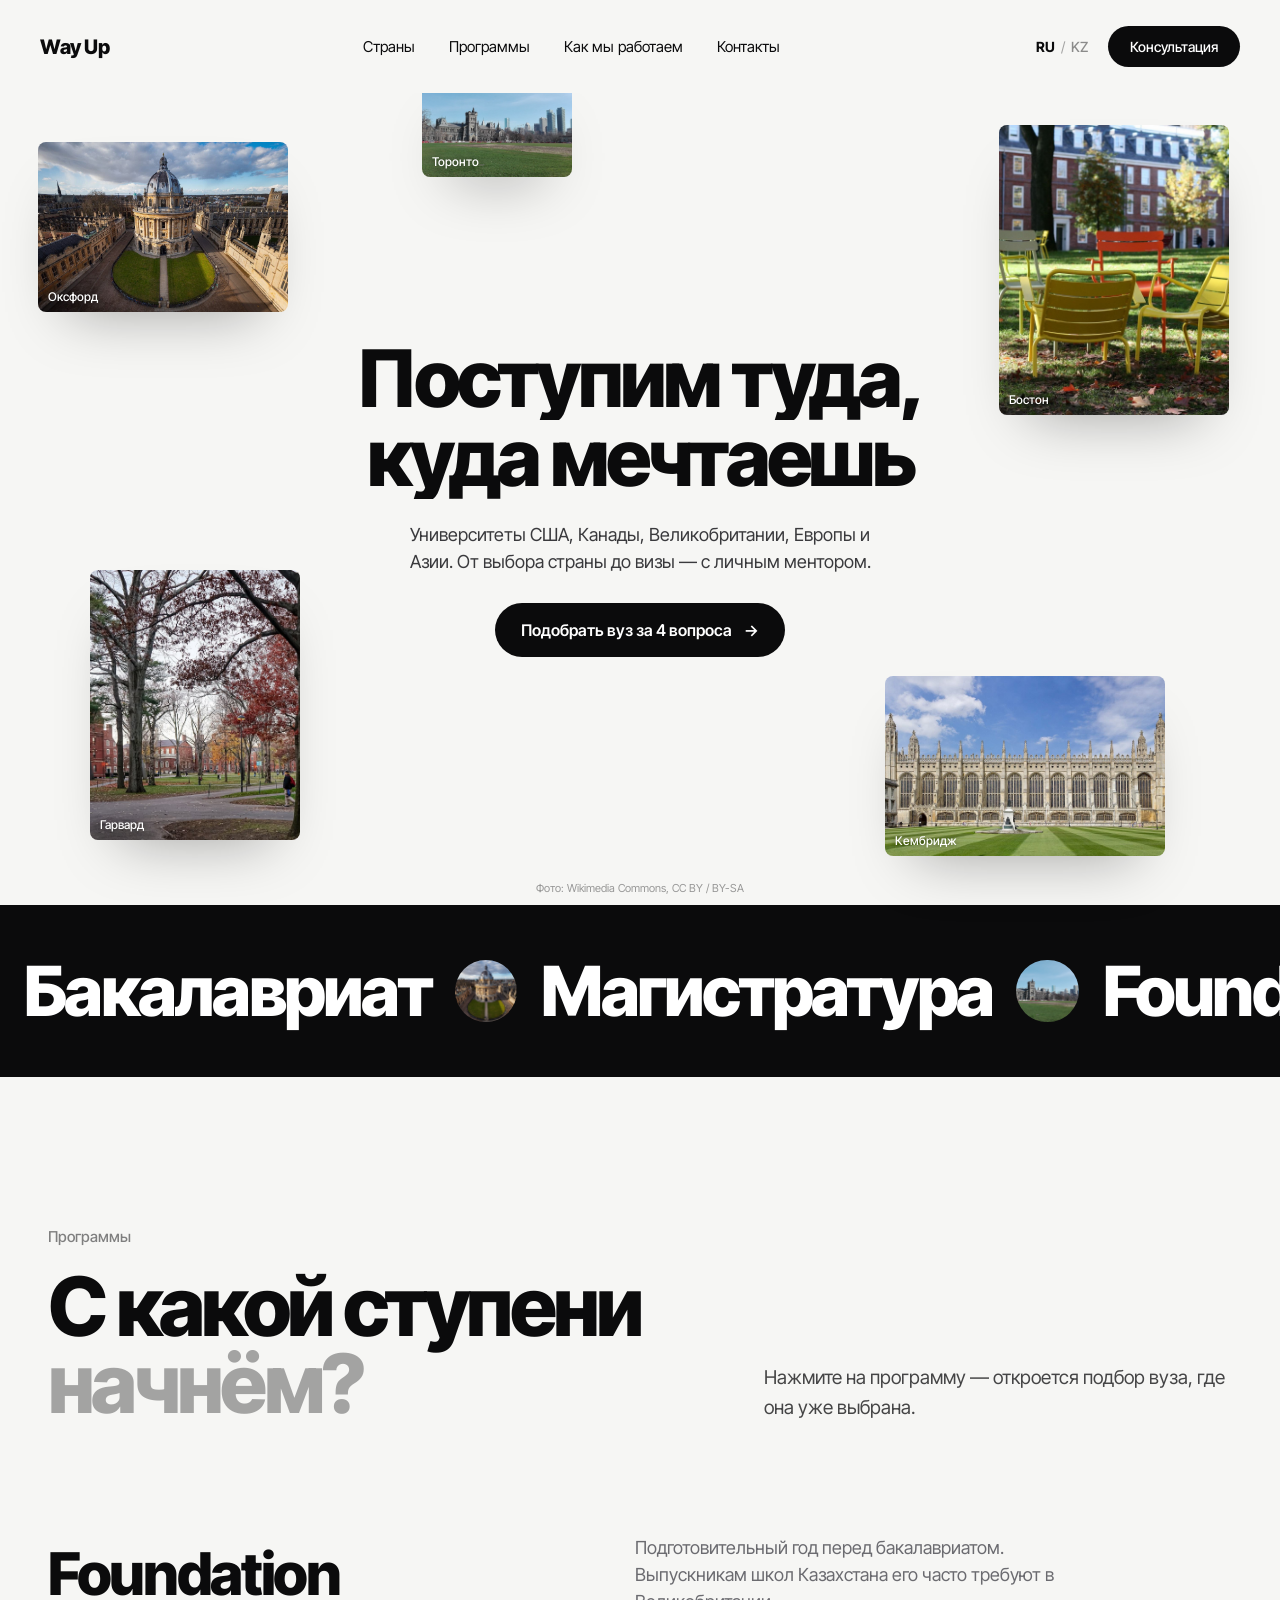
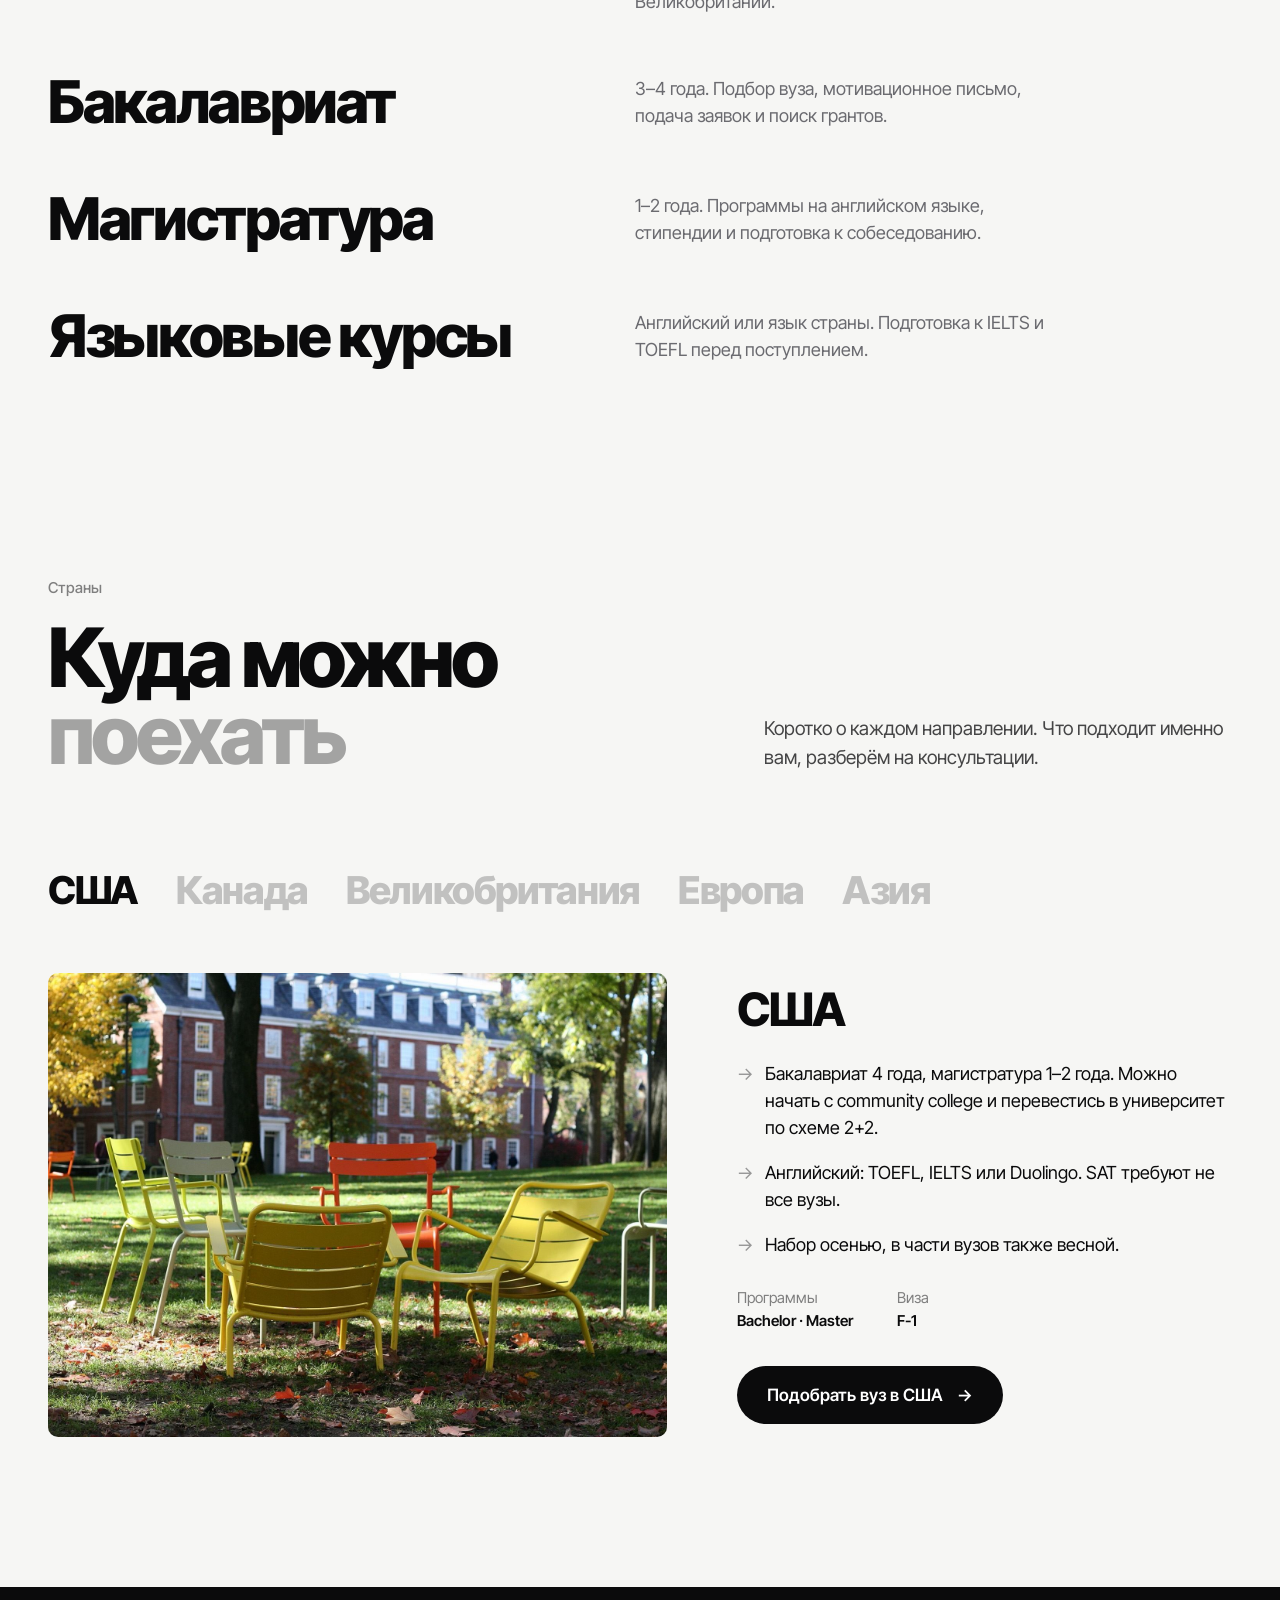
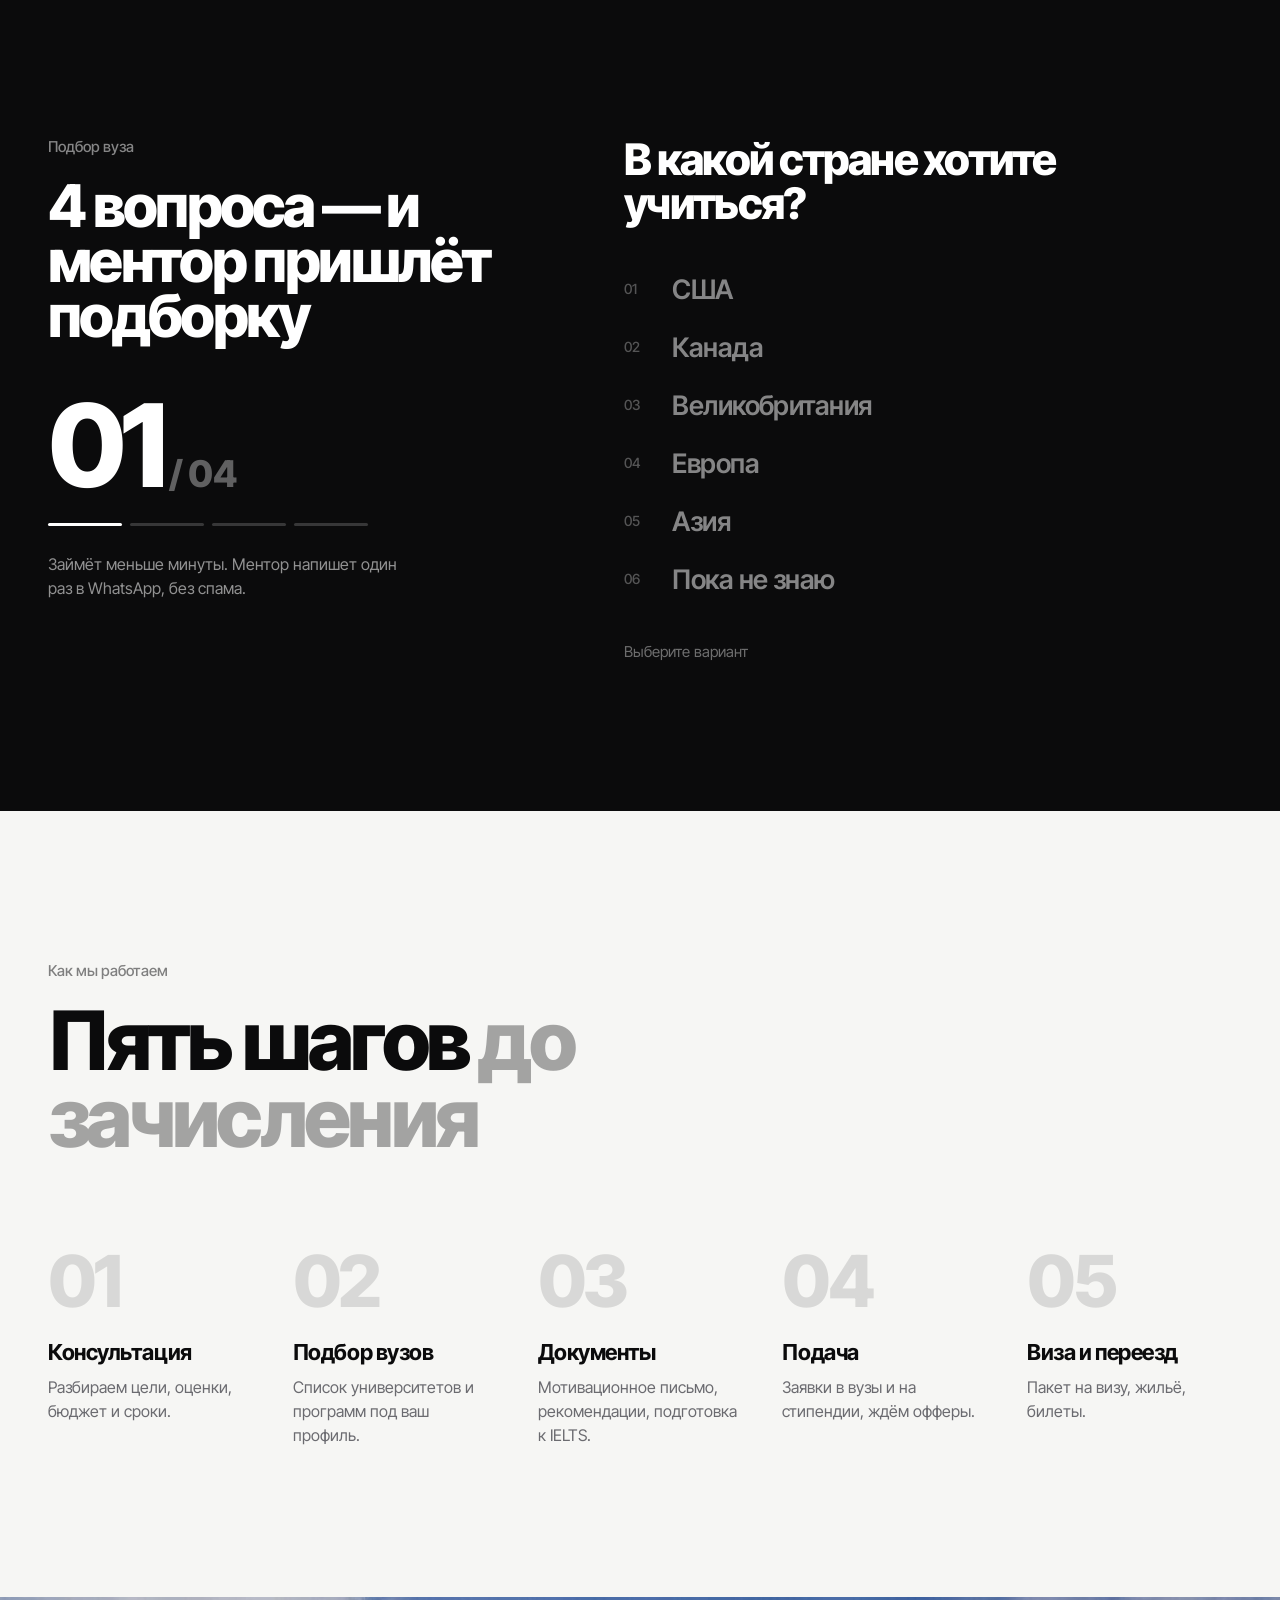
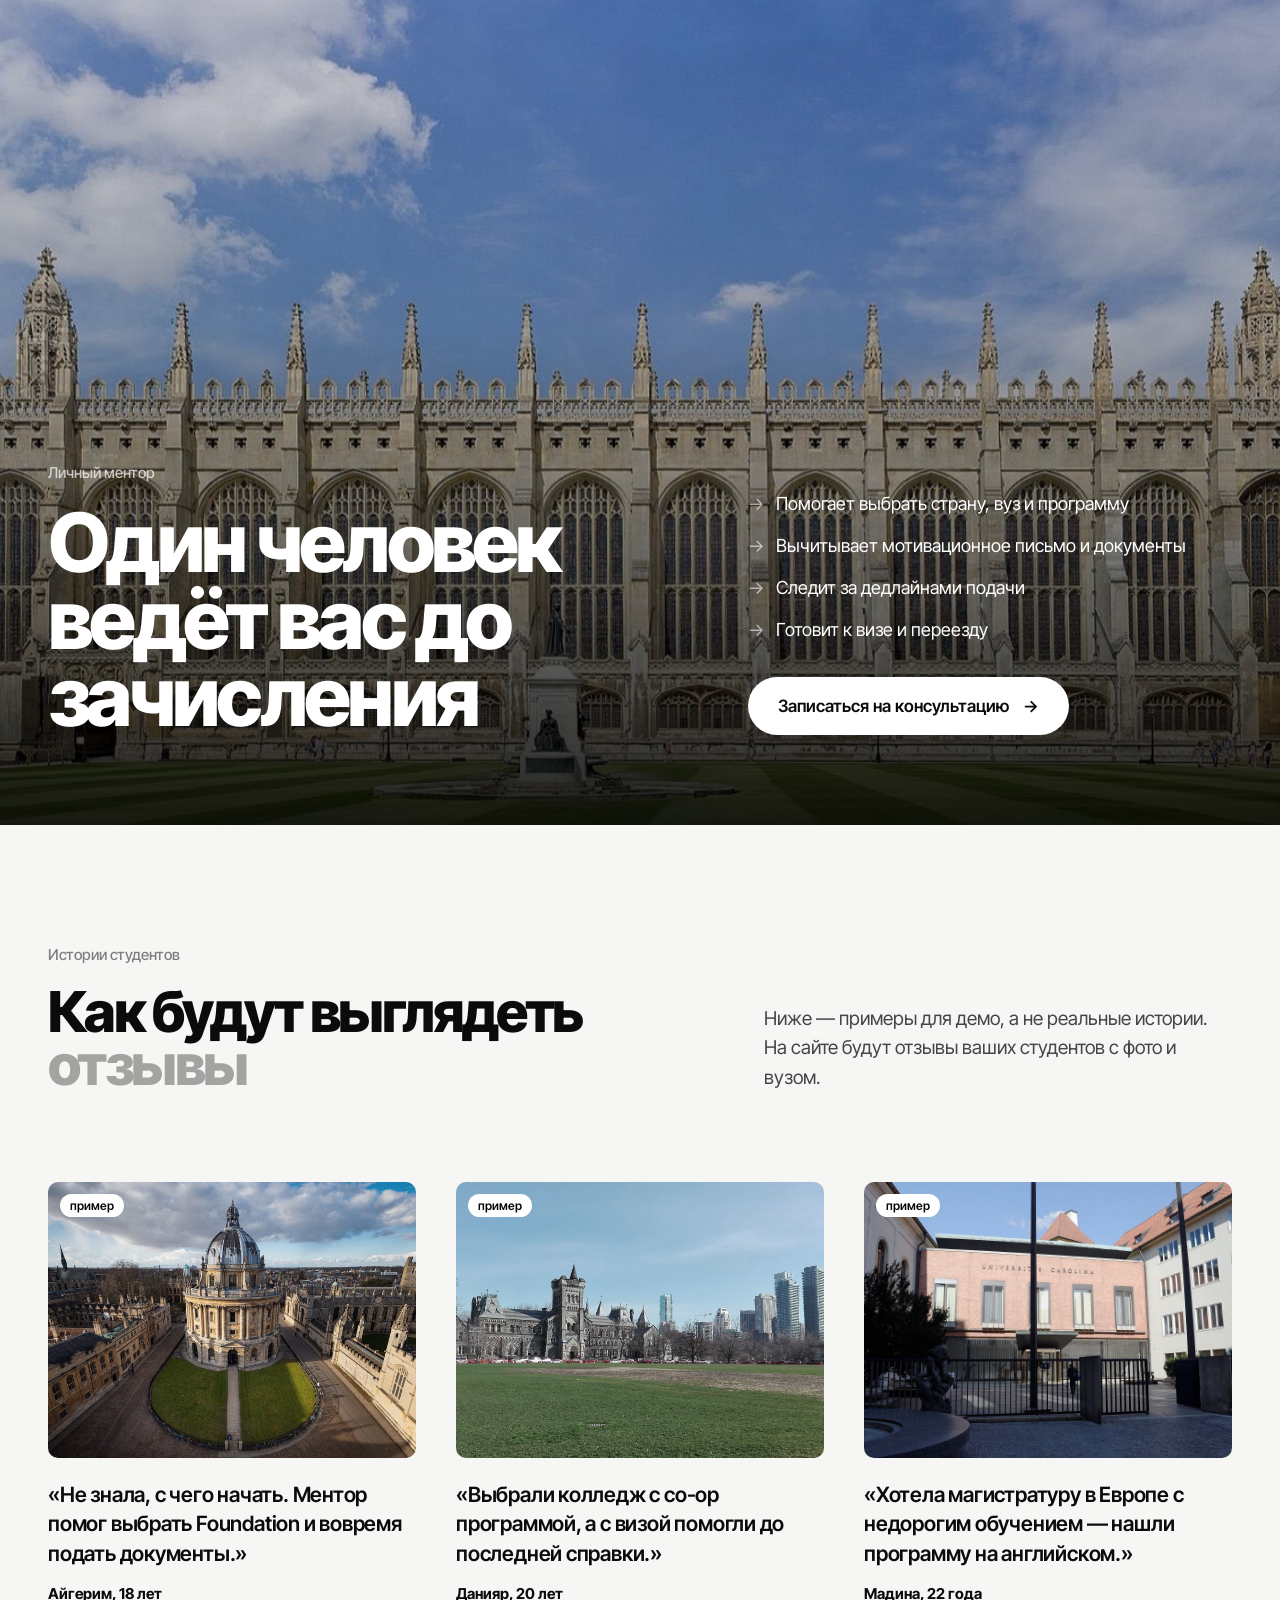
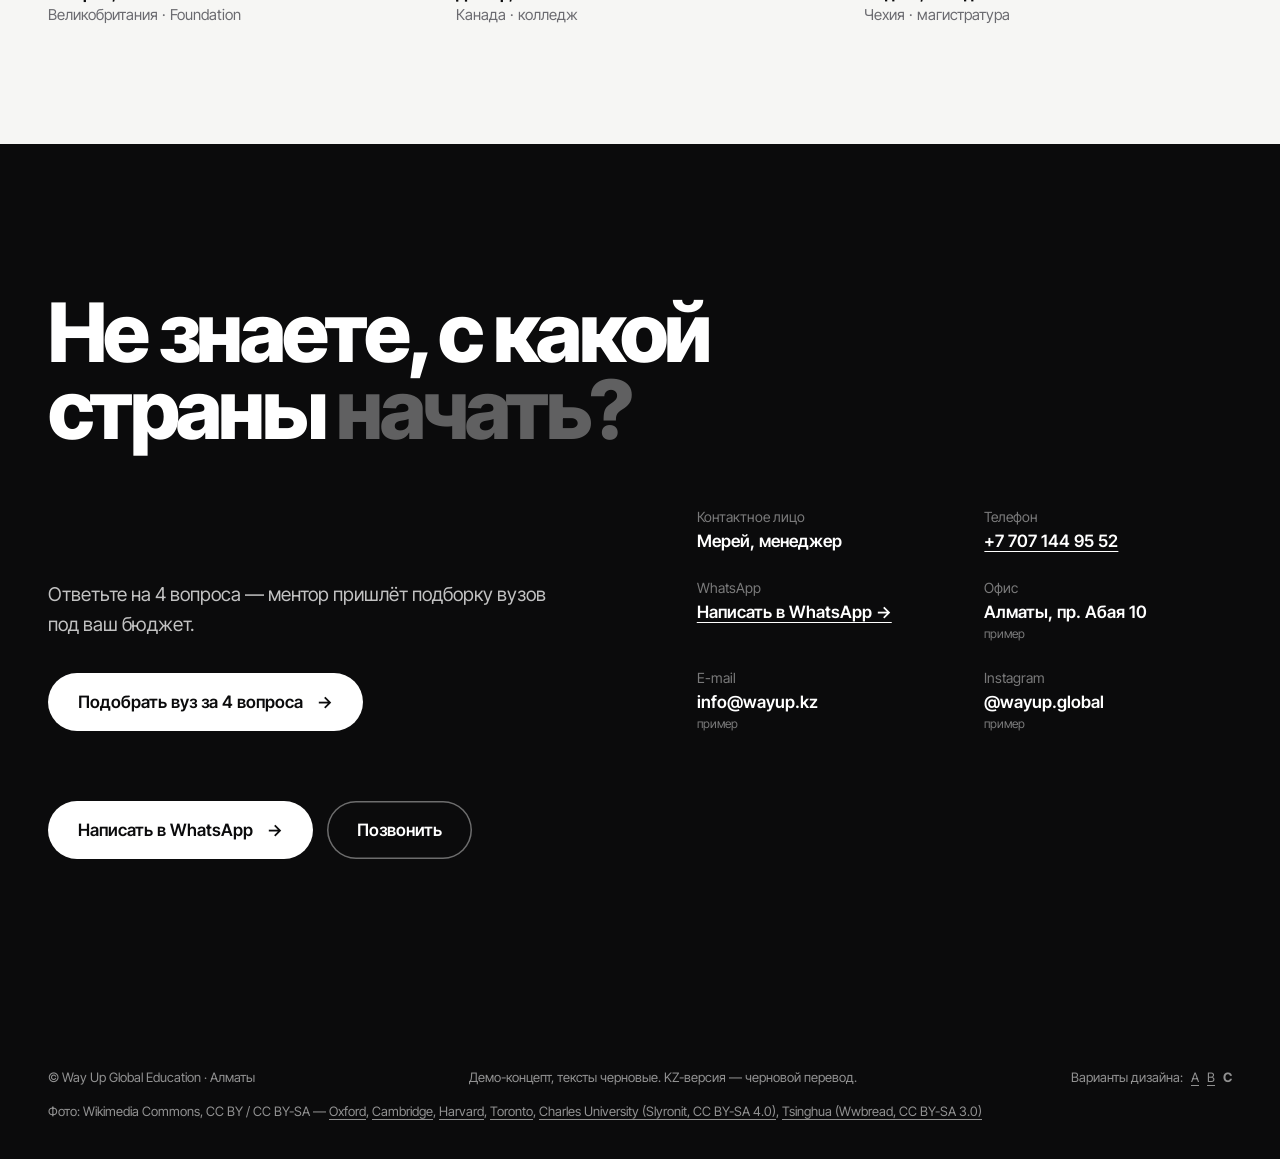
<file: hero/c.html>
<!DOCTYPE html><html lang="ru"><head><meta charset="utf-8"><meta name="viewport" content="width=device-width,initial-scale=1">
<title>Way Up — вариант C</title>
<link rel="preconnect" href="https://fonts.googleapis.com"><link rel="preconnect" href="https://fonts.gstatic.com" crossorigin>
<link href="https://fonts.googleapis.com/css2?family=Inter+Tight:wght@400;500;600;800&display=swap" rel="stylesheet">
<link rel="icon" href="data:image/svg+xml,%3Csvg xmlns=%22http://www.w3.org/2000/svg%22 viewBox=%220 0 32 32%22%3E%3Crect width=%2232%22 height=%2232%22 rx=%226%22 fill=%22%230b0b0c%22/%3E%3Ctext x=%2216%22 y=%2223%22 font-size=%2218%22 font-family=%22Arial%22 font-weight=%22700%22 fill=%22white%22 text-anchor=%22middle%22%3EW%3C/text%3E%3C/svg%3E">
<meta name="description" content="Way Up Global Education — учёба за рубежом: США, Канада, Великобритания, Европа, Азия. Демо-концепт сайта.">
<link rel="stylesheet" href="site.css">
<style>
*{box-sizing:border-box;margin:0;padding:0}
body{font-family:"Inter Tight",system-ui,sans-serif;--paper:#f6f6f4;background:#f6f6f4;color:#0b0b0c;-webkit-font-smoothing:antialiased}
a{color:inherit;text-decoration:none}
.site-nav{position:sticky;top:0;z-index:20;background:#f6f6f4;display:flex;align-items:center;justify-content:space-between;padding:26px 40px}.site-nav.scrolled{background:rgba(246,246,244,.92);-webkit-backdrop-filter:blur(14px);backdrop-filter:blur(14px)}
.logo{font-weight:800;font-size:20px;letter-spacing:-.02em}
.links{display:flex;gap:34px;font-size:15px}
.right{display:flex;gap:18px;align-items:center;font-size:14px}
.btn{background:#0b0b0c;color:#fff;padding:12px 22px;border-radius:999px;font-weight:500}
.stage{position:relative;height:calc(100svh - 88px);min-height:560px;overflow-x:clip}
.center{position:absolute;inset:0;display:flex;flex-direction:column;align-items:center;justify-content:center;text-align:center;z-index:4;pointer-events:none}
h1{font-weight:800;font-size:clamp(42px,6.2vw,104px);line-height:.95;letter-spacing:-.045em;max-width:12ch}
h1 .l{display:block;overflow:hidden;padding-bottom:.05em}
h1 .w{display:inline-block;transform:translateY(105%);animation:up 1.1s cubic-bezier(.2,.8,.2,1) forwards}
@keyframes up{to{transform:none}}
.sub{margin-top:22px;max-width:470px;font-size:18px;line-height:1.5;color:#3a3a3d;opacity:0;animation:fade 1s 1s forwards}
.cta{pointer-events:auto;display:inline-flex;gap:12px;margin-top:28px;background:#0b0b0c;color:#fff;padding:17px 26px;border-radius:999px;font-weight:600;opacity:0;animation:fade 1s 1.2s forwards}
@keyframes fade{to{opacity:1}}
.ph{position:absolute;z-index:2;border-radius:8px;overflow:hidden;box-shadow:0 30px 60px -30px rgba(0,0,0,.35);opacity:0;animation:fly 1.4s cubic-bezier(.2,.8,.2,1) forwards}
.ph img{width:100%;height:100%;object-fit:cover;display:block;animation:float 9s ease-in-out infinite alternate}
.ph p{position:absolute;left:10px;bottom:8px;color:#fff;font-size:12px;font-weight:500;text-shadow:0 1px 6px rgba(0,0,0,.5)}
@keyframes fly{from{opacity:0;transform:translate(var(--fx),var(--fy)) scale(.9)}to{opacity:1;transform:none}}
@keyframes float{from{transform:scale(1.04) translateY(-6px)}to{transform:scale(1.04) translateY(6px)}}
.p1{left:3%;top:6%;width:250px;height:170px;--fx:-120px;--fy:-60px;animation-delay:.2s}
.p2{left:7%;bottom:8%;width:210px;height:270px;--fx:-140px;--fy:80px;animation-delay:.35s}
.p3{right:4%;top:4%;width:230px;height:290px;--fx:140px;--fy:-80px;animation-delay:.3s}
.p4{right:9%;bottom:6%;width:280px;height:180px;--fx:140px;--fy:90px;animation-delay:.45s}
.p5{left:33%;top:-2%;width:150px;height:100px;--fx:0;--fy:-120px;animation-delay:.55s;opacity:.9}
.credit{position:absolute;bottom:10px;left:0;right:0;text-align:center;font-size:11px;opacity:.4;z-index:4}
@media(max-width:760px){.links{display:none}.site-nav{padding:20px}.right{gap:10px}.p1{width:130px;height:90px;left:-20px;top:2%}.p3{width:120px;height:150px;right:-20px;top:1%}.p2{width:120px;height:150px;left:-24px;bottom:2%}.p4{width:150px;height:100px;right:-20px;bottom:4%}.p5{display:none}.sub{font-size:16px;padding:0 24px}}
</style></head><body data-lang="ru" id="top">
<nav class="site-nav"><a class="logo" href="#top">Way Up</a>
  <div class="links"><a href="#countries"><span class="ru">Страны</span><span class="kz">Елдер</span></a><a href="#programs"><span class="ru">Программы</span><span class="kz">Бағдарламалар</span></a><a href="#stages"><span class="ru">Как мы работаем</span><span class="kz">Қалай жұмыс істейміз</span></a><a href="#contacts"><span class="ru">Контакты</span><span class="kz">Байланыс</span></a></div>
  <div class="right"><div class="lang"><button type="button" data-set-lang="ru" aria-pressed="true">RU</button><i>/</i><button type="button" data-set-lang="kz" aria-pressed="false">KZ</button></div><a class="btn nav-cta" href="#quiz" data-quiz><span class="ru">Консультация</span><span class="kz">Кеңес алу</span></a><button type="button" class="burger" aria-label="Меню"><i></i><i></i></button></div></nav>
<section class="stage" id="st">
  <div class="ph p1" data-d="18"><img src="img/oxford.jpg" alt=""><p>Оксфорд</p></div>
  <div class="ph p2" data-d="28"><img src="img/harvard.jpg" alt="" style="object-position:30% 50%"><p>Гарвард</p></div>
  <div class="ph p3" data-d="22"><img src="img/harvard2.jpg" alt=""><p>Бостон</p></div>
  <div class="ph p4" data-d="14"><img src="img/cambridge.jpg" alt=""><p>Кембридж</p></div>
  <div class="ph p5" data-d="34"><img src="img/toronto.jpg" alt=""><p>Торонто</p></div>
  <div class="center">
    <h1><span class="ru"><span class="l"><span class="w">Поступим</span> <span class="w" style="animation-delay:.08s">туда,</span></span><span class="l"><span class="w" style="animation-delay:.18s">куда</span> <span class="w" style="animation-delay:.26s">мечтаешь</span></span></span><span class="kz"><span class="l"><span class="w">Армандаған</span></span><span class="l"><span class="w" style="animation-delay:.12s">жеріңе</span> <span class="w" style="animation-delay:.22s">түсеміз</span></span></span></h1>
    <p class="sub"><span class="ru">Университеты США, Канады, Великобритании, Европы и Азии. От выбора страны до визы — с личным ментором.</span><span class="kz">АҚШ, Канада, Ұлыбритания, Еуропа және Азия университеттері. Елді таңдаудан визаға дейін — жеке ментормен.</span></p>
    <a class="cta" href="#quiz" data-quiz><span class="ru">Подобрать вуз за 4 вопроса</span><span class="kz">4 сұрақпен университет таңдау</span> →</a>
  </div>
  <p class="credit">Фото: Wikimedia Commons, CC BY / BY-SA</p>
</section>
<!--SECTIONS:BEGIN-->
<!-- Общие секции для A/B/C. Правится здесь, потом: python3 build.py -->
<!-- KZ-тексты — черновой перевод, на вычитку Мерей -->
<div class="ticker2" aria-hidden="true"><div class="tt">
  <div class="grp"><span class="ru">Бакалавриат</span><span class="kz">Бакалавриат</span><img src="img/oxford.jpg" alt=""><span class="ru">Магистратура</span><span class="kz">Магистратура</span><img src="img/toronto.jpg" alt=""><span>Foundation</span><img src="img/harvard2.jpg" alt=""><span class="ru">Языковые курсы</span><span class="kz">Тіл курстары</span><img src="img/cambridge.jpg" alt=""><span class="ru">Летние школы</span><span class="kz">Жазғы мектептер</span><img src="img/prague.jpg" alt=""><span class="ru">Гранты и стипендии</span><span class="kz">Гранттар мен стипендиялар</span><img src="img/tsinghua.jpg" alt=""></div>
  <div class="grp"><span class="ru">Бакалавриат</span><span class="kz">Бакалавриат</span><img src="img/oxford.jpg" alt=""><span class="ru">Магистратура</span><span class="kz">Магистратура</span><img src="img/toronto.jpg" alt=""><span>Foundation</span><img src="img/harvard2.jpg" alt=""><span class="ru">Языковые курсы</span><span class="kz">Тіл курстары</span><img src="img/cambridge.jpg" alt=""><span class="ru">Летние школы</span><span class="kz">Жазғы мектептер</span><img src="img/prague.jpg" alt=""><span class="ru">Гранты и стипендии</span><span class="kz">Гранттар мен стипендиялар</span><img src="img/tsinghua.jpg" alt=""></div>
</div></div>

<section class="sx" id="programs">
  <div class="wrapx">
    <div class="head2 rv">
      <div><div class="eyebrow"><span class="ru">Программы</span><span class="kz">Бағдарламалар</span></div>
        <h2 class="h2"><span class="ru">С какой ступени <span class="soft">начнём?</span></span><span class="kz">Қай сатыдан <span class="soft">бастаймыз?</span></span></h2></div>
      <p class="lead2"><span class="ru">Нажмите на программу — откроется подбор вуза, где она уже выбрана.</span><span class="kz">Бағдарламаны басыңыз — ол таңдалған университет іріктеуі ашылады.</span></p>
    </div>
    <div class="progs rv">
      <button type="button" class="prog" data-quiz data-program="Foundation"><b>Foundation</b><p><span class="ru">Подготовительный год перед бакалавриатом. Выпускникам школ Казахстана его часто требуют в Великобритании.</span><span class="kz">Бакалавриат алдындағы дайындық жылы. Ұлыбританияда Қазақстан мектеп түлектерінен оны жиі талап етеді.</span></p><i>→</i></button>
      <button type="button" class="prog" data-quiz data-program="Бакалавриат"><b>Бакалавриат</b><p><span class="ru">3–4 года. Подбор вуза, мотивационное письмо, подача заявок и поиск грантов.</span><span class="kz">3–4 жыл. Университет таңдау, мотивациялық хат, өтінім беру және грант іздеу.</span></p><i>→</i></button>
      <button type="button" class="prog" data-quiz data-program="Магистратура"><b>Магистратура</b><p><span class="ru">1–2 года. Программы на английском языке, стипендии и подготовка к собеседованию.</span><span class="kz">1–2 жыл. Ағылшын тіліндегі бағдарламалар, стипендиялар және сұхбатқа дайындық.</span></p><i>→</i></button>
      <button type="button" class="prog" data-quiz data-program="Языковые курсы"><b><span class="ru">Языковые курсы</span><span class="kz">Тіл курстары</span></b><p><span class="ru">Английский или язык страны. Подготовка к IELTS и TOEFL перед поступлением.</span><span class="kz">Ағылшын немесе сол елдің тілі. Түсер алдында IELTS пен TOEFL-ге дайындық.</span></p><i>→</i></button>
    </div>
  </div>
</section>

<section class="sx" id="countries" style="padding-top:40px">
  <div class="wrapx">
    <div class="head2 rv">
      <div><div class="eyebrow"><span class="ru">Страны</span><span class="kz">Елдер</span></div>
        <h2 class="h2"><span class="ru">Куда можно <span class="soft">поехать</span></span><span class="kz">Қайда <span class="soft">баруға болады</span></span></h2></div>
      <p class="lead2"><span class="ru">Коротко о каждом направлении. Что подходит именно вам, разберём на консультации.</span><span class="kz">Әр бағыт туралы қысқаша. Сізге не сай келетінін кеңесте талдаймыз.</span></p>
    </div>
    <div class="tabs2 rv" role="tablist">
      <button type="button" class="tab2" role="tab" aria-selected="true" data-tab="us"><span class="ru">США</span><span class="kz">АҚШ</span></button>
      <button type="button" class="tab2" role="tab" aria-selected="false" data-tab="ca">Канада</button>
      <button type="button" class="tab2" role="tab" aria-selected="false" data-tab="gb"><span class="ru">Великобритания</span><span class="kz">Ұлыбритания</span></button>
      <button type="button" class="tab2" role="tab" aria-selected="false" data-tab="eu"><span class="ru">Европа</span><span class="kz">Еуропа</span></button>
      <button type="button" class="tab2" role="tab" aria-selected="false" data-tab="as">Азия</button>
    </div>
    <div class="rv">
      <div class="pan on" data-pan="us">
        <figure><img src="img/harvard2.jpg" alt="Гарвардский университет"></figure>
        <div><h3><span class="ru">США</span><span class="kz">АҚШ</span></h3>
          <ul><li><span class="ru">Бакалавриат 4 года, магистратура 1–2 года. Можно начать с community college и перевестись в университет по схеме 2+2.</span><span class="kz">Бакалавриат 4 жыл, магистратура 1–2 жыл. Community college-дан бастап, 2+2 схемасы бойынша университетке ауысуға болады.</span></li>
          <li><span class="ru">Английский: TOEFL, IELTS или Duolingo. SAT требуют не все вузы.</span><span class="kz">Ағылшын тілі: TOEFL, IELTS немесе Duolingo. SAT-ты барлық университет талап етпейді.</span></li>
          <li><span class="ru">Набор осенью, в части вузов также весной.</span><span class="kz">Қабылдау күзде, кейбір университеттерде көктемде де.</span></li></ul>
          <div class="meta"><div><span class="ru">Программы</span><span class="kz">Бағдарламалар</span><b>Bachelor · Master</b></div><div><span class="ru">Виза</span><span class="kz">Виза</span><b>F-1</b></div></div>
          <button type="button" class="bigbtn" data-quiz data-country="США"><span class="ru">Подобрать вуз в США</span><span class="kz">АҚШ-тан университет таңдау</span> <i>→</i></button></div>
      </div>
      <div class="pan" data-pan="ca">
        <figure><img src="img/toronto.jpg" alt="Университет Торонто"></figure>
        <div><h3>Канада</h3>
          <ul><li><span class="ru">Университеты и колледжи, программы с оплачиваемой практикой (co-op).</span><span class="kz">Университеттер мен колледждер, ақылы тәжірибесі бар бағдарламалар (co-op).</span></li>
          <li><span class="ru">После выпуска можно получить разрешение на работу (PGWP), если программа подходит под условия.</span><span class="kz">Бағдарлама талаптарға сай болса, бітіргеннен кейін жұмысқа рұқсат (PGWP) алуға болады.</span></li>
          <li><span class="ru">Набор в сентябре и январе, на части программ также в мае.</span><span class="kz">Қабылдау қыркүйек пен қаңтарда, кейбір бағдарламаларда мамырда да.</span></li></ul>
          <div class="meta"><div><span class="ru">Программы</span><span class="kz">Бағдарламалар</span><b>College · University</b></div><div><span class="ru">Документ</span><span class="kz">Құжат</span><b>Study permit</b></div></div>
          <button type="button" class="bigbtn" data-quiz data-country="Канада"><span class="ru">Подобрать вуз в Канаде</span><span class="kz">Канададан университет таңдау</span> <i>→</i></button></div>
      </div>
      <div class="pan" data-pan="gb">
        <figure><img src="img/oxford.jpg" alt="Оксфорд"></figure>
        <div><h3><span class="ru">Великобритания</span><span class="kz">Ұлыбритания</span></h3>
          <ul><li><span class="ru">Бакалавриат 3 года, магистратура 1 год.</span><span class="kz">Бакалавриат 3 жыл, магистратура 1 жыл.</span></li>
          <li><span class="ru">На бакалавриат подают через UCAS. Выпускникам школ Казахстана часто нужен Foundation.</span><span class="kz">Бакалавриатқа өтінім UCAS арқылы беріледі. Қазақстан мектеп түлектеріне көбіне Foundation қажет.</span></li>
          <li><span class="ru">После выпуска есть виза Graduate Route, чтобы остаться и работать.</span><span class="kz">Бітіргеннен кейін қалып жұмыс істеуге арналған Graduate Route визасы бар.</span></li></ul>
          <div class="meta"><div><span class="ru">Программы</span><span class="kz">Бағдарламалар</span><b>Foundation · BA · MSc</b></div><div><span class="ru">Виза</span><span class="kz">Виза</span><b>Student visa</b></div></div>
          <button type="button" class="bigbtn" data-quiz data-country="Великобритания"><span class="ru">Подобрать вуз в Британии</span><span class="kz">Ұлыбританиядан университет таңдау</span> <i>→</i></button></div>
      </div>
      <div class="pan" data-pan="eu">
        <figure><img src="img/prague.jpg" alt="Карлов университет, Прага"></figure>
        <div><h3><span class="ru">Европа</span><span class="kz">Еуропа</span></h3>
          <ul><li><span class="ru">Германия, Чехия, Италия, Нидерланды и другие страны.</span><span class="kz">Германия, Чехия, Италия, Нидерланды және басқа елдер.</span></li>
          <li><span class="ru">В государственных вузах ряда стран обучение бесплатное или недорогое.</span><span class="kz">Бірқатар елдердің мемлекеттік университеттерінде оқу тегін немесе арзан.</span></li>
          <li><span class="ru">Много программ на английском, но где-то нужен язык страны.</span><span class="kz">Ағылшын тіліндегі бағдарламалар көп, бірақ кей жерде сол елдің тілі қажет.</span></li></ul>
          <div class="meta"><div><span class="ru">Программы</span><span class="kz">Бағдарламалар</span><b>Bachelor · Master</b></div><div><span class="ru">Виза</span><span class="kz">Виза</span><b>National D</b></div></div>
          <button type="button" class="bigbtn" data-quiz data-country="Европа"><span class="ru">Подобрать вуз в Европе</span><span class="kz">Еуропадан университет таңдау</span> <i>→</i></button></div>
      </div>
      <div class="pan" data-pan="as">
        <figure><img src="img/tsinghua.jpg" alt="Университет Цинхуа"></figure>
        <div><h3>Азия</h3>
          <ul><li><span class="ru">Южная Корея, Китай, Малайзия, Япония.</span><span class="kz">Оңтүстік Корея, Қытай, Малайзия, Жапония.</span></li>
          <li><span class="ru">Государственные стипендии: GKS в Корее, CSC в Китае.</span><span class="kz">Мемлекеттік стипендиялар: Кореяда GKS, Қытайда CSC.</span></li>
          <li><span class="ru">В Малайзии работают кампусы британских и австралийских университетов.</span><span class="kz">Малайзияда британ және австралия университеттерінің кампустары жұмыс істейді.</span></li></ul>
          <div class="meta"><div><span class="ru">Гранты</span><span class="kz">Гранттар</span><b>GKS · CSC</b></div><div><span class="ru">Программы</span><span class="kz">Бағдарламалар</span><b>Bachelor · Master</b></div></div>
          <button type="button" class="bigbtn" data-quiz data-country="Азия"><span class="ru">Подобрать вуз в Азии</span><span class="kz">Азиядан университет таңдау</span> <i>→</i></button></div>
      </div>
    </div>
  </div>
</section>

<section class="sx dark" id="quiz">
  <div class="wrapx quiz2">
    <div class="rv">
      <div class="eyebrow"><span class="ru">Подбор вуза</span><span class="kz">Университет іріктеу</span></div>
      <h2 class="h2" style="font-size:clamp(38px,4.6vw,72px)"><span class="ru">4 вопроса — и ментор пришлёт подборку</span><span class="kz">4 сұрақ — ментор іріктеме жібереді</span></h2>
      <div class="qcount"><span id="qn">01</span><small> / 04</small></div>
      <div class="qbar" id="qbar"><span class="on"></span><span></span><span></span><span></span></div>
      <p class="qnote"><span class="ru">Займёт меньше минуты. Ментор напишет один раз в WhatsApp, без спама.</span><span class="kz">Бір минуттан аз уақыт алады. Ментор WhatsApp-қа бір рет жазады, спамсыз.</span></p>
    </div>
    <div class="rv">
      <form id="qform" novalidate>
        <input type="hidden" name="utm_source"><input type="hidden" name="utm_medium"><input type="hidden" name="utm_campaign"><input type="hidden" name="utm_content"><input type="hidden" name="utm_term">
        <div class="qs on" data-step="1" data-name="country">
          <h3><span class="ru">В какой стране хотите учиться?</span><span class="kz">Қай елде оқығыңыз келеді?</span></h3>
          <div class="opts2">
            <button type="button" class="opt2" data-v="США"><em>01</em><span class="ru">США</span><span class="kz">АҚШ</span></button>
            <button type="button" class="opt2" data-v="Канада"><em>02</em>Канада</button>
            <button type="button" class="opt2" data-v="Великобритания"><em>03</em><span class="ru">Великобритания</span><span class="kz">Ұлыбритания</span></button>
            <button type="button" class="opt2" data-v="Европа"><em>04</em><span class="ru">Европа</span><span class="kz">Еуропа</span></button>
            <button type="button" class="opt2" data-v="Азия"><em>05</em>Азия</button>
            <button type="button" class="opt2" data-v="Пока не знаю"><em>06</em><span class="ru">Пока не знаю</span><span class="kz">Әзірге білмеймін</span></button>
          </div>
        </div>
        <div class="qs" data-step="2" data-name="program">
          <h3><span class="ru">Какая программа нужна?</span><span class="kz">Қандай бағдарлама керек?</span></h3>
          <div class="opts2">
            <button type="button" class="opt2" data-v="Foundation"><em>01</em><span class="ru">Foundation, подготовительный год</span><span class="kz">Foundation, дайындық жылы</span></button>
            <button type="button" class="opt2" data-v="Бакалавриат"><em>02</em>Бакалавриат</button>
            <button type="button" class="opt2" data-v="Магистратура"><em>03</em>Магистратура</button>
            <button type="button" class="opt2" data-v="Языковые курсы"><em>04</em><span class="ru">Языковые курсы</span><span class="kz">Тіл курстары</span></button>
          </div>
        </div>
        <div class="qs" data-step="3" data-name="budget">
          <h3><span class="ru">Бюджет на год обучения?</span><span class="kz">Бір жылдық оқу бюджеті қанша?</span></h3>
          <div class="opts2">
            <button type="button" class="opt2" data-v="до $10 000"><em>01</em><span class="ru">До $10 000</span><span class="kz">$10 000-ға дейін</span></button>
            <button type="button" class="opt2" data-v="$10–25 тыс."><em>02</em><span class="ru">$10–25 тыс.</span><span class="kz">$10–25 мың</span></button>
            <button type="button" class="opt2" data-v="$25–50 тыс."><em>03</em><span class="ru">$25–50 тыс.</span><span class="kz">$25–50 мың</span></button>
            <button type="button" class="opt2" data-v="больше $50 тыс."><em>04</em><span class="ru">Больше $50 тыс.</span><span class="kz">$50 мыңнан көп</span></button>
            <button type="button" class="opt2" data-v="нужен грант"><em>05</em><span class="ru">Нужен грант</span><span class="kz">Грант керек</span></button>
          </div>
        </div>
        <div class="qs" data-step="4">
          <h3><span class="ru">Куда прислать подборку?</span><span class="kz">Іріктемені қайда жіберейік?</span></h3>
          <div class="two2">
            <div class="fld" id="fld-name"><label for="q-name"><span class="ru">Имя</span><span class="kz">Атыңыз</span></label><input id="q-name" name="name" autocomplete="given-name" data-ph-ru="Как к вам обращаться" data-ph-kz="Сізге қалай жүгінейік" placeholder="Как к вам обращаться"><div class="err"><span class="ru">Напишите имя</span><span class="kz">Атыңызды жазыңыз</span></div></div>
            <div class="fld" id="fld-phone"><label for="q-phone">WhatsApp</label><input id="q-phone" name="phone" type="tel" inputmode="tel" autocomplete="tel" placeholder="+7 7__ ___ __ __"><div class="err"><span class="ru">Номер целиком: +7 7XX XXX XX XX</span><span class="kz">Нөмірді толық жазыңыз: +7 7XX XXX XX XX</span></div></div>
          </div>
          <div class="fld"><label for="q-when"><span class="ru">Когда планируете поступать?</span><span class="kz">Қашан түсуді жоспарлайсыз?</span></label>
            <select id="q-when" name="intake"><option value="2027">2027</option><option value="2028">2028</option><option value="позже" data-ru="Позже" data-kz="Кейінірек">Позже</option></select></div>
          <button type="submit" class="bigbtn inv" style="margin-top:10px"><span class="ru">Получить подборку вузов</span><span class="kz">Іріктемені алу</span> <i>→</i></button>
          <p class="consent"><span class="ru">Нажимая кнопку, вы соглашаетесь на обработку данных.</span><span class="kz">Батырманы басу арқылы деректерді өңдеуге келісесіз.</span></p>
        </div>
        <div class="qrow"><button type="button" class="qback" id="qback" hidden>← <span class="ru">Назад</span><span class="kz">Артқа</span></button><span class="qhint" id="qhint"><span class="ru">Выберите вариант</span><span class="kz">Нұсқаны таңдаңыз</span></span></div>
      </form>
      <div class="done2" id="qdone">
        <h3><span class="ru">Спасибо! Заявка у ментора.</span><span class="kz">Рахмет! Өтініміңіз менторда.</span></h3>
        <p><span class="ru">Напишем в WhatsApp и пришлём подборку вузов. А ниже видно, как эта заявка попадёт в amoCRM.</span><span class="kz">WhatsApp арқылы жазып, университеттер іріктемесін жібереміз. Төменде бұл өтінім amoCRM-ге қалай түсетіні көрсетілген.</span></p>
        <div class="crm2"><div class="ch"><span class="ru">Сделка в amoCRM · демо</span><span class="kz">amoCRM-дегі мәміле · демо</span></div><div id="crmrows"></div></div>
        <a class="bigbtn inv" id="qwa" href="https://wa.me/77071449552?text=%D0%97%D0%B4%D1%80%D0%B0%D0%B2%D1%81%D1%82%D0%B2%D1%83%D0%B9%D1%82%D0%B5!%20%D0%A5%D0%BE%D1%87%D1%83%20%D0%BA%D0%BE%D0%BD%D1%81%D1%83%D0%BB%D1%8C%D1%82%D0%B0%D1%86%D0%B8%D1%8E%20%D0%BF%D0%BE%20%D1%83%D1%87%D1%91%D0%B1%D0%B5%20%D0%B7%D0%B0%20%D1%80%D1%83%D0%B1%D0%B5%D0%B6%D0%BE%D0%BC" target="_blank" rel="noopener" data-wa style="margin-top:34px"><span class="ru">Написать ментору в WhatsApp</span><span class="kz">Менторға WhatsApp-қа жазу</span> <i>→</i></a><br>
        <button type="button" class="again" id="qagain">↺ <span class="ru">Пройти заново</span><span class="kz">Қайта өту</span></button>
      </div>
    </div>
  </div>
</section>

<section class="sx" id="stages">
  <div class="wrapx">
    <div class="head2 rv">
      <div><div class="eyebrow"><span class="ru">Как мы работаем</span><span class="kz">Қалай жұмыс істейміз</span></div>
        <h2 class="h2"><span class="ru">Пять шагов <span class="soft">до зачисления</span></span><span class="kz">Қабылдануға дейін <span class="soft">бес қадам</span></span></h2></div>
    </div>
    <div class="steps2 rv">
      <div class="st2"><div class="n">01</div><h4><span class="ru">Консультация</span><span class="kz">Кеңес</span></h4><p><span class="ru">Разбираем цели, оценки, бюджет и сроки.</span><span class="kz">Мақсатты, бағаларды, бюджет пен мерзімді талдаймыз.</span></p></div>
      <div class="st2"><div class="n">02</div><h4><span class="ru">Подбор вузов</span><span class="kz">Университет таңдау</span></h4><p><span class="ru">Список университетов и программ под ваш профиль.</span><span class="kz">Профиліңізге сай университеттер мен бағдарламалар тізімі.</span></p></div>
      <div class="st2"><div class="n">03</div><h4><span class="ru">Документы</span><span class="kz">Құжаттар</span></h4><p><span class="ru">Мотивационное письмо, рекомендации, подготовка к IELTS.</span><span class="kz">Мотивациялық хат, ұсынымдар, IELTS-ке дайындық.</span></p></div>
      <div class="st2"><div class="n">04</div><h4><span class="ru">Подача</span><span class="kz">Өтінім</span></h4><p><span class="ru">Заявки в вузы и на стипендии, ждём офферы.</span><span class="kz">Университеттерге және стипендияға өтінім, офферлерді күтеміз.</span></p></div>
      <div class="st2"><div class="n">05</div><h4><span class="ru">Виза и переезд</span><span class="kz">Виза және көшу</span></h4><p><span class="ru">Пакет на визу, жильё, билеты.</span><span class="kz">Визаға құжаттар, тұрғын үй, билеттер.</span></p></div>
    </div>
  </div>
</section>

<section class="mentor2" id="mentor">
  <div class="bg" style="background-image:url(img/cambridge.jpg)"></div>
  <div class="wrapx">
    <div class="rv"><div class="eyebrow" style="opacity:.7"><span class="ru">Личный ментор</span><span class="kz">Жеке ментор</span></div>
      <h2 class="h2"><span class="ru">Один человек ведёт вас до зачисления</span><span class="kz">Сізді бір адам қабылданғанға дейін жүргізеді</span></h2></div>
    <div class="rv">
      <ul><li><span class="ru">Помогает выбрать страну, вуз и программу</span><span class="kz">Ел, университет және бағдарлама таңдауға көмектеседі</span></li>
        <li><span class="ru">Вычитывает мотивационное письмо и документы</span><span class="kz">Мотивациялық хат пен құжаттарды тексереді</span></li>
        <li><span class="ru">Следит за дедлайнами подачи</span><span class="kz">Өтінім мерзімдерін қадағалайды</span></li>
        <li><span class="ru">Готовит к визе и переезду</span><span class="kz">Виза мен көшуге дайындайды</span></li></ul>
      <button type="button" class="bigbtn inv" data-quiz><span class="ru">Записаться на консультацию</span><span class="kz">Кеңеске жазылу</span> <i>→</i></button>
    </div>
  </div>
</section>

<section class="sx reviews2" id="reviews">
  <div class="wrapx">
    <div class="head2 rv">
      <div><div class="eyebrow"><span class="ru">Истории студентов</span><span class="kz">Студенттер тарихы</span></div>
        <h2 class="h2"><span class="ru">Как будут выглядеть <span class="soft">отзывы</span></span><span class="kz">Пікірлер <span class="soft">осылай көрінеді</span></span></h2></div>
      <p class="lead2"><span class="ru">Ниже — примеры для демо, а не реальные истории. На сайте будут отзывы ваших студентов с фото и вузом.</span><span class="kz">Төменде — демоға арналған мысалдар, нақты тарих емес. Сайтта студенттеріңіздің фотосы мен университеті бар пікірлері болады.</span></p>
    </div>
    <div class="revs rv">
      <figure class="rev"><img src="img/oxford.jpg" alt=""><span class="tag"><span class="ru">пример</span><span class="kz">мысал</span></span>
        <blockquote><span class="ru">«Не знала, с чего начать. Ментор помог выбрать Foundation и вовремя подать документы.»</span><span class="kz">«Неден бастарымды білмедім. Ментор Foundation таңдауға және құжаттарды уақытында тапсыруға көмектесті.»</span></blockquote>
        <figcaption><b><span class="ru">Айгерим, 18 лет</span><span class="kz">Айгерім, 18 жаста</span></b><span class="ru">Великобритания · Foundation</span><span class="kz">Ұлыбритания · Foundation</span></figcaption></figure>
      <figure class="rev"><img src="img/toronto.jpg" alt=""><span class="tag"><span class="ru">пример</span><span class="kz">мысал</span></span>
        <blockquote><span class="ru">«Выбрали колледж с co-op программой, а с визой помогли до последней справки.»</span><span class="kz">«Co-op бағдарламасы бар колледж таңдадық, ал визаны соңғы анықтамаға дейін бірге дайындадық.»</span></blockquote>
        <figcaption><b><span class="ru">Данияр, 20 лет</span><span class="kz">Данияр, 20 жаста</span></b><span class="ru">Канада · колледж</span><span class="kz">Канада · колледж</span></figcaption></figure>
      <figure class="rev"><img src="img/prague.jpg" alt=""><span class="tag"><span class="ru">пример</span><span class="kz">мысал</span></span>
        <blockquote><span class="ru">«Хотела магистратуру в Европе с недорогим обучением — нашли программу на английском.»</span><span class="kz">«Еуропада арзан магистратура іздедім — ағылшын тіліндегі бағдарлама таптық.»</span></blockquote>
        <figcaption><b><span class="ru">Мадина, 22 года</span><span class="kz">Мадина, 22 жаста</span></b><span class="ru">Чехия · магистратура</span><span class="kz">Чехия · магистратура</span></figcaption></figure>
    </div>
  </div>
</section>

<section class="sx dark final2" id="contacts">
  <div class="wrapx">
    <h2 class="h2 rv"><span class="ru">Не знаете, с какой страны <span class="soft">начать?</span></span><span class="kz">Қай елден бастарыңызды <span class="soft">білмейсіз бе?</span></span></h2>
    <div class="row2 rv">
      <div><p class="lead2" style="margin-bottom:34px"><span class="ru">Ответьте на 4 вопроса — ментор пришлёт подборку вузов под ваш бюджет.</span><span class="kz">4 сұраққа жауап беріңіз — ментор бюджетіңізге сай университеттер іріктемесін жібереді.</span></p>
        <button type="button" class="bigbtn inv" data-quiz><span class="ru">Подобрать вуз за 4 вопроса</span><span class="kz">4 сұрақпен университет таңдау</span> <i>→</i></button></div>
      <div class="contacts2">
        <div><span class="ru">Контактное лицо</span><span class="kz">Байланыс тұлғасы</span><b class="cv"><span class="ru">Мерей, менеджер</span><span class="kz">Мерей, менеджер</span></b></div>
        <div><span class="ru">Телефон</span><span class="kz">Телефон</span><a class="cv" href="tel:+77071449552">+7 707 144 95 52</a></div>
        <div><span>WhatsApp</span><a class="cv" href="https://wa.me/77071449552?text=%D0%97%D0%B4%D1%80%D0%B0%D0%B2%D1%81%D1%82%D0%B2%D1%83%D0%B9%D1%82%D0%B5!%20%D0%A5%D0%BE%D1%87%D1%83%20%D0%BA%D0%BE%D0%BD%D1%81%D1%83%D0%BB%D1%8C%D1%82%D0%B0%D1%86%D0%B8%D1%8E%20%D0%BF%D0%BE%20%D1%83%D1%87%D1%91%D0%B1%D0%B5%20%D0%B7%D0%B0%20%D1%80%D1%83%D0%B1%D0%B5%D0%B6%D0%BE%D0%BC" target="_blank" rel="noopener" data-wa><span class="ru">Написать в WhatsApp →</span><span class="kz">WhatsApp-қа жазу →</span></a></div>
        <div><span class="ru">Офис</span><span class="kz">Кеңсе</span><b class="cv"><span class="ru">Алматы, пр. Абая 10</span><span class="kz">Алматы, Абай д-лы 10</span></b><em class="ex"><span class="ru">пример</span><span class="kz">мысал</span></em></div>
        <div><span>E-mail</span><b class="cv">info@wayup.kz</b><em class="ex"><span class="ru">пример</span><span class="kz">мысал</span></em></div>
        <div><span>Instagram</span><b class="cv">@wayup.global</b><em class="ex"><span class="ru">пример</span><span class="kz">мысал</span></em></div>
      </div>
      <div class="cbtns"><a class="bigbtn inv" href="https://wa.me/77071449552?text=%D0%97%D0%B4%D1%80%D0%B0%D0%B2%D1%81%D1%82%D0%B2%D1%83%D0%B9%D1%82%D0%B5!%20%D0%A5%D0%BE%D1%87%D1%83%20%D0%BA%D0%BE%D0%BD%D1%81%D1%83%D0%BB%D1%8C%D1%82%D0%B0%D1%86%D0%B8%D1%8E%20%D0%BF%D0%BE%20%D1%83%D1%87%D1%91%D0%B1%D0%B5%20%D0%B7%D0%B0%20%D1%80%D1%83%D0%B1%D0%B5%D0%B6%D0%BE%D0%BC" target="_blank" rel="noopener" data-wa><span class="ru">Написать в WhatsApp</span><span class="kz">WhatsApp-қа жазу</span> <i>→</i></a><a class="bigbtn ghost" href="tel:+77071449552"><span class="ru">Позвонить</span><span class="kz">Қоңырау шалу</span></a></div>
    </div>
  </div>
</section>

<footer class="foot2">
  <div class="wrapx">
    <span>© Way Up Global Education · <span class="ru">Алматы</span><span class="kz">Алматы</span></span>
    <span><span class="ru">Демо-концепт, тексты черновые. KZ-версия — черновой перевод.</span><span class="kz">Демо-концепт, мәтіндер — жоба. KZ нұсқасы — алдын ала аударма.</span></span>
    <span class="vars"><span class="ru">Варианты дизайна:</span><span class="kz">Дизайн нұсқалары:</span><a href="a.html" data-var="a">A</a><a href="b.html" data-var="b">B</a><a href="c.html" data-var="c">C</a></span>
    <span style="flex-basis:100%"><span class="ru">Фото:</span><span class="kz">Фото:</span> Wikimedia Commons, CC BY / CC BY-SA — <a href="https://commons.wikimedia.org/wiki/Category:University_of_Oxford" target="_blank" rel="noopener">Oxford</a>, <a href="https://commons.wikimedia.org/wiki/Category:University_of_Cambridge" target="_blank" rel="noopener">Cambridge</a>, <a href="https://commons.wikimedia.org/wiki/Category:Harvard_University" target="_blank" rel="noopener">Harvard</a>, <a href="https://commons.wikimedia.org/wiki/Category:University_of_Toronto" target="_blank" rel="noopener">Toronto</a>, <a href="https://commons.wikimedia.org/wiki/File:Charles_University,_Prague.jpg" target="_blank" rel="noopener">Charles University (Slyronit, CC BY-SA 4.0)</a>, <a href="https://commons.wikimedia.org/wiki/File:TsinghuaUniversityGate.JPG" target="_blank" rel="noopener">Tsinghua (Wwbread, CC BY-SA 3.0)</a></span>
  </div>
</footer>

<div class="mmenu" id="mmenu" aria-hidden="true">
  <div class="mmenu-top"><b>Way Up</b><button type="button" class="mmenu-close" id="mclose" aria-label="Закрыть">×</button></div>
  <nav>
    <a href="#countries"><span class="ru">Страны</span><span class="kz">Елдер</span></a>
    <a href="#programs"><span class="ru">Программы</span><span class="kz">Бағдарламалар</span></a>
    <a href="#stages"><span class="ru">Как мы работаем</span><span class="kz">Қалай жұмыс істейміз</span></a>
    <a href="#mentor"><span class="ru">Ментор</span><span class="kz">Ментор</span></a>
    <a href="#contacts"><span class="ru">Контакты</span><span class="kz">Байланыс</span></a>
  </nav>
  <div class="lang"><button type="button" data-set-lang="ru" aria-pressed="true">RU</button><i>/</i><button type="button" data-set-lang="kz" aria-pressed="false">KZ</button></div>
  <div class="mcontact"><a href="https://wa.me/77071449552?text=%D0%97%D0%B4%D1%80%D0%B0%D0%B2%D1%81%D1%82%D0%B2%D1%83%D0%B9%D1%82%D0%B5!%20%D0%A5%D0%BE%D1%87%D1%83%20%D0%BA%D0%BE%D0%BD%D1%81%D1%83%D0%BB%D1%8C%D1%82%D0%B0%D1%86%D0%B8%D1%8E%20%D0%BF%D0%BE%20%D1%83%D1%87%D1%91%D0%B1%D0%B5%20%D0%B7%D0%B0%20%D1%80%D1%83%D0%B1%D0%B5%D0%B6%D0%BE%D0%BC" target="_blank" rel="noopener" data-wa>WhatsApp</a><a href="tel:+77071449552">+7 707 144 95 52</a></div>
  <a class="bigbtn inv" href="#quiz" data-quiz><span class="ru">Подобрать вуз за 4 вопроса</span><span class="kz">4 сұрақпен университет таңдау</span> <i>→</i></a>
</div>

<a class="wafloat" href="https://wa.me/77071449552?text=%D0%97%D0%B4%D1%80%D0%B0%D0%B2%D1%81%D1%82%D0%B2%D1%83%D0%B9%D1%82%D0%B5!%20%D0%A5%D0%BE%D1%87%D1%83%20%D0%BA%D0%BE%D0%BD%D1%81%D1%83%D0%BB%D1%8C%D1%82%D0%B0%D1%86%D0%B8%D1%8E%20%D0%BF%D0%BE%20%D1%83%D1%87%D1%91%D0%B1%D0%B5%20%D0%B7%D0%B0%20%D1%80%D1%83%D0%B1%D0%B5%D0%B6%D0%BE%D0%BC" target="_blank" rel="noopener" data-wa aria-label="WhatsApp"><svg viewBox="0 0 32 32" width="28" height="28" aria-hidden="true"><path fill="currentColor" d="M16 3C9 3 3.4 8.6 3.4 15.6c0 2.2.6 4.4 1.7 6.3L3.3 28.7l7-1.8c1.8 1 3.8 1.5 5.8 1.5 7 0 12.6-5.6 12.6-12.6C28.7 8.6 23 3 16 3zm0 23c-1.8 0-3.6-.5-5.2-1.4l-.4-.2-4.2 1.1 1.1-4.1-.2-.4c-1-1.6-1.6-3.5-1.6-5.4C5.6 9.9 10.3 5.3 16 5.3S26.4 9.9 26.4 15.6 21.8 26 16 26zm5.7-7.8c-.3-.2-1.8-.9-2.1-1s-.5-.2-.7.2-.8 1-1 1.2-.4.2-.7.1c-.3-.2-1.3-.5-2.5-1.5-.9-.8-1.5-1.8-1.7-2.1s0-.5.1-.6l.5-.6c.2-.2.2-.4.3-.6.1-.2 0-.4 0-.6l-1-2.3c-.2-.6-.5-.5-.7-.5h-.6c-.2 0-.6.1-.9.4s-1.2 1.1-1.2 2.8 1.2 3.2 1.4 3.5c.2.2 2.4 3.6 5.7 5 .8.3 1.4.5 1.9.7.8.3 1.5.2 2.1.1.6-.1 1.8-.7 2.1-1.5.3-.7.3-1.4.2-1.5-.1-.1-.3-.2-.6-.4z"/></svg></a>
<!--SECTIONS:END-->
<script>
const ph=[...document.querySelectorAll('.ph')];
addEventListener('mousemove',e=>{const x=e.clientX/innerWidth-.5,y=e.clientY/innerHeight-.5;ph.forEach(p=>{const d=+p.dataset.d;p.style.translate=`${-x*d}px ${-y*d}px`})});
</script>
<script src="site.js"></script></body></html>
</file>
<file: hero/site.css>
/* Way Up demo — общие секции для вариантов A/B/C (первый экран у каждого свой) */
:root{--ink:#0b0b0c;--paper:#fff;--mute:#6b6b70;--pad:48px}
html{scroll-behavior:smooth;overflow-x:clip}
body{overflow-x:clip}
[data-lang=ru] .kz,[data-lang=kz] .ru{display:none!important}
button{font:inherit;color:inherit;background:none;border:0;cursor:pointer}
[id]{scroll-margin-top:72px}

/* nav: язык, бургер, состояние при прокрутке */
.lang{display:flex;align-items:center;gap:4px}
.lang button{padding:4px 2px;opacity:.45;font-weight:500;font-size:14px;transition:opacity .2s}
.lang button[aria-pressed=true]{opacity:1;font-weight:700}
.lang i{opacity:.35;font-style:normal}
.burger{display:none;width:40px;height:40px;position:relative}
.burger i{position:absolute;left:9px;right:9px;height:2px;background:currentColor;border-radius:2px}
.burger i:nth-child(1){top:14px}.burger i:nth-child(2){top:24px}
.site-nav{transition:background .35s,padding .35s,box-shadow .35s}
.site-nav.scrolled{padding-top:14px!important;padding-bottom:14px!important;box-shadow:0 1px 0 rgba(0,0,0,.06)}
@media(max-width:760px){.burger{display:block}.site-nav .nav-cta{display:none}}

/* мобильное меню */
.mmenu{position:fixed;inset:0;z-index:50;background:var(--ink);color:#fff;display:flex;flex-direction:column;padding:20px 24px 32px;transform:translateY(-100%);transition:transform .5s cubic-bezier(.7,0,.2,1);visibility:hidden}
.mmenu.open{transform:none;visibility:visible}
.mmenu-top{display:flex;justify-content:space-between;align-items:center;height:40px}
.mmenu-top b{font-weight:800;font-size:20px;letter-spacing:-.02em}
.mmenu-close{font-size:34px;line-height:1;width:40px;height:40px}
.mmenu nav{display:flex;flex-direction:column;gap:6px;margin-top:9vh}
.mmenu nav a{font-weight:800;font-size:44px;letter-spacing:-.035em;line-height:1.08}
.mmenu .lang{margin-top:auto;font-size:18px}.mmenu .lang button{font-size:18px}
.mmenu .bigbtn{margin-top:22px;justify-content:center}

/* кнопки */
.bigbtn{display:inline-flex;align-items:center;gap:14px;padding:19px 30px;border-radius:999px;font-weight:600;font-size:17px;background:var(--ink);color:#fff;transition:transform .3s}
.bigbtn:hover{transform:translateY(-2px)}
.bigbtn i{font-style:normal;transition:transform .3s}.bigbtn:hover i{transform:translateX(4px)}
.bigbtn.inv{background:#fff;color:var(--ink)}
.txtbtn{font-weight:600;font-size:17px;display:inline-flex;gap:10px;align-items:center}
.txtbtn i{font-style:normal;transition:transform .3s}.txtbtn:hover i{transform:translateX(5px)}

/* секции */
.sx{background:var(--paper);color:var(--ink);padding:150px var(--pad)}
.sx.dark{background:var(--ink);color:#fff}
.wrapx{max-width:1340px;margin:0 auto}
.eyebrow{font-size:15px;font-weight:500;opacity:.5;margin-bottom:22px}
.h2{font-weight:800;font-size:clamp(40px,6.4vw,104px);line-height:.94;letter-spacing:-.045em}
.h2 .soft{opacity:.35}
.lead2{font-size:19px;line-height:1.55;max-width:520px;opacity:.75}
.head2{display:grid;grid-template-columns:1.4fr 1fr;gap:60px;align-items:end;margin-bottom:90px}
.head2>*{min-width:0}

/* бегущая строка программ */
.ticker2{background:var(--ink);color:#fff;padding:44px 0;overflow:hidden}
.ticker2 .tt{display:flex;width:max-content;animation:mq2 46s linear infinite}
.ticker2 .grp{display:flex;align-items:center;flex:none}
.ticker2 span{font-weight:800;font-size:clamp(40px,5.4vw,84px);letter-spacing:-.04em;white-space:nowrap;padding:0 .35em}
.ticker2 img{width:.9em;height:.9em;border-radius:50%;object-fit:cover;flex:none;font-size:clamp(40px,5.4vw,84px)}
@keyframes mq2{to{transform:translateX(-50%)}}

/* программы */
.progs{display:flex;flex-direction:column;gap:14px}
.prog{display:grid;grid-template-columns:1.1fr 1fr 60px;gap:40px;align-items:center;text-align:left;padding:22px 0;width:100%}
.prog b{font-weight:800;font-size:clamp(34px,4.6vw,72px);letter-spacing:-.04em;line-height:1;transition:transform .45s cubic-bezier(.2,.8,.2,1),opacity .3s}
.prog p{font-size:18px;line-height:1.5;color:var(--mute);max-width:440px}
.prog i{font-style:normal;font-size:34px;justify-self:end;opacity:0;transform:translateX(-12px);transition:.35s}
.progs:hover .prog b{opacity:.3}
.progs .prog:hover b{opacity:1;transform:translateX(14px)}
.prog:hover i{opacity:1;transform:none}

/* страны */
.tabs2{display:flex;gap:38px;margin-bottom:56px;overflow-x:auto;scrollbar-width:none;-webkit-overflow-scrolling:touch}
.tabs2::-webkit-scrollbar{display:none}
.tab2{font-weight:800;font-size:clamp(26px,3vw,44px);letter-spacing:-.035em;opacity:.22;white-space:nowrap;transition:opacity .3s;flex:none;padding:4px 0}
.tab2:hover{opacity:.55}
.tab2[aria-selected=true]{opacity:1}
.pan{display:none;grid-template-columns:1.25fr 1fr;gap:70px;align-items:center}
.pan.on{display:grid;animation:pin .6s cubic-bezier(.2,.8,.2,1)}
@keyframes pin{from{opacity:0;transform:translateY(16px)}}
.pan>*{min-width:0}
.pan figure{aspect-ratio:4/3;border-radius:10px;overflow:hidden}
.pan figure img{width:100%;height:100%;object-fit:cover;display:block}
.pan h3{font-weight:800;font-size:clamp(34px,3.6vw,56px);letter-spacing:-.04em;line-height:1;margin-bottom:28px}
.pan ul{list-style:none;display:flex;flex-direction:column;gap:18px;margin-bottom:30px}
.pan li{font-size:18px;line-height:1.5;padding-left:28px;position:relative}
.pan li:before{content:"→";position:absolute;left:0;opacity:.4}
.pan .meta{display:flex;gap:44px;margin-bottom:36px;font-size:15px}
.pan .meta span{display:block;opacity:.5;margin-bottom:4px}
.pan .meta b{font-weight:600}

/* опросник */
.quiz2{display:grid;grid-template-columns:1fr 1.25fr;gap:90px}
.quiz2>*{min-width:0}
.qcount{font-weight:800;font-size:clamp(70px,9vw,150px);letter-spacing:-.05em;line-height:.9;margin-top:50px}
.qcount small{font-size:.32em;opacity:.35;letter-spacing:-.02em}
.qbar{display:flex;gap:8px;margin-top:26px;max-width:320px}
.qbar span{flex:1;height:3px;border-radius:3px;background:rgba(255,255,255,.18);transition:background .4s}
.qbar span.on{background:#fff}
.qnote{margin-top:26px;font-size:16px;line-height:1.5;opacity:.55;max-width:360px}
.qs{display:none}
.qs.on{display:block;animation:pin .5s cubic-bezier(.2,.8,.2,1)}
.qs h3{font-weight:800;font-size:clamp(30px,3.4vw,52px);letter-spacing:-.04em;line-height:1.02;margin-bottom:34px}
.opts2{display:flex;flex-direction:column}
.opt2{display:flex;align-items:center;gap:22px;padding:13px 0;font-size:clamp(22px,2.1vw,30px);font-weight:600;letter-spacing:-.02em;text-align:left;opacity:.5;transition:opacity .25s,transform .35s cubic-bezier(.2,.8,.2,1)}
.opt2 em{font-style:normal;font-size:14px;font-weight:500;opacity:.6;width:26px;flex:none}
.opt2:hover{opacity:1;transform:translateX(8px)}
.opt2.sel{opacity:1}
.opt2.sel:after{content:"●";font-size:12px;margin-left:4px}
.qrow{display:flex;justify-content:space-between;align-items:center;margin-top:34px;font-size:15px}
.qback{opacity:.6}.qback:hover{opacity:1}
.qhint{opacity:.4}
.fld{margin-bottom:26px}
.fld label{display:block;font-size:14px;opacity:.55;margin-bottom:8px}
.fld input,.fld select{width:100%;background:transparent;border:0;border-bottom:1.5px solid rgba(255,255,255,.3);color:#fff;font:inherit;font-size:24px;font-weight:600;padding:8px 0 12px;outline:none;border-radius:0;transition:border-color .25s;-webkit-appearance:none;appearance:none}
.fld select option{color:#000}
.fld input:focus,.fld select:focus{border-color:#fff}
.fld input::placeholder{color:rgba(255,255,255,.3)}
.fld.bad input{border-color:#ff6b5e}
.err{display:none;color:#ff8a80;font-size:14px;margin-top:8px}
.fld.bad .err{display:block}
.two2{display:grid;grid-template-columns:1fr 1fr;gap:30px}
.consent{font-size:13px;opacity:.4;margin-top:16px}
.done2{display:none}.done2.on{display:block;animation:pin .6s cubic-bezier(.2,.8,.2,1)}
.done2 h3{font-weight:800;font-size:clamp(32px,3.4vw,52px);letter-spacing:-.04em;line-height:1.02}
.done2>p{font-size:18px;opacity:.65;margin:16px 0 40px}
.crm2{font-size:15px}
.crm2 .ch{font-size:14px;opacity:.5;margin-bottom:14px}
.crm2 .r{display:grid;grid-template-columns:170px 1fr;gap:16px;padding:7px 0}
.crm2 .r span:first-child{opacity:.45;font-family:ui-monospace,Menlo,monospace;font-size:13px;padding-top:2px}
.crm2 .r span:last-child{font-weight:600;overflow-wrap:anywhere}
.crm2 .r.utm span:last-child{font-family:ui-monospace,Menlo,monospace;font-weight:500}
.again{margin-top:34px;opacity:.7}.again:hover{opacity:1}

/* этапы */
.steps2{display:grid;grid-template-columns:repeat(5,1fr);gap:40px}
.st2 .n{font-weight:800;font-size:clamp(54px,5.6vw,92px);letter-spacing:-.05em;line-height:1;opacity:.12;margin-bottom:22px;transition:opacity .4s}
.st2:hover .n{opacity:1}
.st2 h4{font-weight:700;font-size:22px;letter-spacing:-.02em;margin-bottom:10px}
.st2 p{font-size:16px;line-height:1.5;color:var(--mute)}

/* ментор */
.mentor2{position:relative;min-height:92vh;display:flex;align-items:flex-end;color:#fff;padding:120px var(--pad) 90px;overflow:hidden}
.mentor2 .bg{position:absolute;inset:-8% 0;background-size:cover;background-position:center;will-change:transform}
.mentor2:after{content:"";position:absolute;inset:0;background:linear-gradient(180deg,rgba(0,0,0,.15) 0%,rgba(0,0,0,.25) 40%,rgba(0,0,0,.85) 100%)}
.mentor2 .wrapx{position:relative;z-index:2;width:100%;display:grid;grid-template-columns:1.3fr 1fr;gap:70px;align-items:end}
.mentor2 .wrapx>*{min-width:0}
.mentor2 ul{list-style:none;display:flex;flex-direction:column;gap:16px;font-size:18px;line-height:1.45;margin-bottom:34px}
.mentor2 li{padding-left:28px;position:relative}
.mentor2 li:before{content:"→";position:absolute;left:0;opacity:.6}

/* отзывы-заглушка */
.reviews2{padding-top:120px;padding-bottom:120px}
.reviews2 .h2{font-size:clamp(34px,4.4vw,68px)}

/* финал и футер */
.final2 .h2{max-width:14ch}
.final2 .row2{display:grid;grid-template-columns:1.4fr 1fr;gap:60px;align-items:end;margin-top:60px}
.final2 .row2>*{min-width:0}
.contacts2{display:grid;grid-template-columns:1fr 1fr;gap:28px 40px;font-size:16px}
.contacts2>div>span{display:block;opacity:.45;font-size:14px;margin-bottom:6px}
.foot2{background:var(--ink);color:#fff;padding:60px var(--pad) 40px;font-size:13px}
.foot2 .wrapx{display:flex;flex-wrap:wrap;justify-content:space-between;gap:18px 40px;opacity:.55}
.foot2 a{text-decoration:underline;text-underline-offset:3px}
.foot2 .vars a{margin-left:8px}
.foot2 .vars a.cur{text-decoration:none;font-weight:700}

/* появление при прокрутке */
.rv{opacity:0;transform:translateY(30px);transition:opacity .9s,transform 1s cubic-bezier(.2,.8,.2,1)}
.rv.in{opacity:1;transform:none}
@media(prefers-reduced-motion:reduce){.rv{opacity:1;transform:none}.ticker2 .tt{animation:none}}

@media(max-width:900px){
  :root{--pad:22px}
  .sx{padding-top:96px;padding-bottom:96px}
  .head2,.pan,.quiz2,.final2 .row2,.mentor2 .wrapx{grid-template-columns:1fr;gap:36px}
  .head2{margin-bottom:50px}
  .prog{grid-template-columns:1fr;gap:8px;padding:14px 0}
  .prog i{display:none}
  .progs:hover .prog b{opacity:1}.progs .prog:hover b{transform:none}
  .steps2{grid-template-columns:1fr;gap:34px}
  .st2{display:grid;grid-template-columns:70px 1fr;gap:0 16px}
  .st2 .n{font-size:46px;opacity:.2;grid-row:span 2;margin:0}
  .tabs2{gap:24px;margin:0 calc(-1*var(--pad)) 34px;padding:0 var(--pad)}
  .pan .meta{gap:28px}
  .qcount{margin-top:24px}
  .two2{grid-template-columns:1fr;gap:0}
  .crm2 .r{grid-template-columns:120px 1fr}
  .mentor2{min-height:auto;padding-top:300px}
  .mentor2:after{background:linear-gradient(180deg,rgba(0,0,0,.1) 0%,rgba(0,0,0,.55) 30%,rgba(0,0,0,.9) 100%)}
  .contacts2{grid-template-columns:1fr}
  .lead2{font-size:17px}
  .ticker2{padding:30px 0}
}

/* контакты, WhatsApp, отзывы-примеры */
.contacts2 .cv{display:block;font-weight:600;font-size:17px;opacity:1;margin:0}
.contacts2 a.cv{text-decoration:underline;text-underline-offset:4px;text-decoration-thickness:1px}
.contacts2 .ex{font-style:normal;font-size:12px;opacity:.45;margin-top:4px;display:block}
.cbtns{grid-column:1/-1;display:flex;flex-wrap:wrap;gap:14px;margin-top:10px}
@media(min-width:901px){.final2 .row2{grid-template-columns:1.1fr 1fr}}
.bigbtn.ghost{background:transparent;color:#fff;box-shadow:inset 0 0 0 1.5px rgba(255,255,255,.4)}
.mcontact{display:flex;gap:22px;margin-top:22px;font-size:18px;font-weight:600}
.mcontact a{text-decoration:underline;text-underline-offset:4px}
.mmenu .lang{margin-top:auto}
.wafloat{position:fixed;right:22px;bottom:22px;z-index:40;width:58px;height:58px;border-radius:50%;background:#25D366;color:#fff;display:flex;align-items:center;justify-content:center;box-shadow:0 10px 30px -8px rgba(0,0,0,.45);transition:transform .3s,opacity .3s;opacity:0;pointer-events:none;transform:translateY(12px)}
.wafloat.show{opacity:1;pointer-events:auto;transform:none}
.wafloat:hover{transform:scale(1.06)}
.revs{display:grid;grid-template-columns:repeat(3,1fr);gap:40px}
.rev{position:relative;margin:0}
.rev img{width:100%;aspect-ratio:4/3;object-fit:cover;border-radius:10px;display:block;filter:grayscale(.2)}
.rev .tag{position:absolute;top:12px;left:12px;background:#fff;color:#0b0b0c;font-size:12px;font-weight:600;padding:4px 10px;border-radius:999px}
.rev blockquote{font-size:21px;line-height:1.4;font-weight:600;letter-spacing:-.01em;margin:22px 0 16px}
.rev figcaption{font-size:15px;color:var(--mute)}
.rev figcaption b{display:block;color:var(--ink);font-weight:700;margin-bottom:2px}
@media(max-width:900px){.revs{grid-template-columns:1fr;gap:50px}.wafloat{right:16px;bottom:16px;width:54px;height:54px}.cbtns .bigbtn{width:100%;justify-content:center}}
</file>
